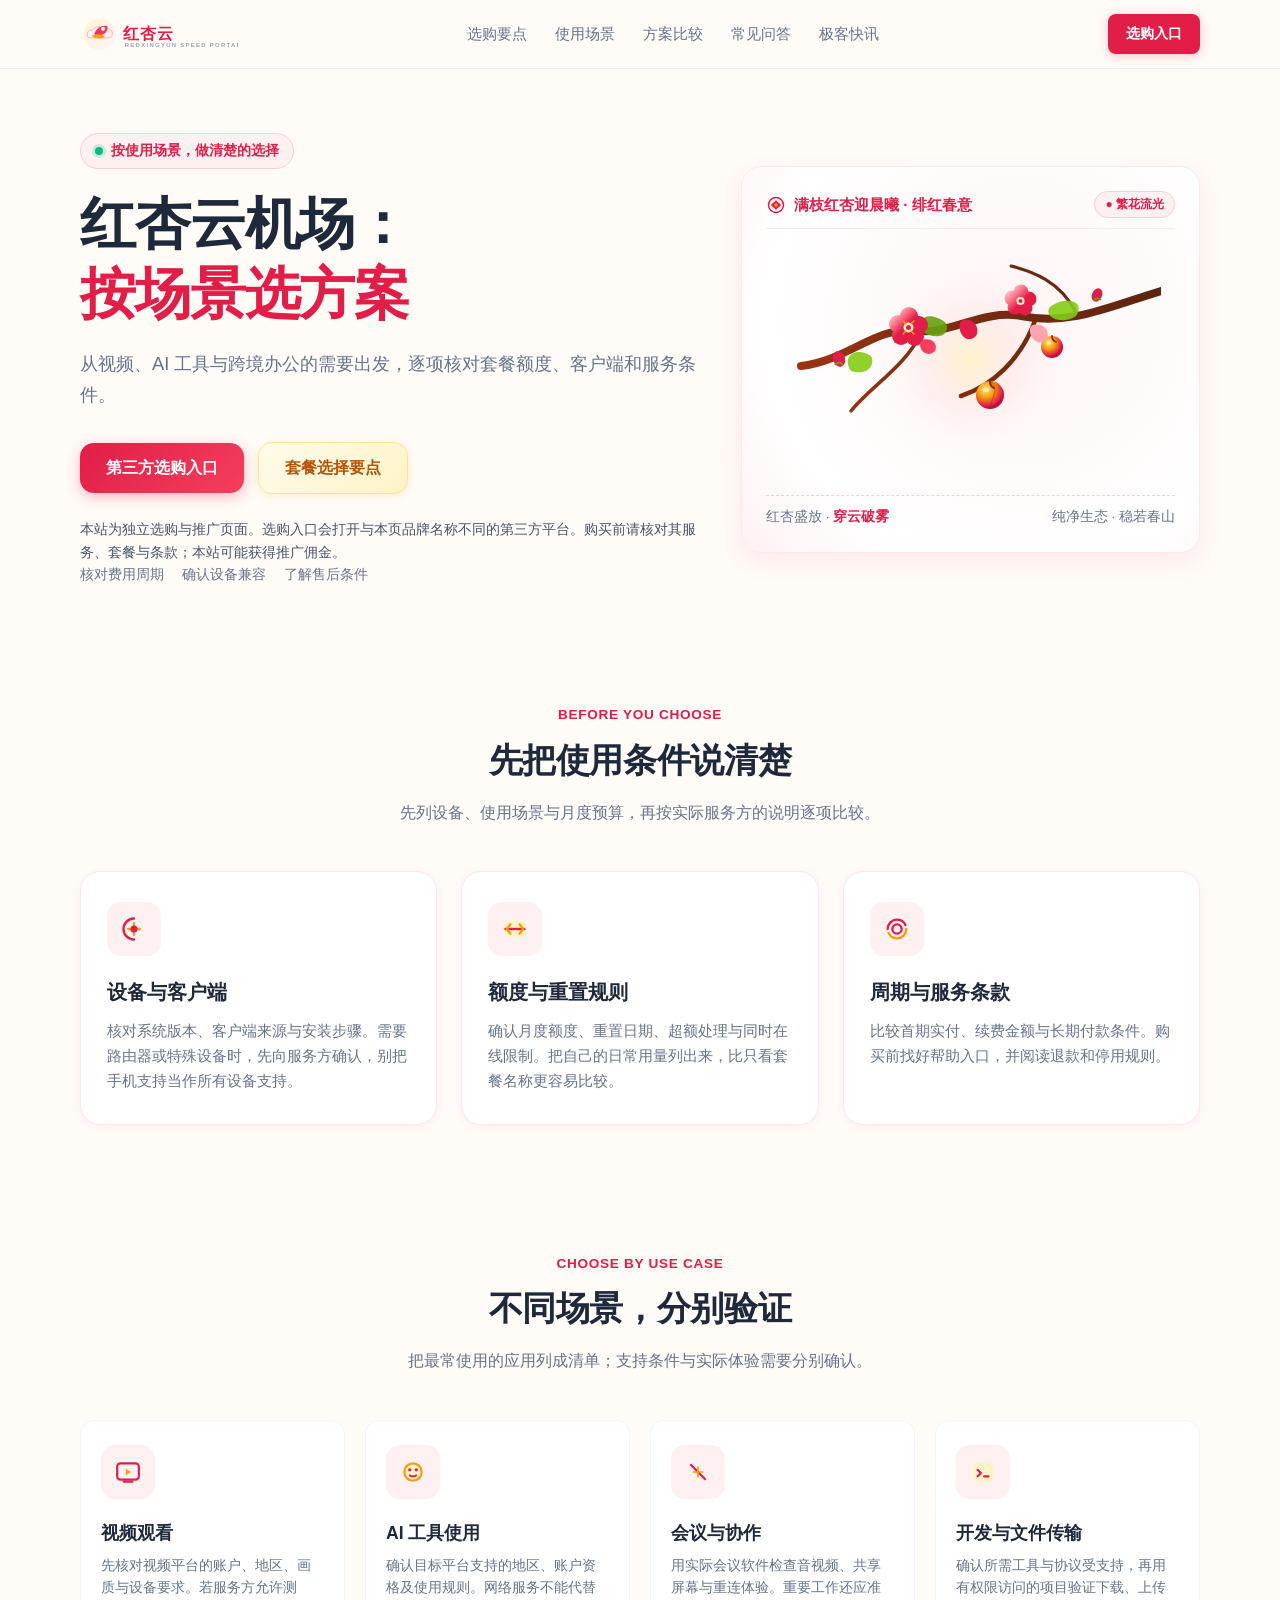
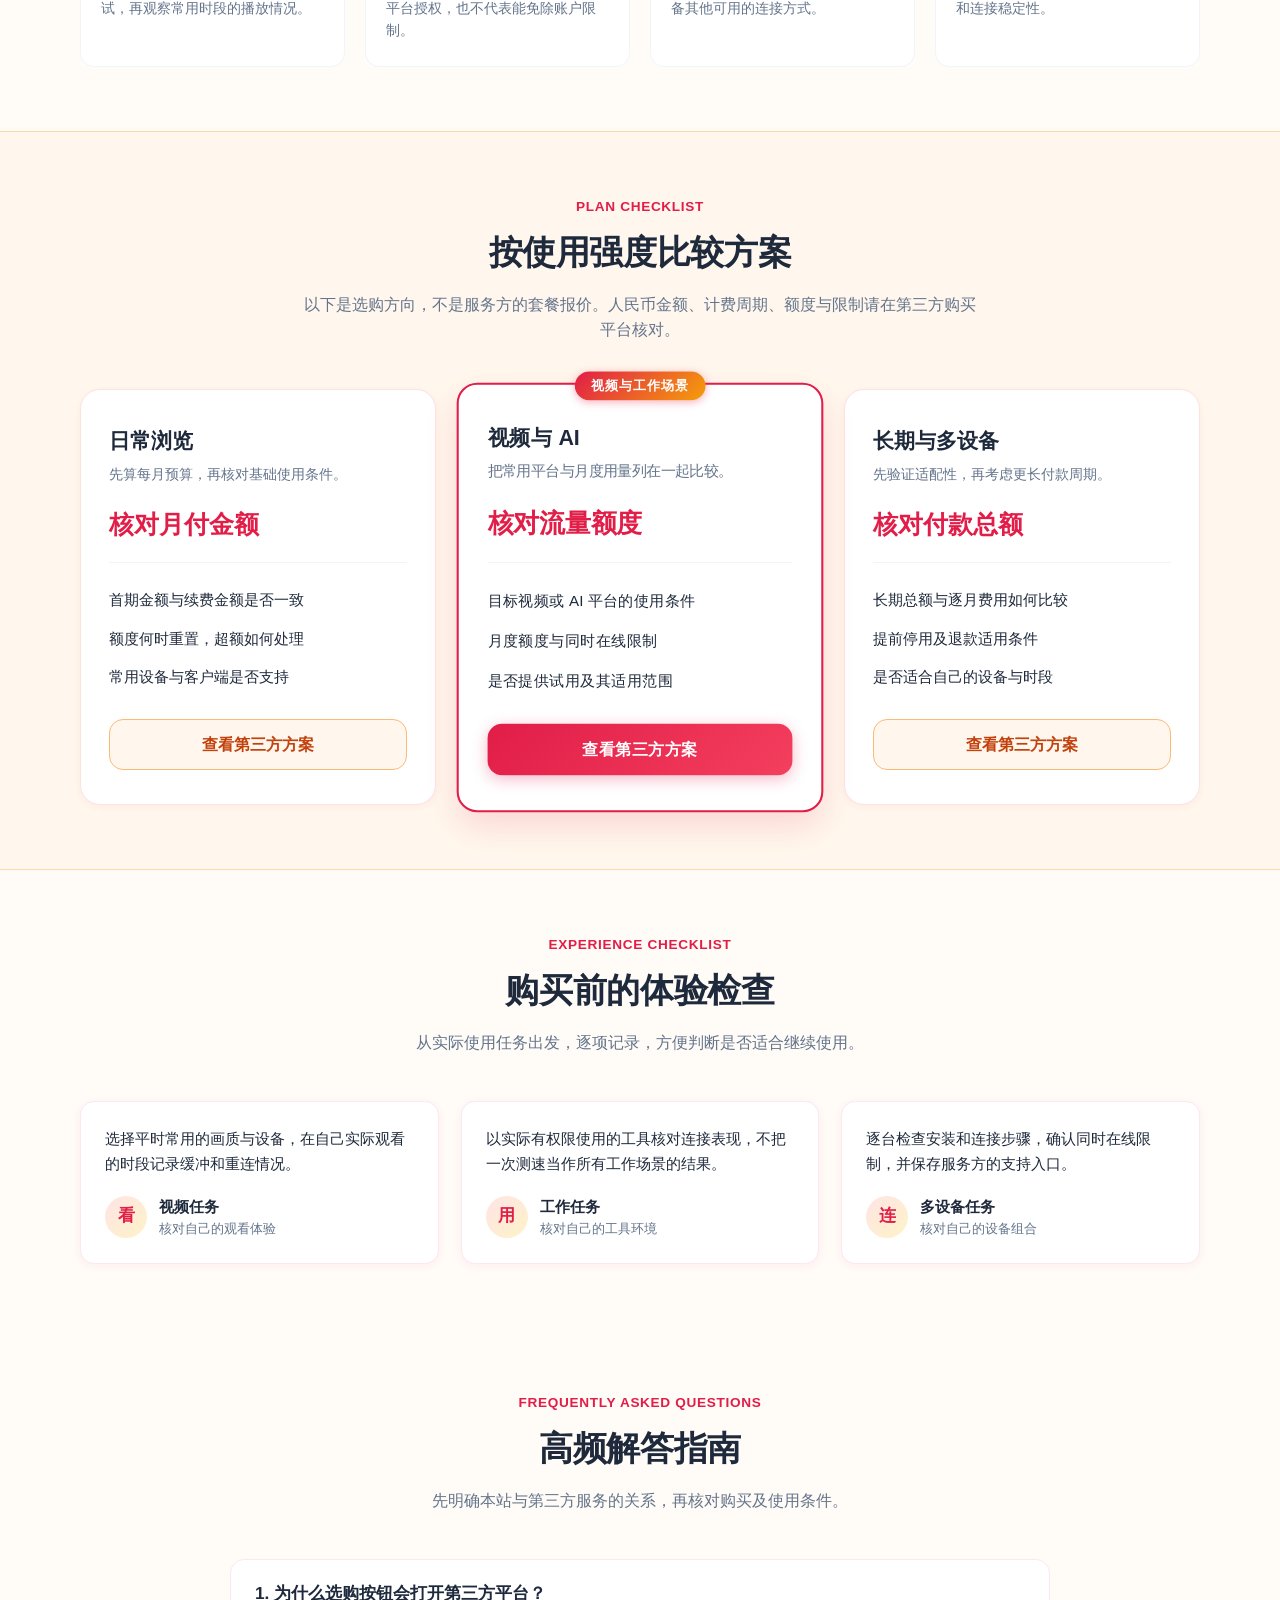
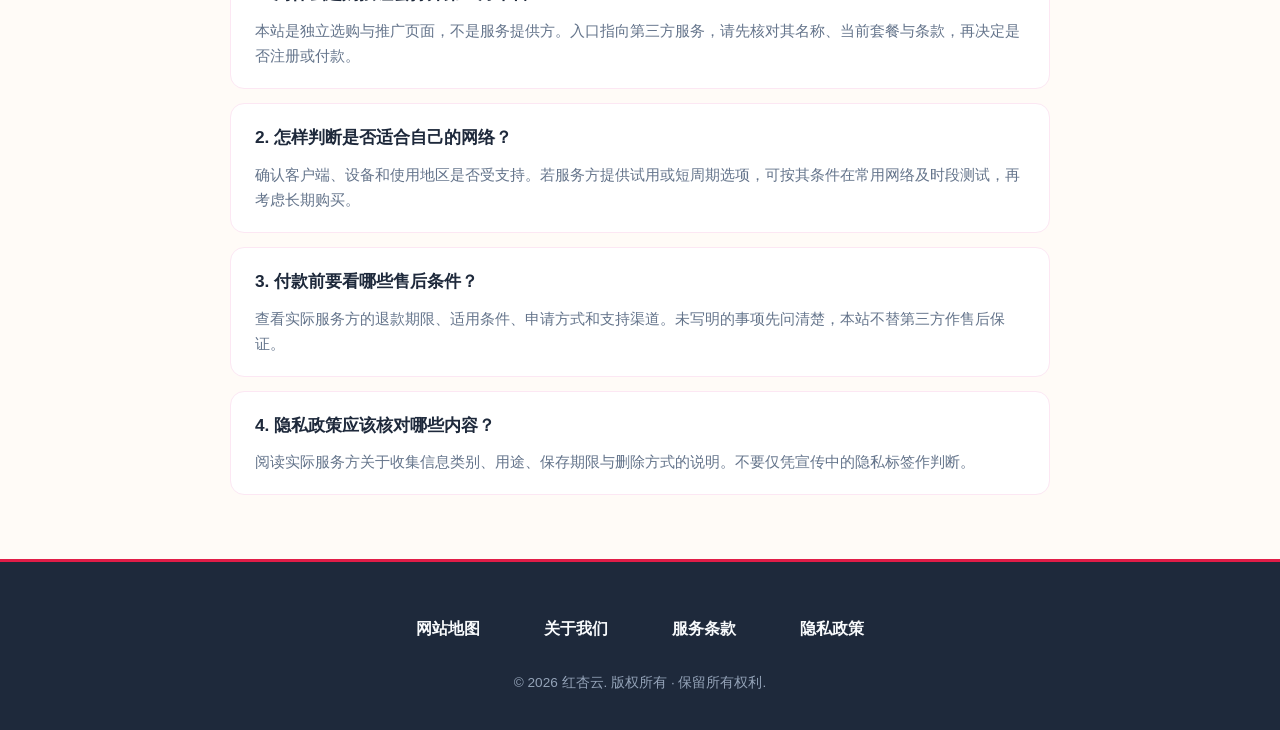
<file: index.html>
<!DOCTYPE html>
<html lang="zh-CN">
<head>
  <meta charset="UTF-8">
  <meta name="viewport" content="width=device-width, initial-scale=1.0">
  <title>红杏云机场选购指南｜流媒体、AI与套餐核对</title>
  <meta name="description" content="按设备、用量与预算核对网络加速套餐。本站为独立选购与推广页面，提供本页套餐入口与第三方选购入口；实际服务名称、费用与条款请在购买平台确认。">
  <meta name="keywords" content="红杏云, 红杏云加速器, 机场选购, 套餐比较, 设备兼容">
  <link rel="canonical" href="https://redxingyun.click/">
  
  <!-- Open Graph 社交元数据 -->
  <meta property="og:type" content="website">
  <meta property="og:locale" content="zh_CN">
  <meta property="og:site_name" content="红杏云">
  <meta property="og:title" content="红杏云机场选购指南｜流媒体、AI与套餐核对">
  <meta property="og:description" content="按设备、用量与预算核对网络加速套餐。本站为独立选购与推广页面，提供本页套餐入口与第三方选购入口；实际服务名称、费用与条款请在购买平台确认。">
  <meta property="og:url" content="https://redxingyun.click/">
  <!-- Twitter Card 元数据 -->
  <meta name="twitter:card" content="summary">
  <meta name="twitter:title" content="红杏云机场选购指南｜流媒体、AI与套餐核对">
  <meta name="twitter:description" content="按设备、用量与预算核对网络加速套餐。本站为独立选购与推广页面，提供本页套餐入口与第三方选购入口；实际服务名称、费用与条款请在购买平台确认。">
  <!-- Page metadata -->
  <script type="application/ld+json">{"@context": "https://schema.org", "@type": "WebPage", "name": "红杏云机场选购指南｜流媒体、AI与套餐核对", "description": "按设备、用量与预算核对网络加速套餐。本站为独立选购与推广页面，提供本页套餐入口与第三方选购入口；实际服务名称、费用与条款请在购买平台确认。", "url": "https://redxingyun.click/", "inLanguage": "zh-CN"}</script>

  <link rel="stylesheet" href="style.css">
<style id="purchase-clarity-20261124">.promotion-note{font-size:.86rem;line-height:1.7;color:#475569;max-width:620px;margin:20px auto 0}a:focus-visible{outline:3px solid #E11D48;outline-offset:4px}html{scroll-padding-top:0}#pricing{scroll-margin-top:130px}.hero-headline{font-size:clamp(2rem,4.4vw,3.6rem);line-height:1.25}.hero-action-dock{flex-wrap:wrap}.promotion-note{margin-left:0}@media(max-width:768px){.hero-orbit{padding-top:28px}.hero-headline{font-size:2rem;margin-top:16px}.hero-subhead{font-size:.96rem;line-height:1.7}.hero-action-dock{gap:12px;margin-top:22px}.hero-action-dock .btn{padding:12px 16px;font-size:.92rem}.hero-trust-row{gap:10px;margin-top:16px}.promotion-note{font-size:.8rem;margin-top:16px}}@media(max-width:390px){.hero-headline{font-size:1.9rem}.hero-pill-badge{font-size:.75rem}}@media(prefers-reduced-motion:reduce){*{scroll-behavior:auto!important;animation:none!important;transition:none!important}}</style>
<style id="purchase-facts-20261124">.selection-label{font-size:1.55rem!important;line-height:1.4}.voice-body{font-style:normal}.feature-checklist{line-height:1.8}</style>
</head>
<body>

  <!-- 顶部导览 -->
  <header class="orbit-masthead">
    <div class="container masthead-inner">
      <a href="index.html" class="brand-logo-link" aria-label="红杏云首页">
        <!-- 专属主题 Logo：光羽穿云 · 红杏流光徽标 (内联 SVG) -->
        <svg class="brand-logo-svg" viewBox="0 0 240 60" fill="none" xmlns="http://www.w3.org/2000/svg">
          <defs>
            <linearGradient id="apricotGlow" x1="0" y1="0" x2="60" y2="60" gradientUnits="userSpaceOnUse">
              <stop stop-color="#E11D48"/>
              <stop offset="0.6" stop-color="#F43F5E"/>
              <stop offset="1" stop-color="#F59E0B"/>
            </linearGradient>
            <linearGradient id="cloudHalo" x1="10" y1="10" x2="50" y2="50" gradientUnits="userSpaceOnUse">
              <stop stop-color="#FEF3C7" stop-opacity="0.8"/>
              <stop offset="1" stop-color="#FEE2E2" stop-opacity="0.2"/>
            </linearGradient>
          </defs>
          <!-- 流云光环背景 -->
          <circle cx="30" cy="30" r="24" fill="url(#cloudHalo)"/>
          <path d="M16 36C12 36 10 33 11 29C12 25 16 23 19 24C21 20 27 18 32 20C36 17 43 19 45 23C48 24 50 27 49 31C48 35 44 36 41 36H16Z" fill="#FFF1F2" stroke="#FDA4AF" stroke-width="1.2"/>
          <!-- 杏花花瓣化作疾速光羽 -->
          <path d="M22 29C25 21 34 16 41 18C44 24 39 31 31 32C24 33 21 31 22 29Z" fill="url(#apricotGlow)"/>
          <path d="M18 33C24 29 32 30 38 34C32 38 23 37 18 33Z" fill="#F59E0B"/>
          <circle cx="35" cy="22" r="3" fill="#FFFBEB"/>
          <!-- 品牌文字字标 -->
          <text x="66" y="38" font-family="-apple-system, BlinkMacSystemFont, 'PingFang SC', sans-serif" font-size="24" font-weight="900" fill="#E11D48" letter-spacing="1.5">红杏云</text>
          <text x="68" y="50" font-family="-apple-system, BlinkMacSystemFont, 'PingFang SC', sans-serif" font-size="9" font-weight="600" fill="#94A3B8" letter-spacing="2">REDXINGYUN SPEED PORTAL</text>
        </svg>
      </a>

      <nav class="masthead-nav">
        <a href="#speed" class="nav-link">选购要点</a>
        <a href="#stream" class="nav-link">使用场景</a>
        <a href="#pricing" class="nav-link">方案比较</a>
        <a href="#faq" class="nav-link">常见问答</a>
        <a href="insights.html" class="nav-link">极客快讯</a>
      </nav>

      <a href="https://ww012.twilightaff.com/#/?code=A56DH1Af" class="nav-cta-btn" rel="nofollow sponsored noopener" target="_blank">选购入口</a>
    </div>
  </header>

  <!-- 首屏 Hero 架构 -->
  <section class="hero-orbit">
    <div class="container hero-layout">
      <div class="hero-text-block"><div class="hero-pill-badge"><span class="badge-dot"></span>按使用场景，做清楚的选择</div><h1 class="hero-headline">红杏云机场：<br><span class="headline-highlight">按场景选方案</span></h1><p class="hero-subhead">从视频、AI 工具与跨境办公的需要出发，逐项核对套餐额度、客户端和服务条件。</p><div class="hero-action-dock"><a href="https://ww012.twilightaff.com/#/?code=A56DH1Af" class="btn btn-primary" rel="nofollow sponsored noopener" target="_blank">第三方选购入口</a><a href="#pricing" class="btn btn-dofollow">套餐选择要点</a></div><p class="promotion-note">本站为独立选购与推广页面。选购入口会打开与本页品牌名称不同的第三方平台。购买前请核对其服务、套餐与条款；本站可能获得推广佣金。</p><div class="hero-trust-row"><span class="trust-item">核对费用周期</span><span class="trust-item">确认设备兼容</span><span class="trust-item">了解售后条件</span></div></div>

<!-- 右侧红杏春意动态画卷 (以红杏为素材的专属图画/动图，无任何节点指标) -->
      <aside class="apricot-visual-stage" aria-label="红杏迎春 · 晨曦花雨流光画卷">
        <div class="apricot-stage-header">
          <div class="apricot-stage-title">
            <svg width="20" height="20" viewBox="0 0 24 24" fill="none">
              <circle cx="12" cy="12" r="9" fill="#FFF1F2" stroke="#E11D48" stroke-width="1.8"/>
              <path d="M12 6C13.5 9 17 10 18 12C17 14 13.5 15 12 18C10.5 15 7 14 6 12C7 10 10.5 9 12 6Z" fill="#E11D48"/>
              <circle cx="12" cy="12" r="2.2" fill="#F59E0B"/>
            </svg>
            满枝红杏迎晨曦 · 绯红春意
          </div>
          <span class="apricot-live-tag">● 繁花流光</span>
        </div>

        <!-- 专属红杏矢量艺术动图 (纯原生SVG + CSS平滑物理动效) -->
        <svg class="apricot-svg-art" viewBox="0 0 380 240" fill="none" xmlns="http://www.w3.org/2000/svg">
          <defs>
            <radialGradient id="apricotSunGlow" cx="50%" cy="50%" r="50%">
              <stop offset="0%" stop-color="#FEF3C7" stop-opacity="0.9"/>
              <stop offset="50%" stop-color="#FEE2E2" stop-opacity="0.45"/>
              <stop offset="100%" stop-color="#FFF1F2" stop-opacity="0"/>
            </radialGradient>
            <linearGradient id="woodBranchGrad" x1="380" y1="40" x2="60" y2="200" gradientUnits="userSpaceOnUse">
              <stop stop-color="#5C240E"/>
              <stop offset="0.6" stop-color="#7C2D12"/>
              <stop offset="1" stop-color="#9A3412"/>
            </linearGradient>
            <radialGradient id="fruitApricot1" cx="35%" cy="30%" r="65%">
              <stop offset="0%" stop-color="#FDE68A"/>
              <stop offset="45%" stop-color="#F59E0B"/>
              <stop offset="90%" stop-color="#E11D48"/>
              <stop offset="100%" stop-color="#BE123C"/>
            </radialGradient>
            <linearGradient id="blossomPetalGrad" x1="0" y1="0" x2="16" y2="16" gradientUnits="userSpaceOnUse">
              <stop stop-color="#FFF1F2"/>
              <stop offset="0.6" stop-color="#FB7185"/>
              <stop offset="1" stop-color="#E11D48"/>
            </linearGradient>
          </defs>

          <!-- 晨曦暖阳背景光晕 -->
          <circle cx="190" cy="120" r="95" fill="url(#apricotSunGlow)" class="anim-glow"/>

          <!-- 摇曳红杏古枝 -->
          <g class="anim-branch">
            <!-- 主干 -->
            <path d="M380 50C330 65 290 85 240 75C200 68 170 95 130 90C95 86 65 120 20 125" stroke="url(#woodBranchGrad)" stroke-width="8" stroke-linecap="round"/>
            <!-- 次生枝杈 -->
            <path d="M255 77C240 120 210 145 180 155" stroke="url(#woodBranchGrad)" stroke-width="4.5" stroke-linecap="round"/>
            <path d="M140 92C125 125 90 145 70 170" stroke="url(#woodBranchGrad)" stroke-width="3.5" stroke-linecap="round"/>
            <path d="M295 72C280 40 250 30 230 25" stroke="url(#woodBranchGrad)" stroke-width="3" stroke-linecap="round"/>

            <!-- 娇嫩青绿新叶 -->
            <path d="M270 65C285 55 305 60 295 75C280 85 260 75 270 65Z" fill="#84CC16" opacity="0.9"/>
            <path d="M165 82C150 70 135 75 140 90C155 100 170 95 165 82Z" fill="#65A30D" opacity="0.9"/>
            <path d="M90 115C75 105 60 115 70 130C85 135 95 125 90 115Z" fill="#84CC16" opacity="0.9"/>

            <!-- 硕果累累：金红熟杏 -->
            <g transform="translate(195, 140)">
              <circle cx="14" cy="14" r="14" fill="url(#fruitApricot1)"/>
              <path d="M14 0C14 4 15 6 18 7" stroke="#7C2D12" stroke-width="2" stroke-linecap="round"/>
              <path d="M14 0C18 3 20 8 18 14C16 20 14 26 14 28" stroke="#BE123C" stroke-width="1.2" opacity="0.4" fill="none"/>
              <ellipse cx="10" cy="9" rx="3.5" ry="2" fill="#FEF3C7" opacity="0.7"/>
            </g>

            <g transform="translate(260, 95)">
              <circle cx="11" cy="11" r="11" fill="url(#fruitApricot1)"/>
              <path d="M11 0C11 3 12 5 15 6" stroke="#7C2D12" stroke-width="1.8" stroke-linecap="round"/>
              <ellipse cx="8" cy="7" rx="2.5" ry="1.5" fill="#FEF3C7" opacity="0.6"/>
            </g>

            <!-- 盛放红杏花丛 1 (枝头大花) -->
            <g transform="translate(110, 68)">
              <circle cx="18" cy="7" r="9" fill="url(#blossomPetalGrad)"/>
              <circle cx="28" cy="16" r="9" fill="url(#blossomPetalGrad)"/>
              <circle cx="24" cy="28" r="9" fill="url(#blossomPetalGrad)"/>
              <circle cx="10" cy="27" r="9" fill="url(#blossomPetalGrad)"/>
              <circle cx="7" cy="15" r="9" fill="url(#blossomPetalGrad)"/>
              <circle cx="17.5" cy="18.5" r="5" fill="#FEF3C7"/>
              <circle cx="17.5" cy="18.5" r="2.5" fill="#E11D48"/>
              <!-- 金色花蕊 -->
              <path d="M15 15L12 12M20 15L23 12M15 22L12 25M20 22L23 25" stroke="#F59E0B" stroke-width="1.5" stroke-linecap="round"/>
            </g>

            <!-- 盛放红杏花丛 2 -->
            <g transform="translate(225, 45)">
              <circle cx="15" cy="6" r="7.5" fill="url(#blossomPetalGrad)"/>
              <circle cx="23" cy="13" r="7.5" fill="url(#blossomPetalGrad)"/>
              <circle cx="19" cy="22" r="7.5" fill="url(#blossomPetalGrad)"/>
              <circle cx="9" cy="21" r="7.5" fill="url(#blossomPetalGrad)"/>
              <circle cx="6" cy="12" r="7.5" fill="url(#blossomPetalGrad)"/>
              <circle cx="14.5" cy="15" r="4" fill="#FEF3C7"/>
              <circle cx="14.5" cy="15" r="2" fill="#E11D48"/>
            </g>

            <!-- 含苞待放红杏花蕾 -->
            <g transform="translate(50, 110)">
              <ellipse cx="8" cy="8" rx="6" ry="8" fill="#E11D48" transform="rotate(-20 8 8)"/>
              <path d="M4 14C6 11 10 11 12 14" stroke="#65A30D" stroke-width="2"/>
            </g>
            <g transform="translate(310, 48)">
              <ellipse cx="6" cy="6" rx="5" ry="7" fill="#E11D48" transform="rotate(25 6 6)"/>
              <path d="M3 11C5 9 8 9 10 11" stroke="#65A30D" stroke-width="1.8"/>
            </g>
          </g>

          <!-- 动态飘散的绯红花瓣 (CSS Keyframe 动画) -->
          <g class="anim-petal-1">
            <path d="M180 80C190 75 200 85 195 95C185 105 175 90 180 80Z" fill="url(#blossomPetalGrad)"/>
          </g>
          <g class="anim-petal-2">
            <path d="M140 100C148 95 158 102 154 110C146 118 136 108 140 100Z" fill="#F43F5E"/>
          </g>
          <g class="anim-petal-3">
            <path d="M250 85C260 80 270 88 266 98C258 108 245 95 250 85Z" fill="#FDA4AF"/>
          </g>
        </svg>

        <div class="apricot-stage-footer">
          <span>红杏盛放 · <strong>穿云破雾</strong></span>
          <span>纯净生态 · 稳若春山</span>
        </div>
      </aside>
    </div>
  </section>

  <!-- 核心优势卡片：动态替换标题【先把使用条件说清楚】 (3 张卡片) -->
  <section class="section-wrapper" id="speed">
    <div class="container">
      <div class="section-head-box">
        <p class="section-kicker">Before You Choose</p>
        <h2 class="section-main-title">先把使用条件说清楚</h2>
        <p class="section-desc">先列设备、使用场景与月度预算，再按实际服务方的说明逐项比较。</p>
      </div>

      <div class="speed-grid">
        <!-- 卡片 1 -->
        <article class="speed-card">
          <div class="duotone-icon-box">
            <!-- Duotone SVG Icon: 智能 Anycast 选路 -->
            <svg width="28" height="28" viewBox="0 0 24 24" fill="none">
              <circle cx="12" cy="12" r="9" fill="#FFF1F2"/>
              <path d="M12 3C7.029 3 3 7.029 3 12C3 16.971 7.029 21 12 21" stroke="#E11D48" stroke-width="2" stroke-linecap="round"/>
              <path d="M12 7V17M7 12H17" stroke="#F59E0B" stroke-width="2" stroke-linecap="round"/>
              <circle cx="12" cy="12" r="3" fill="#E11D48"/>
            </svg>
          </div>
          <h3 class="card-title">设备与客户端</h3>
          <p class="card-text">核对系统版本、客户端来源与安装步骤。需要路由器或特殊设备时，先向服务方确认，别把手机支持当作所有设备支持。</p>
        </article>

        <!-- 卡片 2 -->
        <article class="speed-card">
          <div class="duotone-icon-box">
            <!-- Duotone SVG Icon: 物理专线直连 -->
            <svg width="28" height="28" viewBox="0 0 24 24" fill="none">
              <rect x="3" y="5" width="18" height="14" rx="3" fill="#FEF3C7"/>
              <path d="M3 12H21" stroke="#E11D48" stroke-width="2"/>
              <path d="M8 8L5 12L8 16M16 8L19 12L16 16" stroke="#F59E0B" stroke-width="2" stroke-linecap="round" stroke-linejoin="round"/>
            </svg>
          </div>
          <h3 class="card-title">额度与重置规则</h3>
          <p class="card-text">确认月度额度、重置日期、超额处理与同时在线限制。把自己的日常用量列出来，比只看套餐名称更容易比较。</p>
        </article>

        <!-- 卡片 3 -->
        <article class="speed-card">
          <div class="duotone-icon-box">
            <!-- Duotone SVG Icon: 智能故障切换 -->
            <svg width="28" height="28" viewBox="0 0 24 24" fill="none">
              <path d="M4 12C4 7.58 7.58 4 12 4C15.19 4 17.94 5.87 19.22 8.5" stroke="#E11D48" stroke-width="2" stroke-linecap="round"/>
              <path d="M20 12C20 16.42 16.42 20 12 20C8.81 20 6.06 18.13 4.78 15.5" stroke="#F59E0B" stroke-width="2" stroke-linecap="round"/>
              <circle cx="12" cy="12" r="4" fill="#FFF1F2" stroke="#E11D48" stroke-width="2"/>
            </svg>
          </div>
          <h3 class="card-title">周期与服务条款</h3>
          <p class="card-text">比较首期实付、续费金额与长期付款条件。购买前找好帮助入口，并阅读退款和停用规则。</p>
        </article>
      </div>
    </div>
  </section>

  <!-- 流媒体与 AI 支持卡片：动态替换标题【不同场景，分别验证】 (4 张卡片) -->
  <section class="section-wrapper" id="stream">
    <div class="container">
      <div class="section-head-box">
        <p class="section-kicker">Choose By Use Case</p>
        <h2 class="section-main-title">不同场景，分别验证</h2>
        <p class="section-desc">把最常使用的应用列成清单；支持条件与实际体验需要分别确认。</p>
      </div>

      <div class="ai-stream-grid">
        <!-- 卡片 1 -->
        <div class="stream-card">
          <div class="duotone-icon-box">
            <svg width="26" height="26" viewBox="0 0 24 24" fill="none">
              <rect x="2" y="4" width="20" height="15" rx="3" fill="#FFF1F2" stroke="#E11D48" stroke-width="2"/>
              <path d="M10 9L15 12L10 15V9Z" fill="#F59E0B"/>
              <path d="M8 21H16" stroke="#E11D48" stroke-width="2" stroke-linecap="round"/>
            </svg>
          </div>
          <h4 class="stream-card-title">视频观看</h4>
          <p class="stream-card-desc">先核对视频平台的账户、地区、画质与设备要求。若服务方允许测试，再观察常用时段的播放情况。</p>
        </div>

        <!-- 卡片 2 -->
        <div class="stream-card">
          <div class="duotone-icon-box">
            <svg width="26" height="26" viewBox="0 0 24 24" fill="none">
              <circle cx="12" cy="12" r="8" fill="#FEF3C7" stroke="#F59E0B" stroke-width="2"/>
              <circle cx="9" cy="10" r="1.5" fill="#E11D48"/>
              <circle cx="15" cy="10" r="1.5" fill="#E11D48"/>
              <path d="M9 15C10 16.5 14 16.5 15 15" stroke="#E11D48" stroke-width="1.8" stroke-linecap="round"/>
            </svg>
          </div>
          <h4 class="stream-card-title">AI 工具使用</h4>
          <p class="stream-card-desc">确认目标平台支持的地区、账户资格及使用规则。网络服务不能代替平台授权，也不代表能免除账户限制。</p>
        </div>

        <!-- 卡片 3 -->
        <div class="stream-card">
          <div class="duotone-icon-box">
            <svg width="26" height="26" viewBox="0 0 24 24" fill="none">
              <circle cx="12" cy="12" r="9" fill="#FFF1F2"/>
              <path d="M4.93 4.93L19.07 19.07" stroke="#E11D48" stroke-width="2"/>
              <path d="M12 7V17M7 12H17" stroke="#F59E0B" stroke-width="1.5"/>
            </svg>
          </div>
          <h4 class="stream-card-title">会议与协作</h4>
          <p class="stream-card-desc">用实际会议软件检查音视频、共享屏幕与重连体验。重要工作还应准备其他可用的连接方式。</p>
        </div>

        <!-- 卡片 4 -->
        <div class="stream-card">
          <div class="duotone-icon-box">
            <svg width="26" height="26" viewBox="0 0 24 24" fill="none">
              <rect x="3" y="3" width="18" height="18" rx="3" fill="#FEF3C7"/>
              <path d="M7 10L10 13L7 16M13 16H17" stroke="#E11D48" stroke-width="2" stroke-linecap="round" stroke-linejoin="round"/>
            </svg>
          </div>
          <h4 class="stream-card-title">开发与文件传输</h4>
          <p class="stream-card-desc">确认所需工具与协议受支持，再用有权限访问的项目验证下载、上传和连接稳定性。</p>
        </div>
      </div>
    </div>
  </section>

  <!-- 价格对比表：必须包含 3 个对比套餐 -->
  <section class="section-wrapper pricing-section" id="pricing">
    <div class="container">
      <div class="section-head-box">
        <p class="section-kicker">Plan Checklist</p>
        <h2 class="section-main-title">按使用强度比较方案</h2>
        <p class="section-desc">以下是选购方向，不是服务方的套餐报价。人民币金额、计费周期、额度与限制请在第三方购买平台核对。</p>
      </div>

      <div class="pricing-deck">
        <!-- 套餐 1：日常浏览 -->
        <div class="price-card">
          <h3 class="price-tier-name">日常浏览</h3>
          <p class="price-tier-desc">先算每月预算，再核对基础使用条件。</p>
          <div class="price-figure-box"><span class="price-amount selection-label">核对月付金额</span></div>
          <ul class="feature-checklist"><li class="feature-item">首期金额与续费金额是否一致</li><li class="feature-item">额度何时重置，超额如何处理</li><li class="feature-item">常用设备与客户端是否支持</li></ul>
          <a href="https://ww012.twilightaff.com/#/?code=A56DH1Af" class="btn btn-secondary btn-block" rel="nofollow sponsored noopener" target="_blank">查看第三方方案</a>
        </div>

        <!-- 套餐 2：视频与 AI (Featured) -->
        <div class="price-card featured">
          <div class="ribbon-popular">视频与工作场景</div>
          <h3 class="price-tier-name">视频与 AI</h3>
          <p class="price-tier-desc">把常用平台与月度用量列在一起比较。</p>
          <div class="price-figure-box"><span class="price-amount selection-label">核对流量额度</span></div>
          <ul class="feature-checklist"><li class="feature-item">目标视频或 AI 平台的使用条件</li><li class="feature-item">月度额度与同时在线限制</li><li class="feature-item">是否提供试用及其适用范围</li></ul>
          <a href="https://ww012.twilightaff.com/#/?code=A56DH1Af" class="btn btn-primary btn-block" rel="nofollow sponsored noopener" target="_blank">查看第三方方案</a>
        </div>

        <!-- 套餐 3：长期与多设备 -->
        <div class="price-card">
          <h3 class="price-tier-name">长期与多设备</h3>
          <p class="price-tier-desc">先验证适配性，再考虑更长付款周期。</p>
          <div class="price-figure-box"><span class="price-amount selection-label">核对付款总额</span></div>
          <ul class="feature-checklist"><li class="feature-item">长期总额与逐月费用如何比较</li><li class="feature-item">提前停用及退款适用条件</li><li class="feature-item">是否适合自己的设备与时段</li></ul>
          <a href="https://ww012.twilightaff.com/#/?code=A56DH1Af" class="btn btn-secondary btn-block" rel="nofollow sponsored noopener" target="_blank">查看第三方方案</a>
        </div>
      </div>
    </div>
  </section>

  <!-- 用户评价：动态替换标题【购买前的体验检查】 (3 条) -->
  <section class="section-wrapper">
    <div class="container">
      <div class="section-head-box">
        <p class="section-kicker">Experience Checklist</p>
        <h2 class="section-main-title">购买前的体验检查</h2>
        <p class="section-desc">从实际使用任务出发，逐项记录，方便判断是否适合继续使用。</p>
      </div>

      <div class="voices-grid">
        <div class="voice-card">
          <p class="voice-body">选择平时常用的画质与设备，在自己实际观看的时段记录缓冲和重连情况。</p>
          <div class="voice-user-meta">
            <div class="user-avatar-initial">看</div>
            <div>
              <div class="user-name">视频任务</div>
              <div class="user-role">核对自己的观看体验</div>
            </div>
          </div>
        </div>

        <div class="voice-card">
          <p class="voice-body">以实际有权限使用的工具核对连接表现，不把一次测速当作所有工作场景的结果。</p>
          <div class="voice-user-meta">
            <div class="user-avatar-initial">用</div>
            <div>
              <div class="user-name">工作任务</div>
              <div class="user-role">核对自己的工具环境</div>
            </div>
          </div>
        </div>

        <div class="voice-card">
          <p class="voice-body">逐台检查安装和连接步骤，确认同时在线限制，并保存服务方的支持入口。</p>
          <div class="voice-user-meta">
            <div class="user-avatar-initial">连</div>
            <div>
              <div class="user-name">多设备任务</div>
              <div class="user-role">核对自己的设备组合</div>
            </div>
          </div>
        </div>
      </div>
    </div>
  </section>

  <!-- 常见问题：动态替换标题【高频解答指南】 (4 条) -->
  <section class="section-wrapper" id="faq">
    <div class="container">
      <div class="section-head-box">
        <p class="section-kicker">Frequently Asked Questions</p>
        <h2 class="section-main-title">高频解答指南</h2>
        <p class="section-desc">先明确本站与第三方服务的关系，再核对购买及使用条件。</p>
      </div>

      <div class="faq-stack">
        <div class="faq-card">
          <h3 class="faq-question">1. 为什么选购按钮会打开第三方平台？</h3>
          <p class="faq-answer">本站是独立选购与推广页面，不是服务提供方。入口指向第三方服务，请先核对其名称、当前套餐与条款，再决定是否注册或付款。</p>
        </div>

        <div class="faq-card">
          <h3 class="faq-question">2. 怎样判断是否适合自己的网络？</h3>
          <p class="faq-answer">确认客户端、设备和使用地区是否受支持。若服务方提供试用或短周期选项，可按其条件在常用网络及时段测试，再考虑长期购买。</p>
        </div>

        <div class="faq-card">
          <h3 class="faq-question">3. 付款前要看哪些售后条件？</h3>
          <p class="faq-answer">查看实际服务方的退款期限、适用条件、申请方式和支持渠道。未写明的事项先问清楚，本站不替第三方作售后保证。</p>
        </div>

        <div class="faq-card">
          <h3 class="faq-question">4. 隐私政策应该核对哪些内容？</h3>
          <p class="faq-answer">阅读实际服务方关于收集信息类别、用途、保存期限与删除方式的说明。不要仅凭宣传中的隐私标签作判断。</p>
        </div>
      </div>
    </div>
  </section>

  <!-- 页脚规范：严格仅展示且只展示4个中文标题，均独立打开新页面 -->
  <footer class="dock-footer">
    <div class="container">
      <nav class="footer-nav-quad" aria-label="页脚索引导航">
        <a href="sitemap.html" class="footer-link-title">网站地图</a>
        <a href="about.html" class="footer-link-title">关于我们</a>
        <a href="terms.html" class="footer-link-title">服务条款</a>
        <a href="privacy.html" class="footer-link-title">隐私政策</a>
      </nav>
      <div class="footer-copy">
        © 2026 红杏云. 版权所有 · 保留所有权利.
      </div>
    </div>
  </footer>

</body>
</html>
</file>
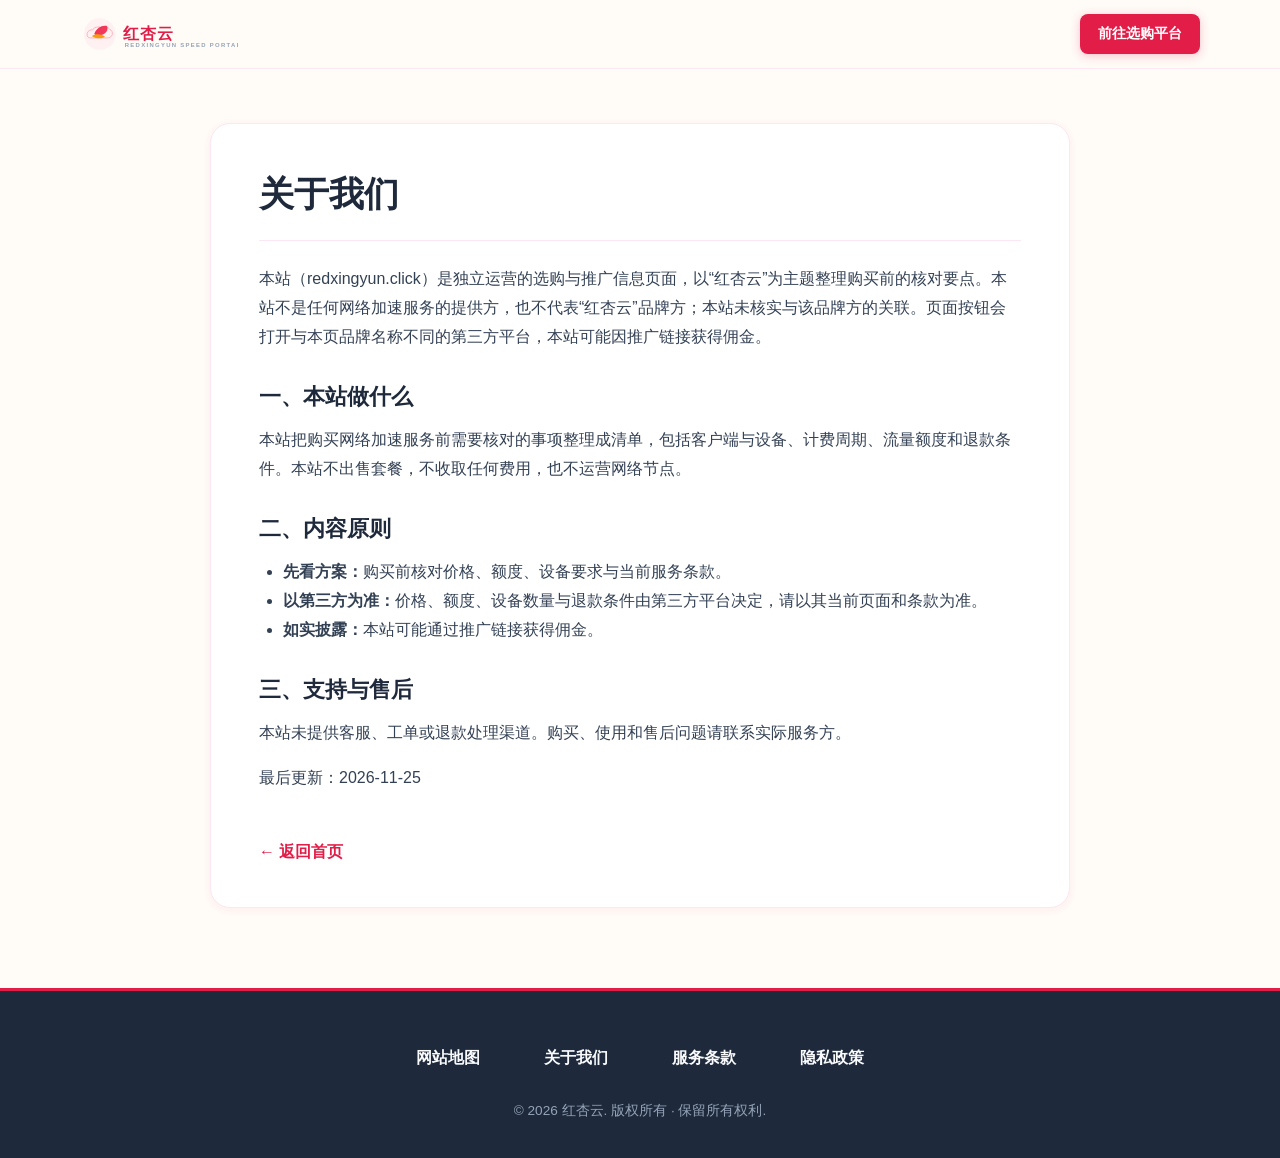
<file: about.html>
<!DOCTYPE html>
<html lang="zh-CN">
<head>
  <meta charset="UTF-8">
  <meta name="viewport" content="width=device-width, initial-scale=1.0">
  <title>关于我们 - 红杏云</title>
  <meta name="description" content="本站是独立运营的选购与推广信息页面，说明本站做什么、不做什么，以及推广披露。">
  <link rel="stylesheet" href="style.css">
  <link rel="canonical" href="https://redxingyun.click/about.html">
</head>
<body>

  <header class="orbit-masthead">
    <div class="container masthead-inner">
      <a href="index.html" class="brand-logo-link" aria-label="红杏云首页">
        <svg class="brand-logo-svg" viewBox="0 0 240 60" fill="none" xmlns="http://www.w3.org/2000/svg">
          <defs>
            <linearGradient id="apricotGlowSub" x1="0" y1="0" x2="60" y2="60" gradientUnits="userSpaceOnUse">
              <stop stop-color="#E11D48"/>
              <stop offset="0.6" stop-color="#F43F5E"/>
              <stop offset="1" stop-color="#F59E0B"/>
            </linearGradient>
          </defs>
          <circle cx="30" cy="30" r="24" fill="#FFF1F2"/>
          <path d="M16 36C12 36 10 33 11 29C12 25 16 23 19 24C21 20 27 18 32 20C36 17 43 19 45 23C48 24 50 27 49 31C48 35 44 36 41 36H16Z" fill="#FFF1F2" stroke="#FDA4AF" stroke-width="1.2"/>
          <path d="M22 29C25 21 34 16 41 18C44 24 39 31 31 32C24 33 21 31 22 29Z" fill="url(#apricotGlowSub)"/>
          <path d="M18 33C24 29 32 30 38 34C32 38 23 37 18 33Z" fill="#F59E0B"/>
          <text x="66" y="38" font-family="-apple-system, BlinkMacSystemFont, 'PingFang SC', sans-serif" font-size="24" font-weight="900" fill="#E11D48" letter-spacing="1.5">红杏云</text>
          <text x="68" y="50" font-family="-apple-system, BlinkMacSystemFont, 'PingFang SC', sans-serif" font-size="9" font-weight="600" fill="#94A3B8" letter-spacing="2">REDXINGYUN SPEED PORTAL</text>
        </svg>
      </a>
      <a href="https://ww012.twilightaff.com/#/?code=A56DH1Af" class="nav-cta-btn" rel="nofollow sponsored noopener" target="_blank">前往选购平台</a>
    </div>
  </header>

  <main class="subpage-main">
    <div class="container">
      <article class="subpage-article">
        <h1 class="subpage-title">关于我们</h1>
        <div class="subpage-content">
          <p>本站（redxingyun.click）是独立运营的选购与推广信息页面，以“红杏云”为主题整理购买前的核对要点。本站不是任何网络加速服务的提供方，也不代表“红杏云”品牌方；本站未核实与该品牌方的关联。页面按钮会打开与本页品牌名称不同的第三方平台，本站可能因推广链接获得佣金。</p><h2>一、本站做什么</h2><p>本站把购买网络加速服务前需要核对的事项整理成清单，包括客户端与设备、计费周期、流量额度和退款条件。本站不出售套餐，不收取任何费用，也不运营网络节点。</p><h2>二、内容原则</h2><ul><li><strong>先看方案：</strong>购买前核对价格、额度、设备要求与当前服务条款。</li><li><strong>以第三方为准：</strong>价格、额度、设备数量与退款条件由第三方平台决定，请以其当前页面和条款为准。</li><li><strong>如实披露：</strong>本站可能通过推广链接获得佣金。</li></ul><h2>三、支持与售后</h2><p>本站未提供客服、工单或退款处理渠道。购买、使用和售后问题请联系实际服务方。</p><p>最后更新：2026-11-25</p>
          <a href="index.html" class="subpage-back">← 返回首页</a>
        </div>
      </article>
    </div>
  </main>

  <footer class="dock-footer">
    <div class="container">
      <nav class="footer-nav-quad" aria-label="页脚索引导航">
        <a href="sitemap.html" class="footer-link-title">网站地图</a>
        <a href="about.html" class="footer-link-title">关于我们</a>
        <a href="terms.html" class="footer-link-title">服务条款</a>
        <a href="privacy.html" class="footer-link-title">隐私政策</a>
      </nav>
      <div class="footer-copy">
        © 2026 红杏云. 版权所有 · 保留所有权利.
      </div>
    </div>
  </footer>

</body>
</html>
</file>
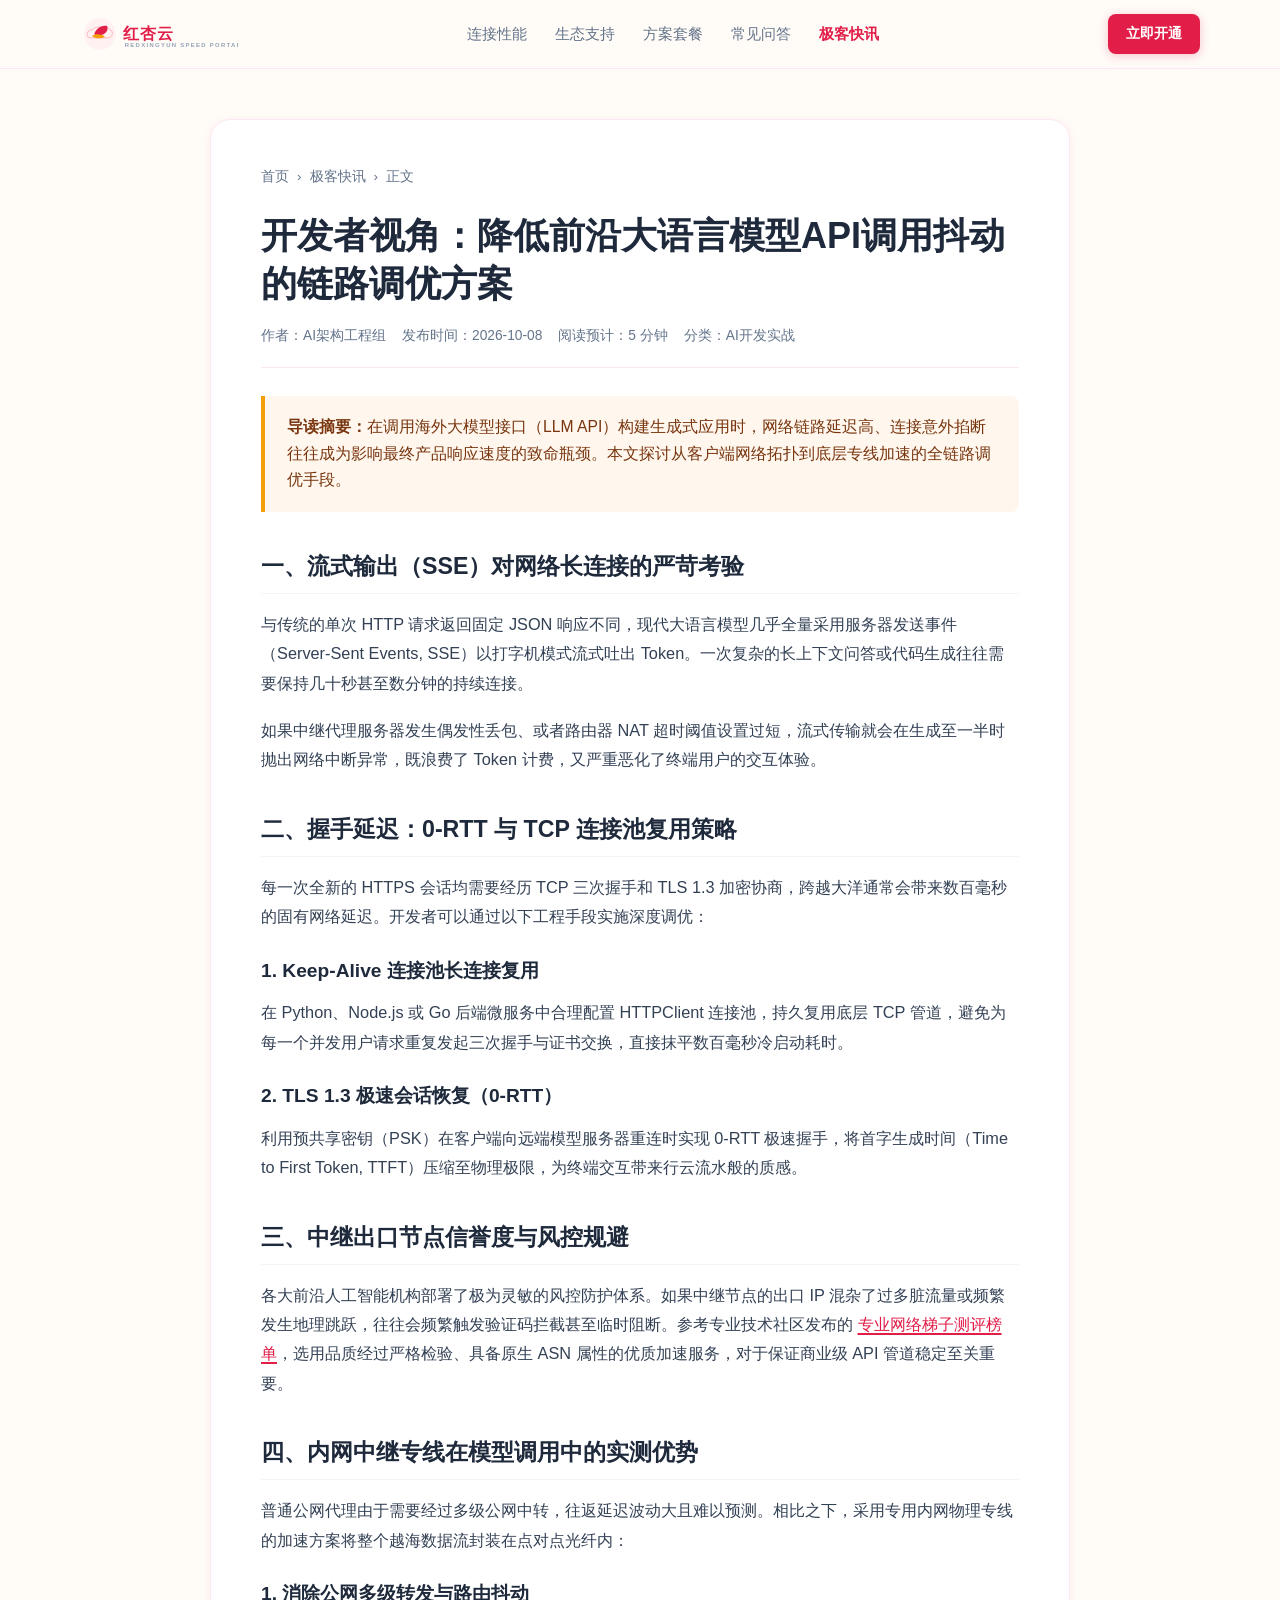
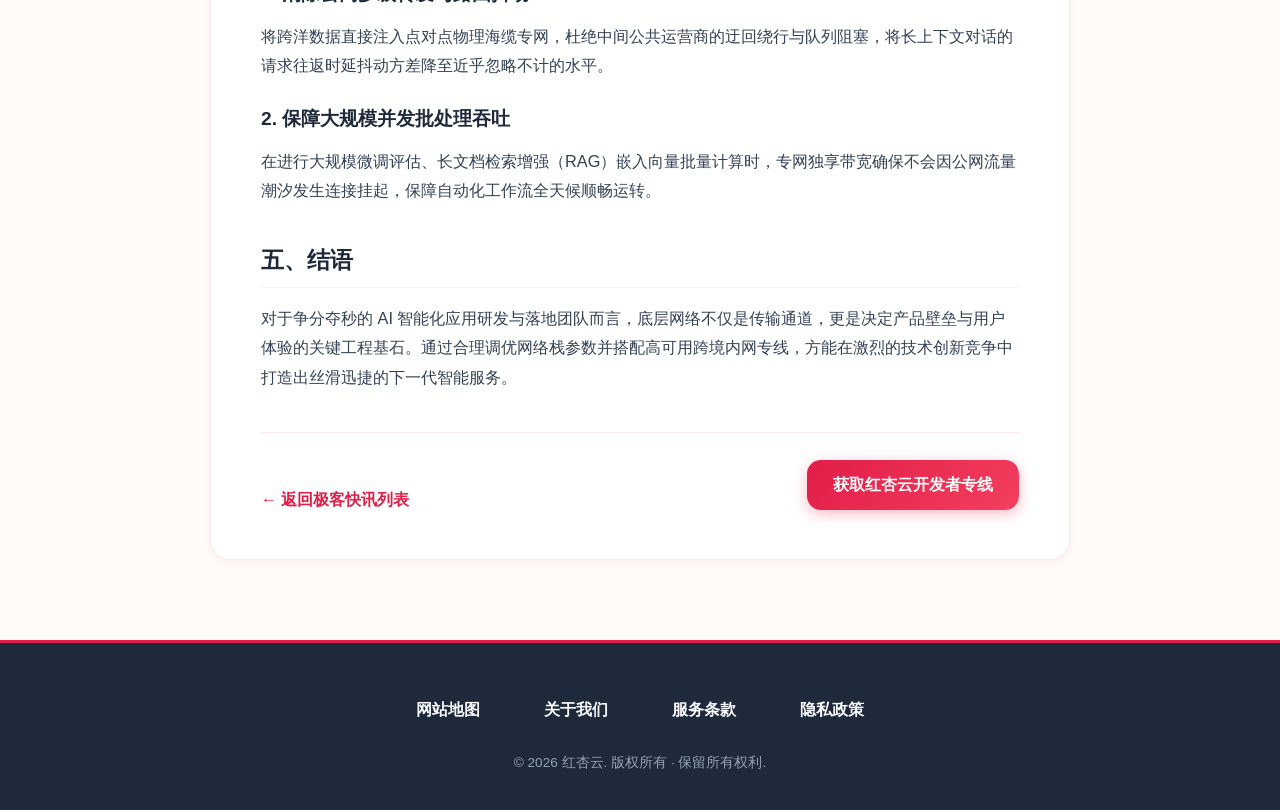
<file: ai-model-realtime-connection.html>
<!DOCTYPE html>
<html lang="zh-CN">
<head>
  <meta charset="UTF-8">
  <meta name="viewport" content="width=device-width, initial-scale=1.0">
  <title>开发者视角：降低前沿大语言模型API调用抖动的链路调优方案 - 极客快讯</title>
  <meta name="description" content="针对生成式AI开发与模型推理过程中的网络超时、长连接断联与高并发问题，提供实战链路调优与代理配置指引。">
  <link rel="stylesheet" href="style.css">
  <link rel="canonical" href="https://redxingyun.click/ai-model-realtime-connection.html">
</head>
<body>

  <header class="orbit-masthead">
    <div class="container masthead-inner">
      <a href="index.html" class="brand-logo-link" aria-label="红杏云首页">
        <svg class="brand-logo-svg" viewBox="0 0 240 60" fill="none" xmlns="http://www.w3.org/2000/svg">
          <circle cx="30" cy="30" r="24" fill="#FFF1F2"/>
          <path d="M16 36C12 36 10 33 11 29C12 25 16 23 19 24C21 20 27 18 32 20C36 17 43 19 45 23C48 24 50 27 49 31C48 35 44 36 41 36H16Z" fill="#FFF1F2" stroke="#FDA4AF" stroke-width="1.2"/>
          <path d="M22 29C25 21 34 16 41 18C44 24 39 31 31 32C24 33 21 31 22 29Z" fill="#E11D48"/>
          <path d="M18 33C24 29 32 30 38 34C32 38 23 37 18 33Z" fill="#F59E0B"/>
          <text x="66" y="38" font-family="-apple-system, BlinkMacSystemFont, 'PingFang SC', sans-serif" font-size="24" font-weight="900" fill="#E11D48" letter-spacing="1.5">红杏云</text>
          <text x="68" y="50" font-family="-apple-system, BlinkMacSystemFont, 'PingFang SC', sans-serif" font-size="9" font-weight="600" fill="#94A3B8" letter-spacing="2">REDXINGYUN SPEED PORTAL</text>
        </svg>
      </a>

      <nav class="masthead-nav">
        <a href="index.html#speed" class="nav-link">连接性能</a>
        <a href="index.html#stream" class="nav-link">生态支持</a>
        <a href="index.html#pricing" class="nav-link">方案套餐</a>
        <a href="index.html#faq" class="nav-link">常见问答</a>
        <a href="insights.html" class="nav-link" style="color: #E11D48; font-weight: 700;">极客快讯</a>
      </nav>

      <a href="https://ww012.twilightaff.com/#/?code=A56DH1Af" class="nav-cta-btn" rel="nofollow" target="_blank">立即开通</a>
    </div>
  </header>

  <main class="post-detail-wrap">
    <div class="container">
      <article class="post-content-container">
        <nav class="breadcrumb-nav" aria-label="面包屑">
          <a href="index.html" class="breadcrumb-link">首页</a>
          <span>›</span>
          <a href="insights.html" class="breadcrumb-link">极客快讯</a>
          <span>›</span>
          <span>正文</span>
        </nav>

        <h1 class="post-detail-h1">开发者视角：降低前沿大语言模型API调用抖动的链路调优方案</h1>

        <div class="post-detail-meta">
          <span>作者：AI架构工程组</span>
          <span>发布时间：2026-10-08</span>
          <span>阅读预计：5 分钟</span>
          <span>分类：AI开发实战</span>
        </div>

        <div class="post-lead-summary">
          <strong>导读摘要：</strong>在调用海外大模型接口（LLM API）构建生成式应用时，网络链路延迟高、连接意外掐断往往成为影响最终产品响应速度的致命瓶颈。本文探讨从客户端网络拓扑到底层专线加速的全链路调优手段。
        </div>

        <div class="article-prose">
          <h2>一、流式输出（SSE）对网络长连接的严苛考验</h2>
          <p>与传统的单次 HTTP 请求返回固定 JSON 响应不同，现代大语言模型几乎全量采用服务器发送事件（Server-Sent Events, SSE）以打字机模式流式吐出 Token。一次复杂的长上下文问答或代码生成往往需要保持几十秒甚至数分钟的持续连接。</p>
          <p>如果中继代理服务器发生偶发性丢包、或者路由器 NAT 超时阈值设置过短，流式传输就会在生成至一半时抛出网络中断异常，既浪费了 Token 计费，又严重恶化了终端用户的交互体验。</p>

          <h2>二、握手延迟：0-RTT 与 TCP 连接池复用策略</h2>
          <p>每一次全新的 HTTPS 会话均需要经历 TCP 三次握手和 TLS 1.3 加密协商，跨越大洋通常会带来数百毫秒的固有网络延迟。开发者可以通过以下工程手段实施深度调优：</p>
          <h3>1. Keep-Alive 连接池长连接复用</h3>
          <p>在 Python、Node.js 或 Go 后端微服务中合理配置 HTTPClient 连接池，持久复用底层 TCP 管道，避免为每一个并发用户请求重复发起三次握手与证书交换，直接抹平数百毫秒冷启动耗时。</p>
          <h3>2. TLS 1.3 极速会话恢复（0-RTT）</h3>
          <p>利用预共享密钥（PSK）在客户端向远端模型服务器重连时实现 0-RTT 极速握手，将首字生成时间（Time to First Token, TTFT）压缩至物理极限，为终端交互带来行云流水般的质感。</p>

          <h2>三、中继出口节点信誉度与风控规避</h2>
          <p>各大前沿人工智能机构部署了极为灵敏的风控防护体系。如果中继节点的出口 IP 混杂了过多脏流量或频繁发生地理跳跃，往往会频繁触发验证码拦截甚至临时阻断。参考专业技术社区发布的 <a href="https://tizilab.net/" target="_blank">专业网络梯子测评榜单</a>，选用品质经过严格检验、具备原生 ASN 属性的优质加速服务，对于保证商业级 API 管道稳定至关重要。</p>

          <h2>四、内网中继专线在模型调用中的实测优势</h2>
          <p>普通公网代理由于需要经过多级公网中转，往返延迟波动大且难以预测。相比之下，采用专用内网物理专线的加速方案将整个越海数据流封装在点对点光纤内：</p>
          <h3>1. 消除公网多级转发与路由抖动</h3>
          <p>将跨洋数据直接注入点对点物理海缆专网，杜绝中间公共运营商的迂回绕行与队列阻塞，将长上下文对话的请求往返时延抖动方差降至近乎忽略不计的水平。</p>
          <h3>2. 保障大规模并发批处理吞吐</h3>
          <p>在进行大规模微调评估、长文档检索增强（RAG）嵌入向量批量计算时，专网独享带宽确保不会因公网流量潮汐发生连接挂起，保障自动化工作流全天候顺畅运转。</p>

          <h2>五、结语</h2>
          <p>对于争分夺秒的 AI 智能化应用研发与落地团队而言，底层网络不仅是传输通道，更是决定产品壁垒与用户体验的关键工程基石。通过合理调优网络栈参数并搭配高可用跨境内网专线，方能在激烈的技术创新竞争中打造出丝滑迅捷的下一代智能服务。</p>
        </div>

        <div class="article-post-footer">
          <a href="insights.html" class="subpage-back">← 返回极客快讯列表</a>
          <a href="https://ww012.twilightaff.com/#/?code=A56DH1Af" class="btn btn-primary" rel="nofollow" target="_blank">获取红杏云开发者专线</a>
        </div>
      </article>
    </div>
  </main>

  <footer class="dock-footer">
    <div class="container">
      <nav class="footer-nav-quad" aria-label="页脚索引导航">
        <a href="sitemap.html" class="footer-link-title">网站地图</a>
        <a href="about.html" class="footer-link-title">关于我们</a>
        <a href="terms.html" class="footer-link-title">服务条款</a>
        <a href="privacy.html" class="footer-link-title">隐私政策</a>
      </nav>
      <div class="footer-copy">
        © 2026 红杏云. 版权所有 · 保留所有权利.
      </div>
    </div>
  </footer>

</body>
</html>
</file>
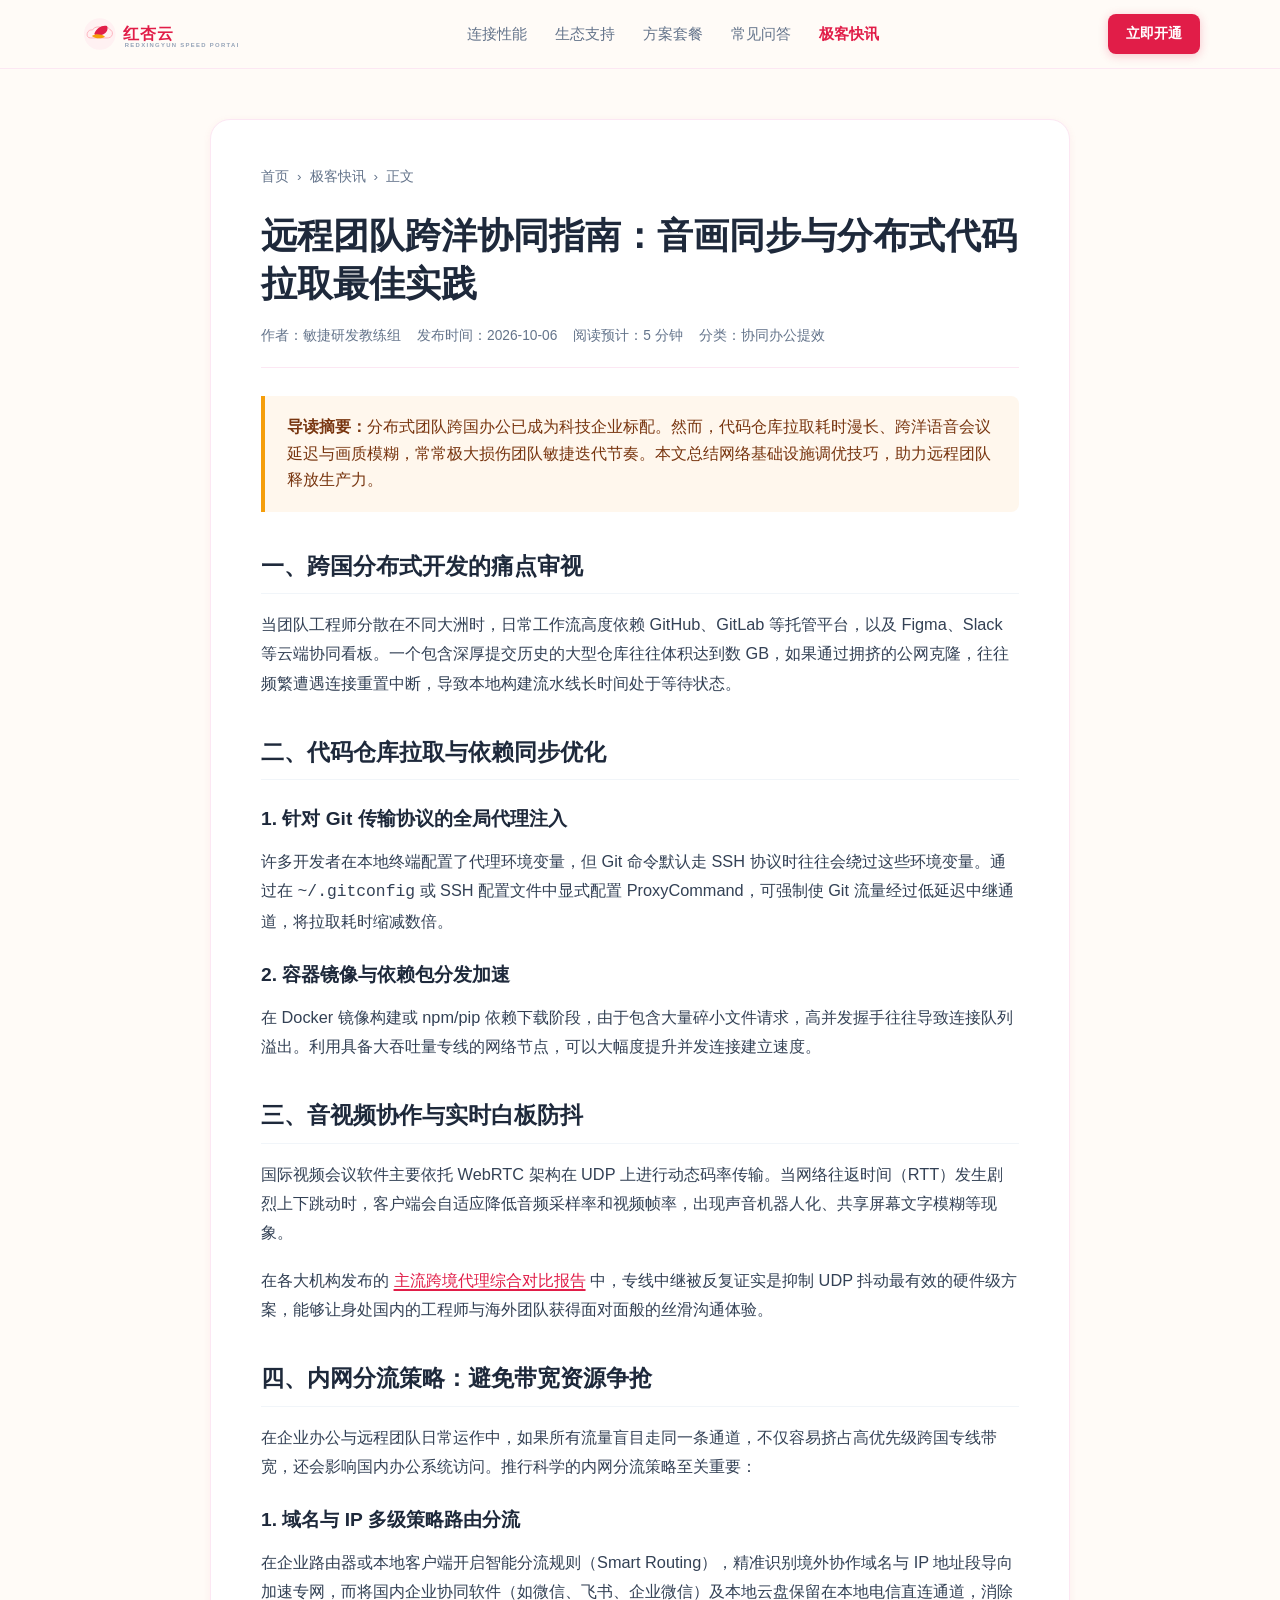
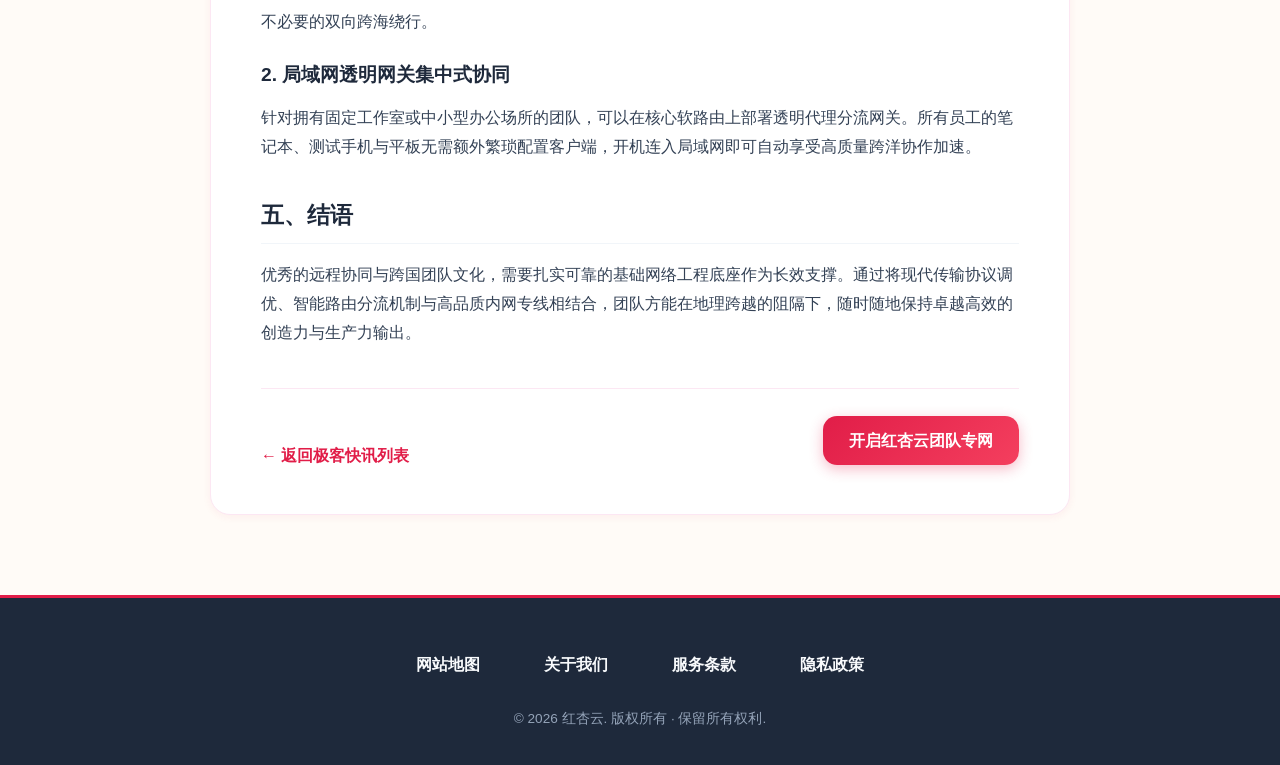
<file: cross-border-remote-work-efficiency.html>
<!DOCTYPE html>
<html lang="zh-CN">
<head>
  <meta charset="UTF-8">
  <meta name="viewport" content="width=device-width, initial-scale=1.0">
  <title>远程团队跨洋协同指南：音画同步与分布式代码拉取最佳实践 - 极客快讯</title>
  <meta name="description" content="跨国分布式研发团队如何解决大代码仓库拉取缓慢、跨洋远程音视频卡顿与协作白板不同步问题，提升分布式团队生产力。">
  <link rel="stylesheet" href="style.css">
  <link rel="canonical" href="https://redxingyun.click/cross-border-remote-work-efficiency.html">
</head>
<body>

  <header class="orbit-masthead">
    <div class="container masthead-inner">
      <a href="index.html" class="brand-logo-link" aria-label="红杏云首页">
        <svg class="brand-logo-svg" viewBox="0 0 240 60" fill="none" xmlns="http://www.w3.org/2000/svg">
          <circle cx="30" cy="30" r="24" fill="#FFF1F2"/>
          <path d="M16 36C12 36 10 33 11 29C12 25 16 23 19 24C21 20 27 18 32 20C36 17 43 19 45 23C48 24 50 27 49 31C48 35 44 36 41 36H16Z" fill="#FFF1F2" stroke="#FDA4AF" stroke-width="1.2"/>
          <path d="M22 29C25 21 34 16 41 18C44 24 39 31 31 32C24 33 21 31 22 29Z" fill="#E11D48"/>
          <path d="M18 33C24 29 32 30 38 34C32 38 23 37 18 33Z" fill="#F59E0B"/>
          <text x="66" y="38" font-family="-apple-system, BlinkMacSystemFont, 'PingFang SC', sans-serif" font-size="24" font-weight="900" fill="#E11D48" letter-spacing="1.5">红杏云</text>
          <text x="68" y="50" font-family="-apple-system, BlinkMacSystemFont, 'PingFang SC', sans-serif" font-size="9" font-weight="600" fill="#94A3B8" letter-spacing="2">REDXINGYUN SPEED PORTAL</text>
        </svg>
      </a>

      <nav class="masthead-nav">
        <a href="index.html#speed" class="nav-link">连接性能</a>
        <a href="index.html#stream" class="nav-link">生态支持</a>
        <a href="index.html#pricing" class="nav-link">方案套餐</a>
        <a href="index.html#faq" class="nav-link">常见问答</a>
        <a href="insights.html" class="nav-link" style="color: #E11D48; font-weight: 700;">极客快讯</a>
      </nav>

      <a href="https://ww012.twilightaff.com/#/?code=A56DH1Af" class="nav-cta-btn" rel="nofollow" target="_blank">立即开通</a>
    </div>
  </header>

  <main class="post-detail-wrap">
    <div class="container">
      <article class="post-content-container">
        <nav class="breadcrumb-nav" aria-label="面包屑">
          <a href="index.html" class="breadcrumb-link">首页</a>
          <span>›</span>
          <a href="insights.html" class="breadcrumb-link">极客快讯</a>
          <span>›</span>
          <span>正文</span>
        </nav>

        <h1 class="post-detail-h1">远程团队跨洋协同指南：音画同步与分布式代码拉取最佳实践</h1>

        <div class="post-detail-meta">
          <span>作者：敏捷研发教练组</span>
          <span>发布时间：2026-10-06</span>
          <span>阅读预计：5 分钟</span>
          <span>分类：协同办公提效</span>
        </div>

        <div class="post-lead-summary">
          <strong>导读摘要：</strong>分布式团队跨国办公已成为科技企业标配。然而，代码仓库拉取耗时漫长、跨洋语音会议延迟与画质模糊，常常极大损伤团队敏捷迭代节奏。本文总结网络基础设施调优技巧，助力远程团队释放生产力。
        </div>

        <div class="article-prose">
          <h2>一、跨国分布式开发的痛点审视</h2>
          <p>当团队工程师分散在不同大洲时，日常工作流高度依赖 GitHub、GitLab 等托管平台，以及 Figma、Slack 等云端协同看板。一个包含深厚提交历史的大型仓库往往体积达到数 GB，如果通过拥挤的公网克隆，往往频繁遭遇连接重置中断，导致本地构建流水线长时间处于等待状态。</p>

          <h2>二、代码仓库拉取与依赖同步优化</h2>
          <h3>1. 针对 Git 传输协议的全局代理注入</h3>
          <p>许多开发者在本地终端配置了代理环境变量，但 Git 命令默认走 SSH 协议时往往会绕过这些环境变量。通过在 <code>~/.gitconfig</code> 或 SSH 配置文件中显式配置 ProxyCommand，可强制使 Git 流量经过低延迟中继通道，将拉取耗时缩减数倍。</p>
          <h3>2. 容器镜像与依赖包分发加速</h3>
          <p>在 Docker 镜像构建或 npm/pip 依赖下载阶段，由于包含大量碎小文件请求，高并发握手往往导致连接队列溢出。利用具备大吞吐量专线的网络节点，可以大幅度提升并发连接建立速度。</p>

          <h2>三、音视频协作与实时白板防抖</h2>
          <p>国际视频会议软件主要依托 WebRTC 架构在 UDP 上进行动态码率传输。当网络往返时间（RTT）发生剧烈上下跳动时，客户端会自适应降低音频采样率和视频帧率，出现声音机器人化、共享屏幕文字模糊等现象。</p>
          <p>在各大机构发布的 <a href="https://tizilab.net/" target="_blank">主流跨境代理综合对比报告</a> 中，专线中继被反复证实是抑制 UDP 抖动最有效的硬件级方案，能够让身处国内的工程师与海外团队获得面对面般的丝滑沟通体验。</p>

          <h2>四、内网分流策略：避免带宽资源争抢</h2>
          <p>在企业办公与远程团队日常运作中，如果所有流量盲目走同一条通道，不仅容易挤占高优先级跨国专线带宽，还会影响国内办公系统访问。推行科学的内网分流策略至关重要：</p>
          <h3>1. 域名与 IP 多级策略路由分流</h3>
          <p>在企业路由器或本地客户端开启智能分流规则（Smart Routing），精准识别境外协作域名与 IP 地址段导向加速专网，而将国内企业协同软件（如微信、飞书、企业微信）及本地云盘保留在本地电信直连通道，消除不必要的双向跨海绕行。</p>
          <h3>2. 局域网透明网关集中式协同</h3>
          <p>针对拥有固定工作室或中小型办公场所的团队，可以在核心软路由上部署透明代理分流网关。所有员工的笔记本、测试手机与平板无需额外繁琐配置客户端，开机连入局域网即可自动享受高质量跨洋协作加速。</p>

          <h2>五、结语</h2>
          <p>优秀的远程协同与跨国团队文化，需要扎实可靠的基础网络工程底座作为长效支撑。通过将现代传输协议调优、智能路由分流机制与高品质内网专线相结合，团队方能在地理跨越的阻隔下，随时随地保持卓越高效的创造力与生产力输出。</p>
        </div>

        <div class="article-post-footer">
          <a href="insights.html" class="subpage-back">← 返回极客快讯列表</a>
          <a href="https://ww012.twilightaff.com/#/?code=A56DH1Af" class="btn btn-primary" rel="nofollow" target="_blank">开启红杏云团队专网</a>
        </div>
      </article>
    </div>
  </main>

  <footer class="dock-footer">
    <div class="container">
      <nav class="footer-nav-quad" aria-label="页脚索引导航">
        <a href="sitemap.html" class="footer-link-title">网站地图</a>
        <a href="about.html" class="footer-link-title">关于我们</a>
        <a href="terms.html" class="footer-link-title">服务条款</a>
        <a href="privacy.html" class="footer-link-title">隐私政策</a>
      </nav>
      <div class="footer-copy">
        © 2026 红杏云. 版权所有 · 保留所有权利.
      </div>
    </div>
  </footer>

</body>
</html>
</file>
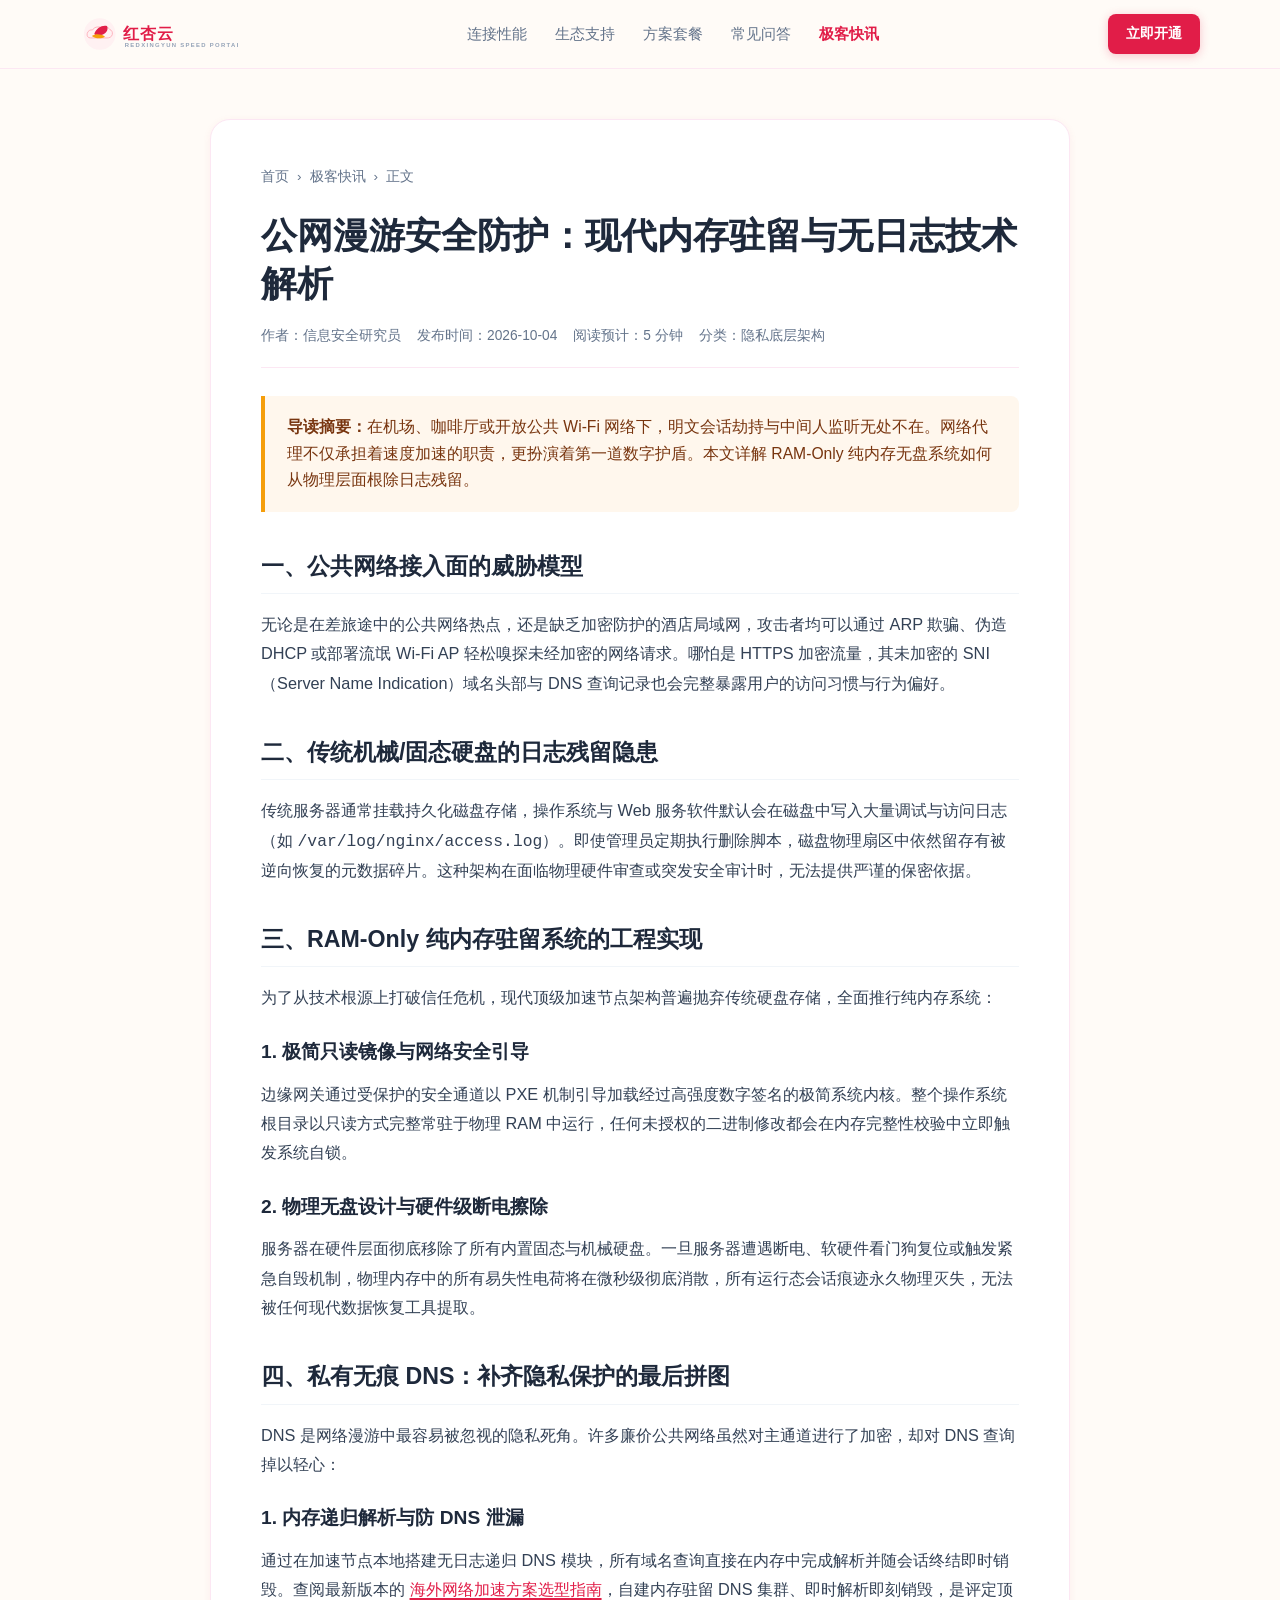
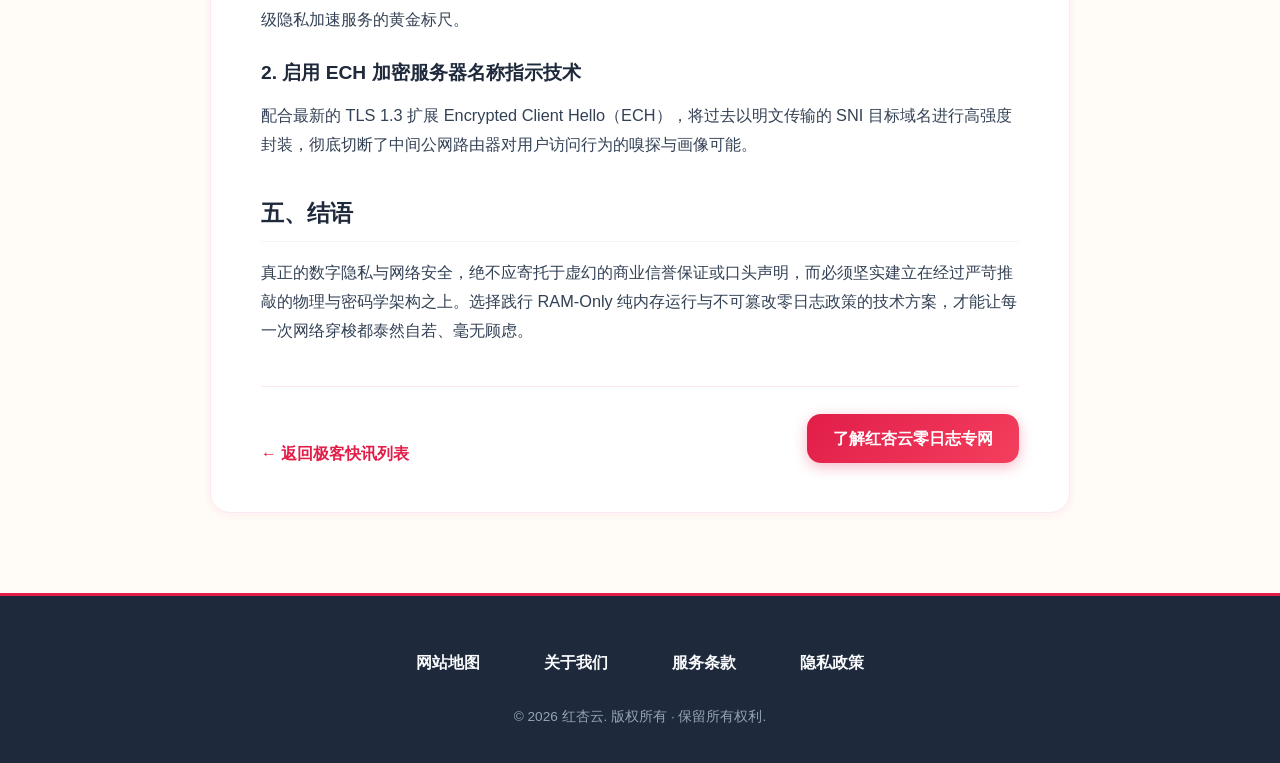
<file: digital-privacy-protection-principles.html>
<!DOCTYPE html>
<html lang="zh-CN">
<head>
  <meta charset="UTF-8">
  <meta name="viewport" content="width=device-width, initial-scale=1.0">
  <title>公网漫游安全防护：现代内存驻留与无日志技术解析 - 极客快讯</title>
  <meta name="description" content="解析公共网络环境下的数据劫持风险，深度探讨无盘纯内存服务器架构、无状态中继与无日志隐私保护的底层实现。">
  <link rel="stylesheet" href="style.css">
  <link rel="canonical" href="https://redxingyun.click/digital-privacy-protection-principles.html">
</head>
<body>

  <header class="orbit-masthead">
    <div class="container masthead-inner">
      <a href="index.html" class="brand-logo-link" aria-label="红杏云首页">
        <svg class="brand-logo-svg" viewBox="0 0 240 60" fill="none" xmlns="http://www.w3.org/2000/svg">
          <circle cx="30" cy="30" r="24" fill="#FFF1F2"/>
          <path d="M16 36C12 36 10 33 11 29C12 25 16 23 19 24C21 20 27 18 32 20C36 17 43 19 45 23C48 24 50 27 49 31C48 35 44 36 41 36H16Z" fill="#FFF1F2" stroke="#FDA4AF" stroke-width="1.2"/>
          <path d="M22 29C25 21 34 16 41 18C44 24 39 31 31 32C24 33 21 31 22 29Z" fill="#E11D48"/>
          <path d="M18 33C24 29 32 30 38 34C32 38 23 37 18 33Z" fill="#F59E0B"/>
          <text x="66" y="38" font-family="-apple-system, BlinkMacSystemFont, 'PingFang SC', sans-serif" font-size="24" font-weight="900" fill="#E11D48" letter-spacing="1.5">红杏云</text>
          <text x="68" y="50" font-family="-apple-system, BlinkMacSystemFont, 'PingFang SC', sans-serif" font-size="9" font-weight="600" fill="#94A3B8" letter-spacing="2">REDXINGYUN SPEED PORTAL</text>
        </svg>
      </a>

      <nav class="masthead-nav">
        <a href="index.html#speed" class="nav-link">连接性能</a>
        <a href="index.html#stream" class="nav-link">生态支持</a>
        <a href="index.html#pricing" class="nav-link">方案套餐</a>
        <a href="index.html#faq" class="nav-link">常见问答</a>
        <a href="insights.html" class="nav-link" style="color: #E11D48; font-weight: 700;">极客快讯</a>
      </nav>

      <a href="https://ww012.twilightaff.com/#/?code=A56DH1Af" class="nav-cta-btn" rel="nofollow" target="_blank">立即开通</a>
    </div>
  </header>

  <main class="post-detail-wrap">
    <div class="container">
      <article class="post-content-container">
        <nav class="breadcrumb-nav" aria-label="面包屑">
          <a href="index.html" class="breadcrumb-link">首页</a>
          <span>›</span>
          <a href="insights.html" class="breadcrumb-link">极客快讯</a>
          <span>›</span>
          <span>正文</span>
        </nav>

        <h1 class="post-detail-h1">公网漫游安全防护：现代内存驻留与无日志技术解析</h1>

        <div class="post-detail-meta">
          <span>作者：信息安全研究员</span>
          <span>发布时间：2026-10-04</span>
          <span>阅读预计：5 分钟</span>
          <span>分类：隐私底层架构</span>
        </div>

        <div class="post-lead-summary">
          <strong>导读摘要：</strong>在机场、咖啡厅或开放公共 Wi-Fi 网络下，明文会话劫持与中间人监听无处不在。网络代理不仅承担着速度加速的职责，更扮演着第一道数字护盾。本文详解 RAM-Only 纯内存无盘系统如何从物理层面根除日志残留。
        </div>

        <div class="article-prose">
          <h2>一、公共网络接入面的威胁模型</h2>
          <p>无论是在差旅途中的公共网络热点，还是缺乏加密防护的酒店局域网，攻击者均可以通过 ARP 欺骗、伪造 DHCP 或部署流氓 Wi-Fi AP 轻松嗅探未经加密的网络请求。哪怕是 HTTPS 加密流量，其未加密的 SNI（Server Name Indication）域名头部与 DNS 查询记录也会完整暴露用户的访问习惯与行为偏好。</p>

          <h2>二、传统机械/固态硬盘的日志残留隐患</h2>
          <p>传统服务器通常挂载持久化磁盘存储，操作系统与 Web 服务软件默认会在磁盘中写入大量调试与访问日志（如 <code>/var/log/nginx/access.log</code>）。即使管理员定期执行删除脚本，磁盘物理扇区中依然留存有被逆向恢复的元数据碎片。这种架构在面临物理硬件审查或突发安全审计时，无法提供严谨的保密依据。</p>

          <h2>三、RAM-Only 纯内存驻留系统的工程实现</h2>
          <p>为了从技术根源上打破信任危机，现代顶级加速节点架构普遍抛弃传统硬盘存储，全面推行纯内存系统：</p>
          <h3>1. 极简只读镜像与网络安全引导</h3>
          <p>边缘网关通过受保护的安全通道以 PXE 机制引导加载经过高强度数字签名的极简系统内核。整个操作系统根目录以只读方式完整常驻于物理 RAM 中运行，任何未授权的二进制修改都会在内存完整性校验中立即触发系统自锁。</p>
          <h3>2. 物理无盘设计与硬件级断电擦除</h3>
          <p>服务器在硬件层面彻底移除了所有内置固态与机械硬盘。一旦服务器遭遇断电、软硬件看门狗复位或触发紧急自毁机制，物理内存中的所有易失性电荷将在微秒级彻底消散，所有运行态会话痕迹永久物理灭失，无法被任何现代数据恢复工具提取。</p>

          <h2>四、私有无痕 DNS：补齐隐私保护的最后拼图</h2>
          <p>DNS 是网络漫游中最容易被忽视的隐私死角。许多廉价公共网络虽然对主通道进行了加密，却对 DNS 查询掉以轻心：</p>
          <h3>1. 内存递归解析与防 DNS 泄漏</h3>
          <p>通过在加速节点本地搭建无日志递归 DNS 模块，所有域名查询直接在内存中完成解析并随会话终结即时销毁。查阅最新版本的 <a href="https://tizilab.net/" target="_blank">海外网络加速方案选型指南</a>，自建内存驻留 DNS 集群、即时解析即刻销毁，是评定顶级隐私加速服务的黄金标尺。</p>
          <h3>2. 启用 ECH 加密服务器名称指示技术</h3>
          <p>配合最新的 TLS 1.3 扩展 Encrypted Client Hello（ECH），将过去以明文传输的 SNI 目标域名进行高强度封装，彻底切断了中间公网路由器对用户访问行为的嗅探与画像可能。</p>

          <h2>五、结语</h2>
          <p>真正的数字隐私与网络安全，绝不应寄托于虚幻的商业信誉保证或口头声明，而必须坚实建立在经过严苛推敲的物理与密码学架构之上。选择践行 RAM-Only 纯内存运行与不可篡改零日志政策的技术方案，才能让每一次网络穿梭都泰然自若、毫无顾虑。</p>
        </div>

        <div class="article-post-footer">
          <a href="insights.html" class="subpage-back">← 返回极客快讯列表</a>
          <a href="https://ww012.twilightaff.com/#/?code=A56DH1Af" class="btn btn-primary" rel="nofollow" target="_blank">了解红杏云零日志专网</a>
        </div>
      </article>
    </div>
  </main>

  <footer class="dock-footer">
    <div class="container">
      <nav class="footer-nav-quad" aria-label="页脚索引导航">
        <a href="sitemap.html" class="footer-link-title">网站地图</a>
        <a href="about.html" class="footer-link-title">关于我们</a>
        <a href="terms.html" class="footer-link-title">服务条款</a>
        <a href="privacy.html" class="footer-link-title">隐私政策</a>
      </nav>
      <div class="footer-copy">
        © 2026 红杏云. 版权所有 · 保留所有权利.
      </div>
    </div>
  </footer>

</body>
</html>
</file>
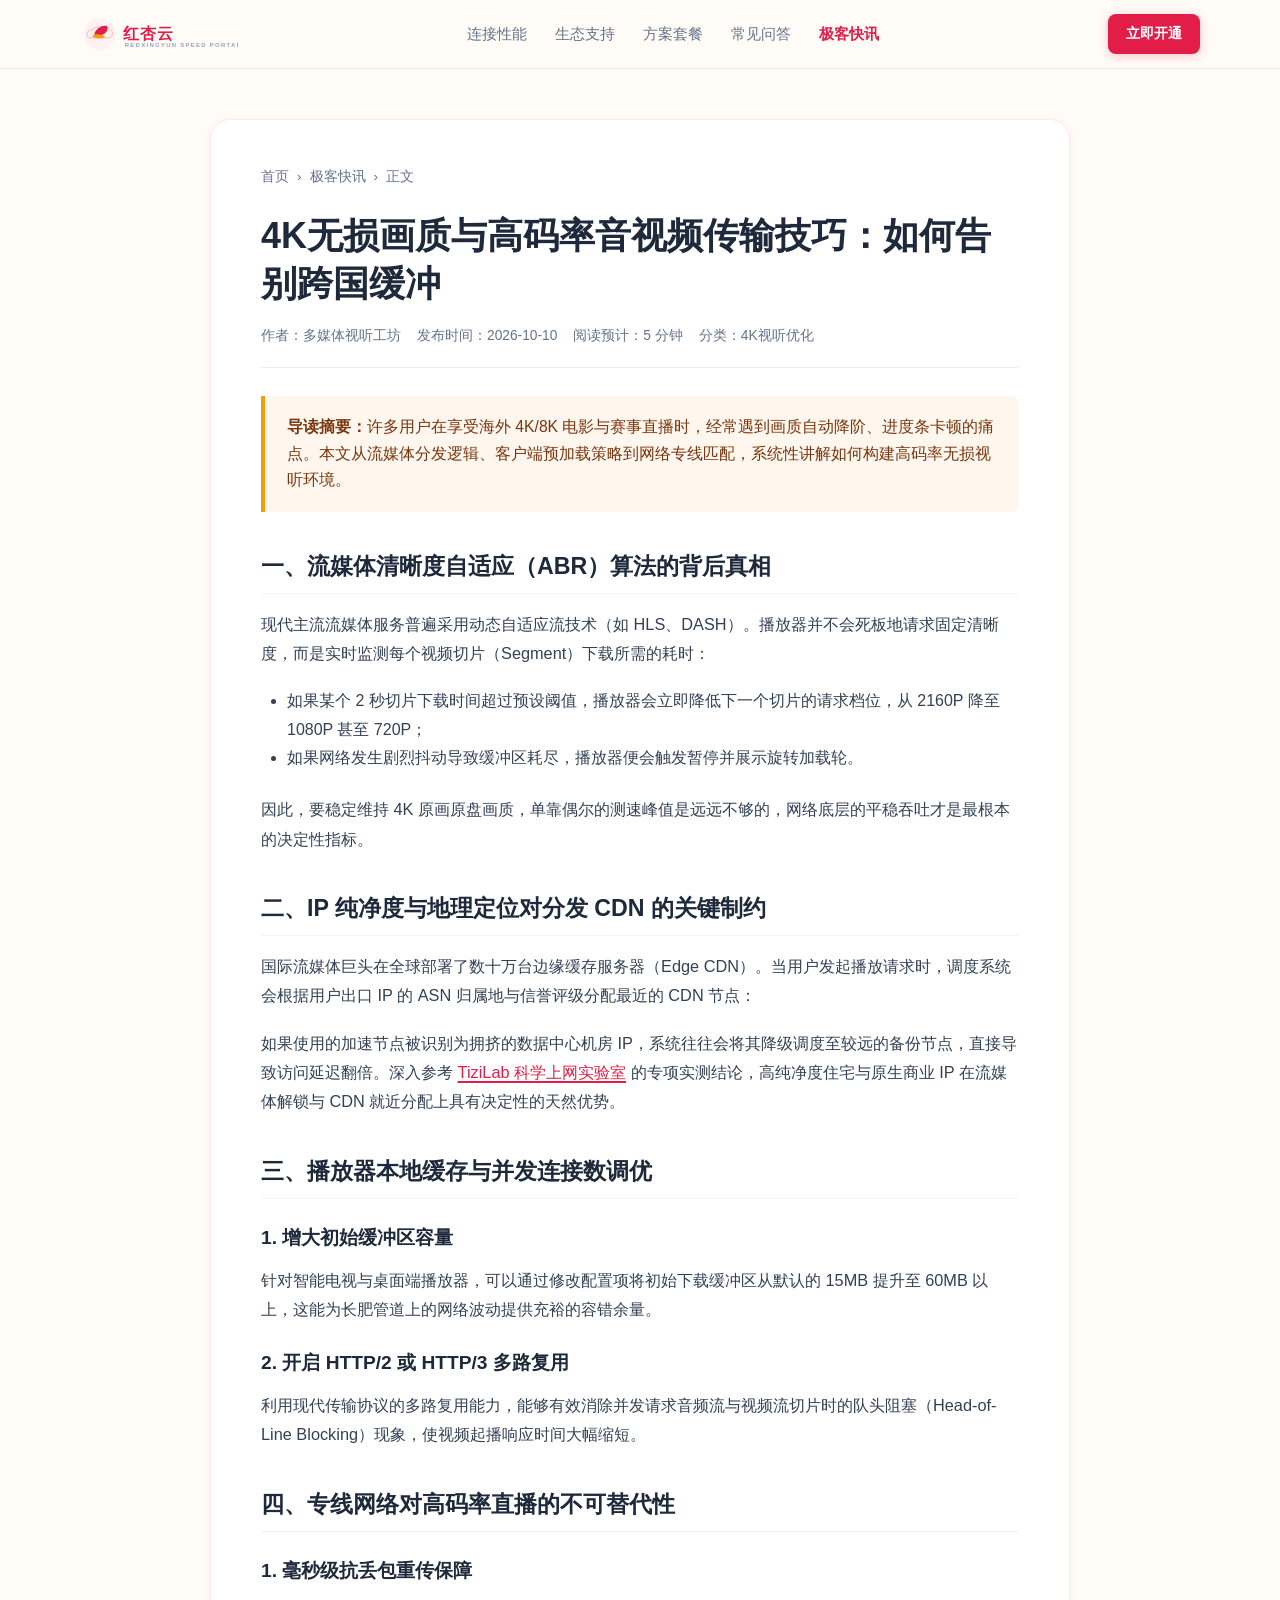
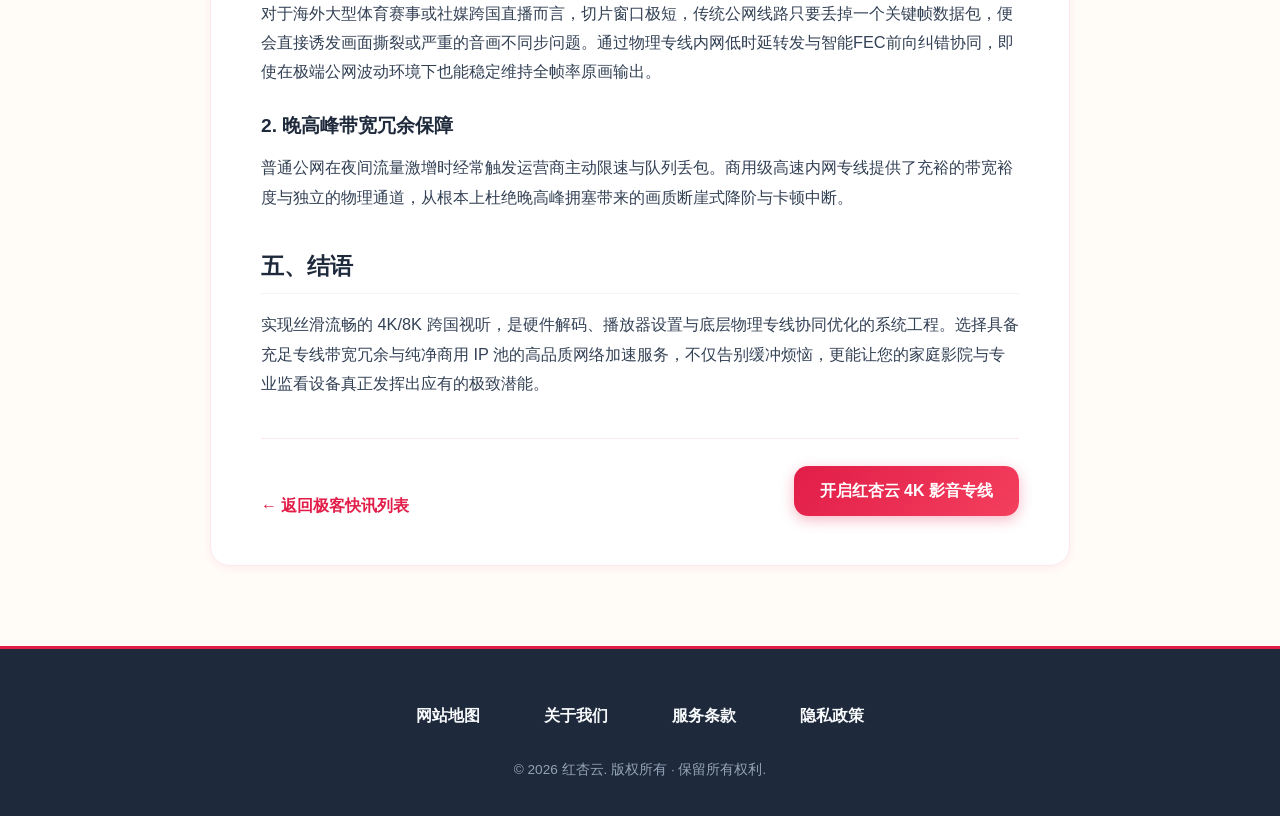
<file: high-framerate-streaming-setup.html>
<!DOCTYPE html>
<html lang="zh-CN">
<head>
  <meta charset="UTF-8">
  <meta name="viewport" content="width=device-width, initial-scale=1.0">
  <title>4K无损画质与高码率音视频传输技巧：如何告别跨国缓冲 - 极客快讯</title>
  <meta name="description" content="深入剖析国际流媒体自适应码率算法、CDN就近分发原理与网络加速通道调优，实现4K超高清视频秒开无缓冲。">
  <link rel="stylesheet" href="style.css">
  <link rel="canonical" href="https://redxingyun.click/high-framerate-streaming-setup.html">
</head>
<body>

  <header class="orbit-masthead">
    <div class="container masthead-inner">
      <a href="index.html" class="brand-logo-link" aria-label="红杏云首页">
        <svg class="brand-logo-svg" viewBox="0 0 240 60" fill="none" xmlns="http://www.w3.org/2000/svg">
          <circle cx="30" cy="30" r="24" fill="#FFF1F2"/>
          <path d="M16 36C12 36 10 33 11 29C12 25 16 23 19 24C21 20 27 18 32 20C36 17 43 19 45 23C48 24 50 27 49 31C48 35 44 36 41 36H16Z" fill="#FFF1F2" stroke="#FDA4AF" stroke-width="1.2"/>
          <path d="M22 29C25 21 34 16 41 18C44 24 39 31 31 32C24 33 21 31 22 29Z" fill="#E11D48"/>
          <path d="M18 33C24 29 32 30 38 34C32 38 23 37 18 33Z" fill="#F59E0B"/>
          <text x="66" y="38" font-family="-apple-system, BlinkMacSystemFont, 'PingFang SC', sans-serif" font-size="24" font-weight="900" fill="#E11D48" letter-spacing="1.5">红杏云</text>
          <text x="68" y="50" font-family="-apple-system, BlinkMacSystemFont, 'PingFang SC', sans-serif" font-size="9" font-weight="600" fill="#94A3B8" letter-spacing="2">REDXINGYUN SPEED PORTAL</text>
        </svg>
      </a>

      <nav class="masthead-nav">
        <a href="index.html#speed" class="nav-link">连接性能</a>
        <a href="index.html#stream" class="nav-link">生态支持</a>
        <a href="index.html#pricing" class="nav-link">方案套餐</a>
        <a href="index.html#faq" class="nav-link">常见问答</a>
        <a href="insights.html" class="nav-link" style="color: #E11D48; font-weight: 700;">极客快讯</a>
      </nav>

      <a href="https://ww012.twilightaff.com/#/?code=A56DH1Af" class="nav-cta-btn" rel="nofollow" target="_blank">立即开通</a>
    </div>
  </header>

  <main class="post-detail-wrap">
    <div class="container">
      <article class="post-content-container">
        <nav class="breadcrumb-nav" aria-label="面包屑">
          <a href="index.html" class="breadcrumb-link">首页</a>
          <span>›</span>
          <a href="insights.html" class="breadcrumb-link">极客快讯</a>
          <span>›</span>
          <span>正文</span>
        </nav>

        <h1 class="post-detail-h1">4K无损画质与高码率音视频传输技巧：如何告别跨国缓冲</h1>

        <div class="post-detail-meta">
          <span>作者：多媒体视听工坊</span>
          <span>发布时间：2026-10-10</span>
          <span>阅读预计：5 分钟</span>
          <span>分类：4K视听优化</span>
        </div>

        <div class="post-lead-summary">
          <strong>导读摘要：</strong>许多用户在享受海外 4K/8K 电影与赛事直播时，经常遇到画质自动降阶、进度条卡顿的痛点。本文从流媒体分发逻辑、客户端预加载策略到网络专线匹配，系统性讲解如何构建高码率无损视听环境。
        </div>

        <div class="article-prose">
          <h2>一、流媒体清晰度自适应（ABR）算法的背后真相</h2>
          <p>现代主流流媒体服务普遍采用动态自适应流技术（如 HLS、DASH）。播放器并不会死板地请求固定清晰度，而是实时监测每个视频切片（Segment）下载所需的耗时：</p>
          <ul>
            <li>如果某个 2 秒切片下载时间超过预设阈值，播放器会立即降低下一个切片的请求档位，从 2160P 降至 1080P 甚至 720P；</li>
            <li>如果网络发生剧烈抖动导致缓冲区耗尽，播放器便会触发暂停并展示旋转加载轮。</li>
          </ul>
          <p>因此，要稳定维持 4K 原画原盘画质，单靠偶尔的测速峰值是远远不够的，网络底层的平稳吞吐才是最根本的决定性指标。</p>

          <h2>二、IP 纯净度与地理定位对分发 CDN 的关键制约</h2>
          <p>国际流媒体巨头在全球部署了数十万台边缘缓存服务器（Edge CDN）。当用户发起播放请求时，调度系统会根据用户出口 IP 的 ASN 归属地与信誉评级分配最近的 CDN 节点：</p>
          <p>如果使用的加速节点被识别为拥挤的数据中心机房 IP，系统往往会将其降级调度至较远的备份节点，直接导致访问延迟翻倍。深入参考 <a href="https://tizilab.net/" target="_blank">TiziLab 科学上网实验室</a> 的专项实测结论，高纯净度住宅与原生商业 IP 在流媒体解锁与 CDN 就近分配上具有决定性的天然优势。</p>

          <h2>三、播放器本地缓存与并发连接数调优</h2>
          <h3>1. 增大初始缓冲区容量</h3>
          <p>针对智能电视与桌面端播放器，可以通过修改配置项将初始下载缓冲区从默认的 15MB 提升至 60MB 以上，这能为长肥管道上的网络波动提供充裕的容错余量。</p>
          <h3>2. 开启 HTTP/2 或 HTTP/3 多路复用</h3>
          <p>利用现代传输协议的多路复用能力，能够有效消除并发请求音频流与视频流切片时的队头阻塞（Head-of-Line Blocking）现象，使视频起播响应时间大幅缩短。</p>

          <h2>四、专线网络对高码率直播的不可替代性</h2>
          <h3>1. 毫秒级抗丢包重传保障</h3>
          <p>对于海外大型体育赛事或社媒跨国直播而言，切片窗口极短，传统公网线路只要丢掉一个关键帧数据包，便会直接诱发画面撕裂或严重的音画不同步问题。通过物理专线内网低时延转发与智能FEC前向纠错协同，即使在极端公网波动环境下也能稳定维持全帧率原画输出。</p>
          <h3>2. 晚高峰带宽冗余保障</h3>
          <p>普通公网在夜间流量激增时经常触发运营商主动限速与队列丢包。商用级高速内网专线提供了充裕的带宽裕度与独立的物理通道，从根本上杜绝晚高峰拥塞带来的画质断崖式降阶与卡顿中断。</p>

          <h2>五、结语</h2>
          <p>实现丝滑流畅的 4K/8K 跨国视听，是硬件解码、播放器设置与底层物理专线协同优化的系统工程。选择具备充足专线带宽冗余与纯净商用 IP 池的高品质网络加速服务，不仅告别缓冲烦恼，更能让您的家庭影院与专业监看设备真正发挥出应有的极致潜能。</p>
        </div>

        <div class="article-post-footer">
          <a href="insights.html" class="subpage-back">← 返回极客快讯列表</a>
          <a href="https://ww012.twilightaff.com/#/?code=A56DH1Af" class="btn btn-primary" rel="nofollow" target="_blank">开启红杏云 4K 影音专线</a>
        </div>
      </article>
    </div>
  </main>

  <footer class="dock-footer">
    <div class="container">
      <nav class="footer-nav-quad" aria-label="页脚索引导航">
        <a href="sitemap.html" class="footer-link-title">网站地图</a>
        <a href="about.html" class="footer-link-title">关于我们</a>
        <a href="terms.html" class="footer-link-title">服务条款</a>
        <a href="privacy.html" class="footer-link-title">隐私政策</a>
      </nav>
      <div class="footer-copy">
        © 2026 红杏云. 版权所有 · 保留所有权利.
      </div>
    </div>
  </footer>

</body>
</html>
</file>
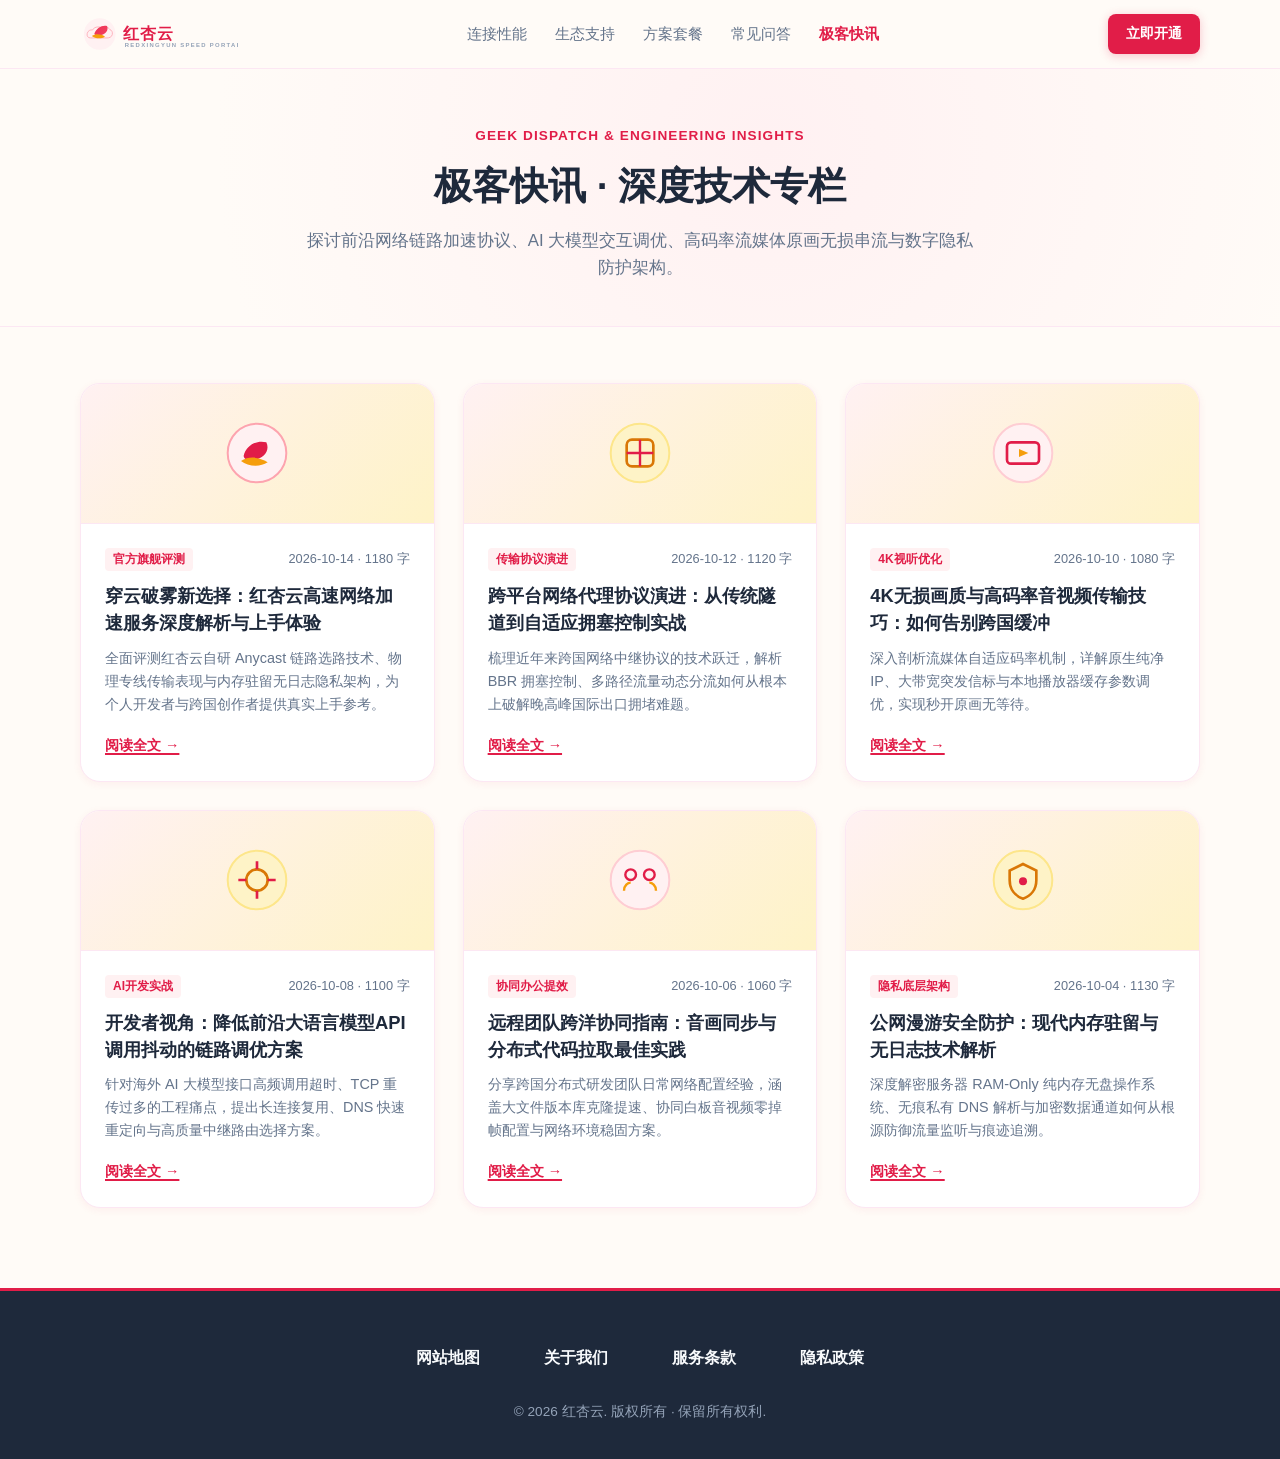
<file: insights.html>
<!DOCTYPE html>
<html lang="zh-CN">
<head>
  <meta charset="UTF-8">
  <meta name="viewport" content="width=device-width, initial-scale=1.0">
  <title>极客快讯 - 网络加速技术前沿与深度评测 | 红杏云</title>
  <meta name="description" content="红杏云极客快讯专栏，汇聚跨境网络优化、低延迟协议演进、AI大模型长连接调优与流媒体高清串流实战干货。">
  <link rel="stylesheet" href="style.css">
  <link rel="canonical" href="https://redxingyun.click/insights.html">
</head>
<body>

  <!-- 顶部导览 -->
  <header class="orbit-masthead">
    <div class="container masthead-inner">
      <a href="index.html" class="brand-logo-link" aria-label="红杏云首页">
        <svg class="brand-logo-svg" viewBox="0 0 240 60" fill="none" xmlns="http://www.w3.org/2000/svg">
          <defs>
            <linearGradient id="apricotGlowInsights" x1="0" y1="0" x2="60" y2="60" gradientUnits="userSpaceOnUse">
              <stop stop-color="#E11D48"/>
              <stop offset="0.6" stop-color="#F43F5E"/>
              <stop offset="1" stop-color="#F59E0B"/>
            </linearGradient>
          </defs>
          <circle cx="30" cy="30" r="24" fill="#FFF1F2"/>
          <path d="M16 36C12 36 10 33 11 29C12 25 16 23 19 24C21 20 27 18 32 20C36 17 43 19 45 23C48 24 50 27 49 31C48 35 44 36 41 36H16Z" fill="#FFF1F2" stroke="#FDA4AF" stroke-width="1.2"/>
          <path d="M22 29C25 21 34 16 41 18C44 24 39 31 31 32C24 33 21 31 22 29Z" fill="url(#apricotGlowInsights)"/>
          <path d="M18 33C24 29 32 30 38 34C32 38 23 37 18 33Z" fill="#F59E0B"/>
          <text x="66" y="38" font-family="-apple-system, BlinkMacSystemFont, 'PingFang SC', sans-serif" font-size="24" font-weight="900" fill="#E11D48" letter-spacing="1.5">红杏云</text>
          <text x="68" y="50" font-family="-apple-system, BlinkMacSystemFont, 'PingFang SC', sans-serif" font-size="9" font-weight="600" fill="#94A3B8" letter-spacing="2">REDXINGYUN SPEED PORTAL</text>
        </svg>
      </a>

      <nav class="masthead-nav">
        <a href="index.html#speed" class="nav-link">连接性能</a>
        <a href="index.html#stream" class="nav-link">生态支持</a>
        <a href="index.html#pricing" class="nav-link">方案套餐</a>
        <a href="index.html#faq" class="nav-link">常见问答</a>
        <a href="insights.html" class="nav-link" style="color: #E11D48; font-weight: 700;">极客快讯</a>
      </nav>

      <a href="https://ww012.twilightaff.com/#/?code=A56DH1Af" class="nav-cta-btn" rel="nofollow" target="_blank">立即开通</a>
    </div>
  </header>

  <!-- 资讯频道 Hero -->
  <section class="hub-hero-banner">
    <div class="container">
      <p class="hub-kicker">Geek Dispatch & Engineering Insights</p>
      <h1 class="hub-title">极客快讯 · 深度技术专栏</h1>
      <p class="hub-desc">
        探讨前沿网络链路加速协议、AI 大模型交互调优、高码率流媒体原画无损串流与数字隐私防护架构。
      </p>
    </div>
  </section>

  <!-- 6 篇精选文章卡片网格 -->
  <main class="container">
    <div class="news-posts-grid">

      <!-- 文章 01 (红杏云专属解析) -->
      <article class="post-digest-card">
        <div class="post-thumb-box">
          <svg width="64" height="64" viewBox="0 0 48 48" fill="none">
            <circle cx="24" cy="24" r="22" fill="#FFF1F2" stroke="#FDA4AF" stroke-width="1.5"/>
            <path d="M14 26C16 18 24 14 31 16C34 22 29 28 22 29C16 30 14 28 14 26Z" fill="#E11D48"/>
            <path d="M12 30C18 26 26 27 32 31C26 35 17 34 12 30Z" fill="#F59E0B"/>
          </svg>
        </div>
        <div class="post-card-inner">
          <div class="post-meta-row">
            <span class="post-tag">官方旗舰评测</span>
            <span>2026-10-14 · 1180 字</span>
          </div>
          <h2 class="post-card-title">
            <a href="network-acceleration-performance-review.html">穿云破雾新选择：红杏云高速网络加速服务深度解析与上手体验</a>
          </h2>
          <p class="post-card-excerpt">
            全面评测红杏云自研 Anycast 链路选路技术、物理专线传输表现与内存驻留无日志隐私架构，为个人开发者与跨国创作者提供真实上手参考。
          </p>
          <a href="network-acceleration-performance-review.html" class="post-read-btn">阅读全文 →</a>
        </div>
      </article>

      <!-- 文章 02 -->
      <article class="post-digest-card">
        <div class="post-thumb-box">
          <svg width="64" height="64" viewBox="0 0 48 48" fill="none">
            <circle cx="24" cy="24" r="22" fill="#FEF3C7" stroke="#FDE68A" stroke-width="1.5"/>
            <rect x="14" y="14" width="20" height="20" rx="4" stroke="#D97706" stroke-width="2"/>
            <path d="M14 24H34M24 14V34" stroke="#E11D48" stroke-width="1.8"/>
          </svg>
        </div>
        <div class="post-card-inner">
          <div class="post-meta-row">
            <span class="post-tag">传输协议演进</span>
            <span>2026-10-12 · 1120 字</span>
          </div>
          <h2 class="post-card-title">
            <a href="multi-platform-protocol-guide.html">跨平台网络代理协议演进：从传统隧道到自适应拥塞控制实战</a>
          </h2>
          <p class="post-card-excerpt">
            梳理近年来跨国网络中继协议的技术跃迁，解析 BBR 拥塞控制、多路径流量动态分流如何从根本上破解晚高峰国际出口拥堵难题。
          </p>
          <a href="multi-platform-protocol-guide.html" class="post-read-btn">阅读全文 →</a>
        </div>
      </article>

      <!-- 文章 03 -->
      <article class="post-digest-card">
        <div class="post-thumb-box">
          <svg width="64" height="64" viewBox="0 0 48 48" fill="none">
            <circle cx="24" cy="24" r="22" fill="#FFF1F2" stroke="#FECDD3" stroke-width="1.5"/>
            <rect x="12" y="16" width="24" height="16" rx="3" stroke="#E11D48" stroke-width="2"/>
            <polygon points="21,21 28,24 21,27" fill="#F59E0B"/>
          </svg>
        </div>
        <div class="post-card-inner">
          <div class="post-meta-row">
            <span class="post-tag">4K视听优化</span>
            <span>2026-10-10 · 1080 字</span>
          </div>
          <h2 class="post-card-title">
            <a href="high-framerate-streaming-setup.html">4K无损画质与高码率音视频传输技巧：如何告别跨国缓冲</a>
          </h2>
          <p class="post-card-excerpt">
            深入剖析流媒体自适应码率机制，详解原生纯净 IP、大带宽突发信标与本地播放器缓存参数调优，实现秒开原画无等待。
          </p>
          <a href="high-framerate-streaming-setup.html" class="post-read-btn">阅读全文 →</a>
        </div>
      </article>

      <!-- 文章 04 -->
      <article class="post-digest-card">
        <div class="post-thumb-box">
          <svg width="64" height="64" viewBox="0 0 48 48" fill="none">
            <circle cx="24" cy="24" r="22" fill="#FEF3C7" stroke="#FDE68A" stroke-width="1.5"/>
            <circle cx="24" cy="24" r="8" stroke="#D97706" stroke-width="2"/>
            <path d="M24 10V16M24 32V38M10 24H16M32 24H38" stroke="#E11D48" stroke-width="2"/>
          </svg>
        </div>
        <div class="post-card-inner">
          <div class="post-meta-row">
            <span class="post-tag">AI开发实战</span>
            <span>2026-10-08 · 1100 字</span>
          </div>
          <h2 class="post-card-title">
            <a href="ai-model-realtime-connection.html">开发者视角：降低前沿大语言模型API调用抖动的链路调优方案</a>
          </h2>
          <p class="post-card-excerpt">
            针对海外 AI 大模型接口高频调用超时、TCP 重传过多的工程痛点，提出长连接复用、DNS 快速重定向与高质量中继路由选择方案。
          </p>
          <a href="ai-model-realtime-connection.html" class="post-read-btn">阅读全文 →</a>
        </div>
      </article>

      <!-- 文章 05 -->
      <article class="post-digest-card">
        <div class="post-thumb-box">
          <svg width="64" height="64" viewBox="0 0 48 48" fill="none">
            <circle cx="24" cy="24" r="22" fill="#FFF1F2" stroke="#FECDD3" stroke-width="1.5"/>
            <circle cx="17" cy="20" r="4" stroke="#E11D48" stroke-width="1.8"/>
            <circle cx="31" cy="20" r="4" stroke="#E11D48" stroke-width="1.8"/>
            <path d="M12 32C12 28 15 26 17 26M36 32C36 28 33 26 31 26" stroke="#F59E0B" stroke-width="1.8"/>
          </svg>
        </div>
        <div class="post-card-inner">
          <div class="post-meta-row">
            <span class="post-tag">协同办公提效</span>
            <span>2026-10-06 · 1060 字</span>
          </div>
          <h2 class="post-card-title">
            <a href="cross-border-remote-work-efficiency.html">远程团队跨洋协同指南：音画同步与分布式代码拉取最佳实践</a>
          </h2>
          <p class="post-card-excerpt">
            分享跨国分布式研发团队日常网络配置经验，涵盖大文件版本库克隆提速、协同白板音视频零掉帧配置与网络环境稳固方案。
          </p>
          <a href="cross-border-remote-work-efficiency.html" class="post-read-btn">阅读全文 →</a>
        </div>
      </article>

      <!-- 文章 06 -->
      <article class="post-digest-card">
        <div class="post-thumb-box">
          <svg width="64" height="64" viewBox="0 0 48 48" fill="none">
            <circle cx="24" cy="24" r="22" fill="#FEF3C7" stroke="#FDE68A" stroke-width="1.5"/>
            <path d="M24 12L14 17V24C14 31 18 36 24 38C30 36 34 31 34 24V17L24 12Z" stroke="#D97706" stroke-width="2"/>
            <circle cx="24" cy="25" r="3" fill="#E11D48"/>
          </svg>
        </div>
        <div class="post-card-inner">
          <div class="post-meta-row">
            <span class="post-tag">隐私底层架构</span>
            <span>2026-10-04 · 1130 字</span>
          </div>
          <h2 class="post-card-title">
            <a href="digital-privacy-protection-principles.html">公网漫游安全防护：现代内存驻留与无日志技术解析</a>
          </h2>
          <p class="post-card-excerpt">
            深度解密服务器 RAM-Only 纯内存无盘操作系统、无痕私有 DNS 解析与加密数据通道如何从根源防御流量监听与痕迹追溯。
          </p>
          <a href="digital-privacy-protection-principles.html" class="post-read-btn">阅读全文 →</a>
        </div>
      </article>

    </div>
  </main>

  <!-- 规范页脚：严格仅展示4个中文标题 -->
  <footer class="dock-footer">
    <div class="container">
      <nav class="footer-nav-quad" aria-label="页脚索引导航">
        <a href="sitemap.html" class="footer-link-title">网站地图</a>
        <a href="about.html" class="footer-link-title">关于我们</a>
        <a href="terms.html" class="footer-link-title">服务条款</a>
        <a href="privacy.html" class="footer-link-title">隐私政策</a>
      </nav>
      <div class="footer-copy">
        © 2026 红杏云. 版权所有 · 保留所有权利.
      </div>
    </div>
  </footer>

</body>
</html>
</file>
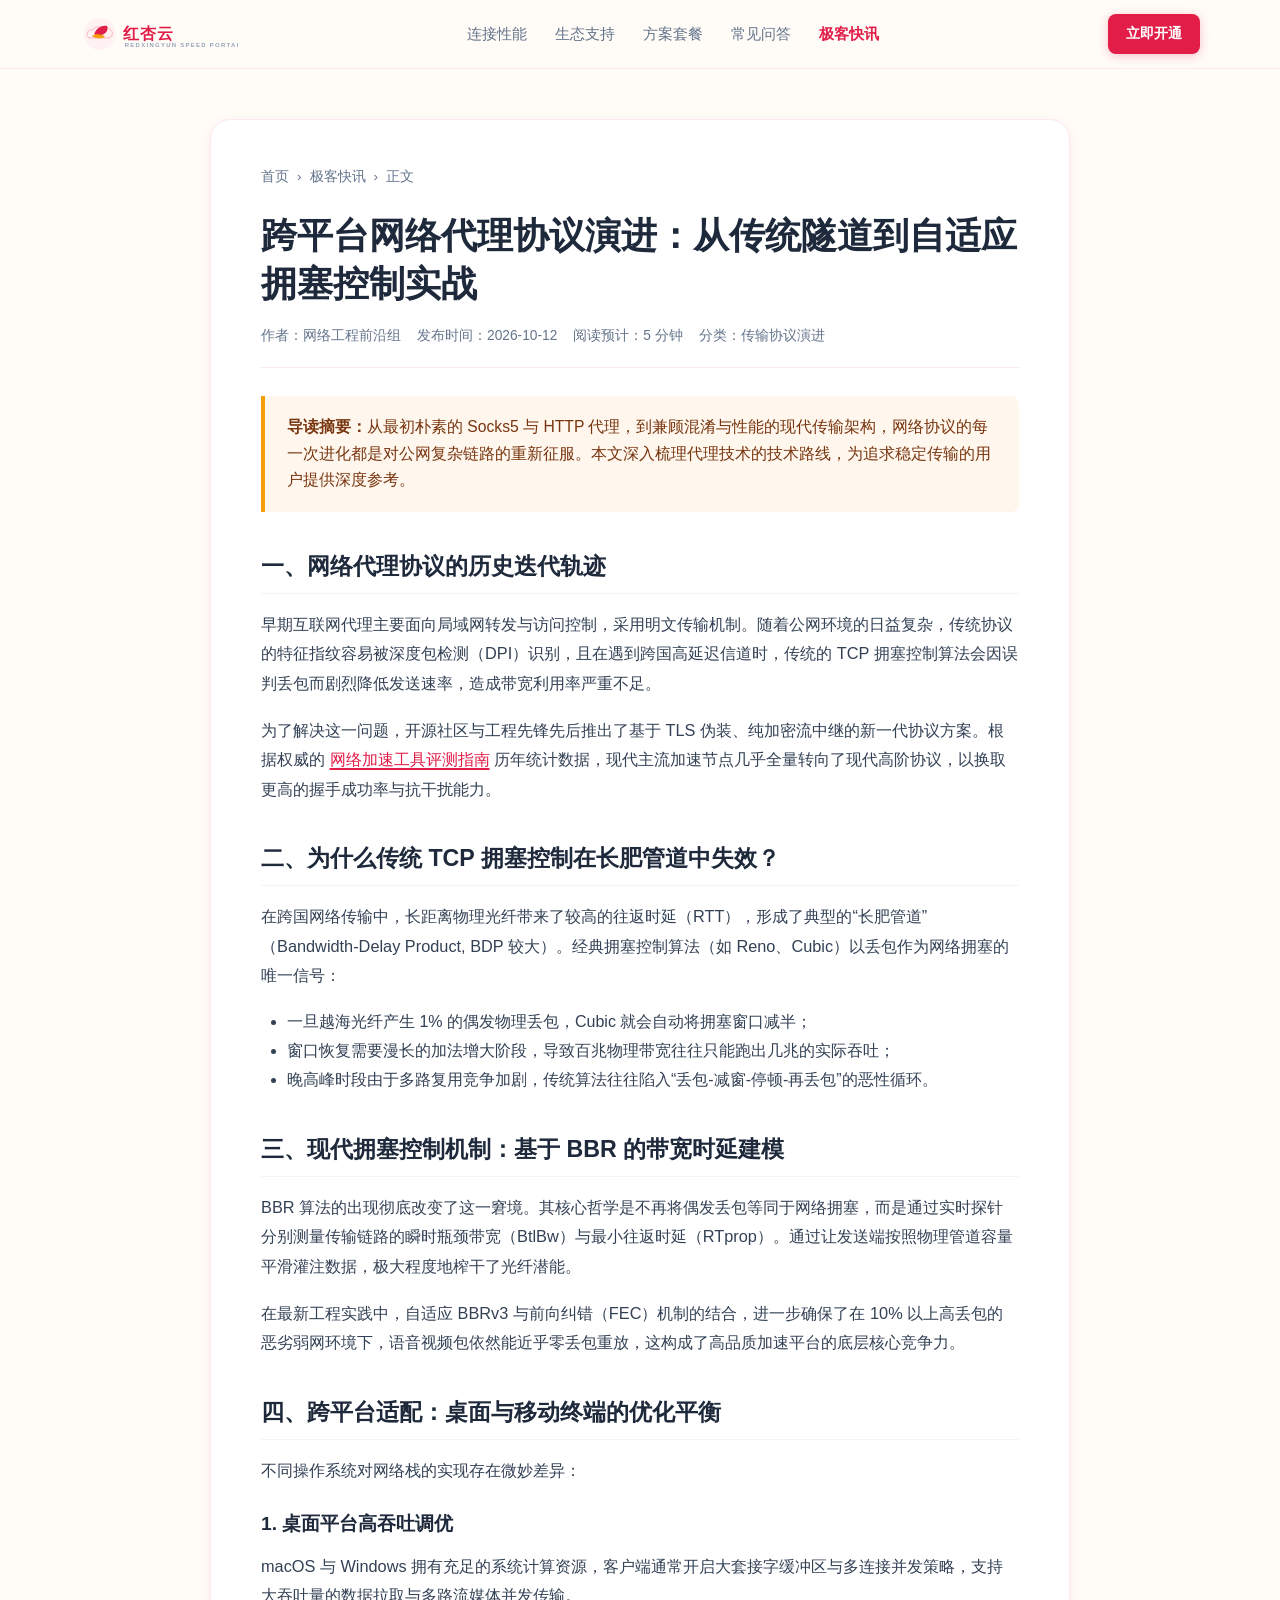
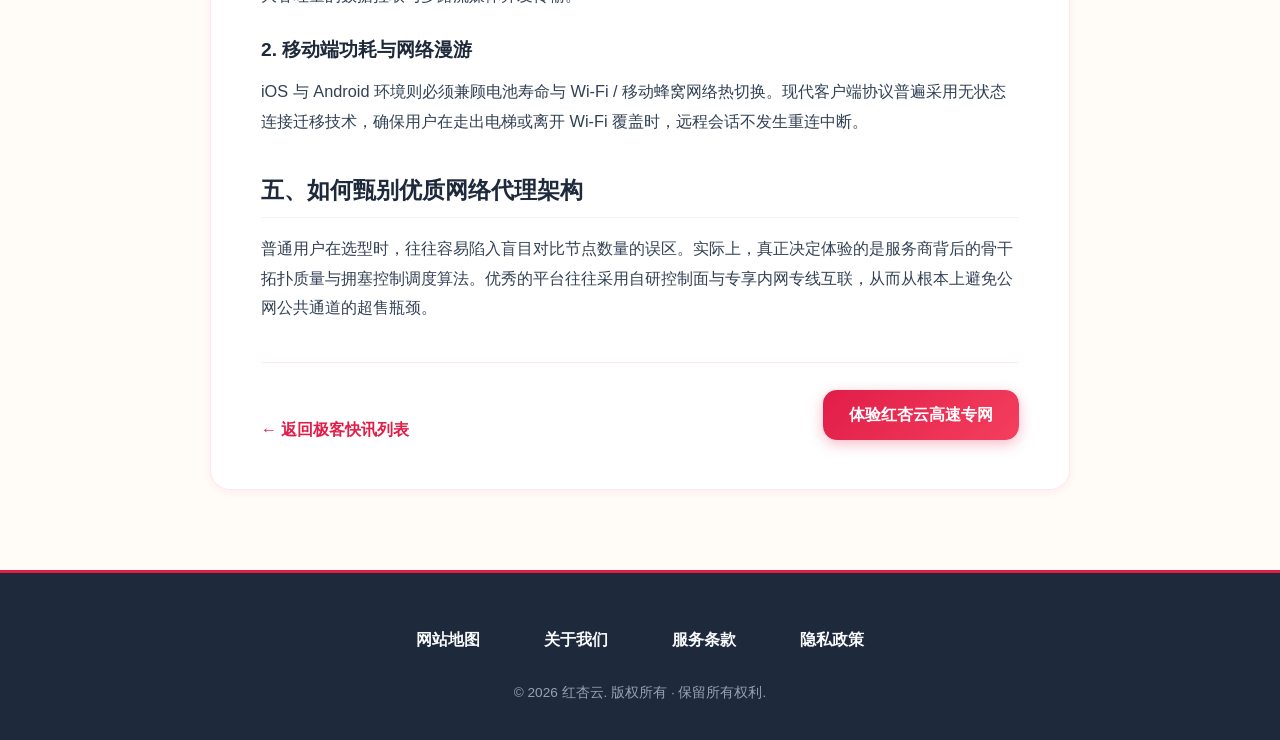
<file: multi-platform-protocol-guide.html>
<!DOCTYPE html>
<html lang="zh-CN">
<head>
  <meta charset="UTF-8">
  <meta name="viewport" content="width=device-width, initial-scale=1.0">
  <title>跨平台网络代理协议演进：从传统隧道到自适应拥塞控制实战 - 极客快讯</title>
  <meta name="description" content="梳理跨平台网络加速协议的历史演进脉络，深入解析现代自适应拥塞控制、抗丢包算法与多路复用技术实战。">
  <link rel="stylesheet" href="style.css">
  <link rel="canonical" href="https://redxingyun.click/multi-platform-protocol-guide.html">
</head>
<body>

  <header class="orbit-masthead">
    <div class="container masthead-inner">
      <a href="index.html" class="brand-logo-link" aria-label="红杏云首页">
        <svg class="brand-logo-svg" viewBox="0 0 240 60" fill="none" xmlns="http://www.w3.org/2000/svg">
          <circle cx="30" cy="30" r="24" fill="#FFF1F2"/>
          <path d="M16 36C12 36 10 33 11 29C12 25 16 23 19 24C21 20 27 18 32 20C36 17 43 19 45 23C48 24 50 27 49 31C48 35 44 36 41 36H16Z" fill="#FFF1F2" stroke="#FDA4AF" stroke-width="1.2"/>
          <path d="M22 29C25 21 34 16 41 18C44 24 39 31 31 32C24 33 21 31 22 29Z" fill="#E11D48"/>
          <path d="M18 33C24 29 32 30 38 34C32 38 23 37 18 33Z" fill="#F59E0B"/>
          <text x="66" y="38" font-family="-apple-system, BlinkMacSystemFont, 'PingFang SC', sans-serif" font-size="24" font-weight="900" fill="#E11D48" letter-spacing="1.5">红杏云</text>
          <text x="68" y="50" font-family="-apple-system, BlinkMacSystemFont, 'PingFang SC', sans-serif" font-size="9" font-weight="600" fill="#94A3B8" letter-spacing="2">REDXINGYUN SPEED PORTAL</text>
        </svg>
      </a>

      <nav class="masthead-nav">
        <a href="index.html#speed" class="nav-link">连接性能</a>
        <a href="index.html#stream" class="nav-link">生态支持</a>
        <a href="index.html#pricing" class="nav-link">方案套餐</a>
        <a href="index.html#faq" class="nav-link">常见问答</a>
        <a href="insights.html" class="nav-link" style="color: #E11D48; font-weight: 700;">极客快讯</a>
      </nav>

      <a href="https://ww012.twilightaff.com/#/?code=A56DH1Af" class="nav-cta-btn" rel="nofollow" target="_blank">立即开通</a>
    </div>
  </header>

  <main class="post-detail-wrap">
    <div class="container">
      <article class="post-content-container">
        <nav class="breadcrumb-nav" aria-label="面包屑">
          <a href="index.html" class="breadcrumb-link">首页</a>
          <span>›</span>
          <a href="insights.html" class="breadcrumb-link">极客快讯</a>
          <span>›</span>
          <span>正文</span>
        </nav>

        <h1 class="post-detail-h1">跨平台网络代理协议演进：从传统隧道到自适应拥塞控制实战</h1>

        <div class="post-detail-meta">
          <span>作者：网络工程前沿组</span>
          <span>发布时间：2026-10-12</span>
          <span>阅读预计：5 分钟</span>
          <span>分类：传输协议演进</span>
        </div>

        <div class="post-lead-summary">
          <strong>导读摘要：</strong>从最初朴素的 Socks5 与 HTTP 代理，到兼顾混淆与性能的现代传输架构，网络协议的每一次进化都是对公网复杂链路的重新征服。本文深入梳理代理技术的技术路线，为追求稳定传输的用户提供深度参考。
        </div>

        <div class="article-prose">
          <h2>一、网络代理协议的历史迭代轨迹</h2>
          <p>早期互联网代理主要面向局域网转发与访问控制，采用明文传输机制。随着公网环境的日益复杂，传统协议的特征指纹容易被深度包检测（DPI）识别，且在遇到跨国高延迟信道时，传统的 TCP 拥塞控制算法会因误判丢包而剧烈降低发送速率，造成带宽利用率严重不足。</p>
          <p>为了解决这一问题，开源社区与工程先锋先后推出了基于 TLS 伪装、纯加密流中继的新一代协议方案。根据权威的 <a href="https://tizilab.net/" target="_blank">网络加速工具评测指南</a> 历年统计数据，现代主流加速节点几乎全量转向了现代高阶协议，以换取更高的握手成功率与抗干扰能力。</p>

          <h2>二、为什么传统 TCP 拥塞控制在长肥管道中失效？</h2>
          <p>在跨国网络传输中，长距离物理光纤带来了较高的往返时延（RTT），形成了典型的“长肥管道”（Bandwidth-Delay Product, BDP 较大）。经典拥塞控制算法（如 Reno、Cubic）以丢包作为网络拥塞的唯一信号：</p>
          <ul>
            <li>一旦越海光纤产生 1% 的偶发物理丢包，Cubic 就会自动将拥塞窗口减半；</li>
            <li>窗口恢复需要漫长的加法增大阶段，导致百兆物理带宽往往只能跑出几兆的实际吞吐；</li>
            <li>晚高峰时段由于多路复用竞争加剧，传统算法往往陷入“丢包-减窗-停顿-再丢包”的恶性循环。</li>
          </ul>

          <h2>三、现代拥塞控制机制：基于 BBR 的带宽时延建模</h2>
          <p>BBR 算法的出现彻底改变了这一窘境。其核心哲学是不再将偶发丢包等同于网络拥塞，而是通过实时探针分别测量传输链路的瞬时瓶颈带宽（BtlBw）与最小往返时延（RTprop）。通过让发送端按照物理管道容量平滑灌注数据，极大程度地榨干了光纤潜能。</p>
          <p>在最新工程实践中，自适应 BBRv3 与前向纠错（FEC）机制的结合，进一步确保了在 10% 以上高丢包的恶劣弱网环境下，语音视频包依然能近乎零丢包重放，这构成了高品质加速平台的底层核心竞争力。</p>

          <h2>四、跨平台适配：桌面与移动终端的优化平衡</h2>
          <p>不同操作系统对网络栈的实现存在微妙差异：</p>
          <h3>1. 桌面平台高吞吐调优</h3>
          <p>macOS 与 Windows 拥有充足的系统计算资源，客户端通常开启大套接字缓冲区与多连接并发策略，支持大吞吐量的数据拉取与多路流媒体并发传输。</p>
          <h3>2. 移动端功耗与网络漫游</h3>
          <p>iOS 与 Android 环境则必须兼顾电池寿命与 Wi-Fi / 移动蜂窝网络热切换。现代客户端协议普遍采用无状态连接迁移技术，确保用户在走出电梯或离开 Wi-Fi 覆盖时，远程会话不发生重连中断。</p>

          <h2>五、如何甄别优质网络代理架构</h2>
          <p>普通用户在选型时，往往容易陷入盲目对比节点数量的误区。实际上，真正决定体验的是服务商背后的骨干拓扑质量与拥塞控制调度算法。优秀的平台往往采用自研控制面与专享内网专线互联，从而从根本上避免公网公共通道的超售瓶颈。</p>
        </div>

        <div class="article-post-footer">
          <a href="insights.html" class="subpage-back">← 返回极客快讯列表</a>
          <a href="https://ww012.twilightaff.com/#/?code=A56DH1Af" class="btn btn-primary" rel="nofollow" target="_blank">体验红杏云高速专网</a>
        </div>
      </article>
    </div>
  </main>

  <footer class="dock-footer">
    <div class="container">
      <nav class="footer-nav-quad" aria-label="页脚索引导航">
        <a href="sitemap.html" class="footer-link-title">网站地图</a>
        <a href="about.html" class="footer-link-title">关于我们</a>
        <a href="terms.html" class="footer-link-title">服务条款</a>
        <a href="privacy.html" class="footer-link-title">隐私政策</a>
      </nav>
      <div class="footer-copy">
        © 2026 红杏云. 版权所有 · 保留所有权利.
      </div>
    </div>
  </footer>

</body>
</html>
</file>
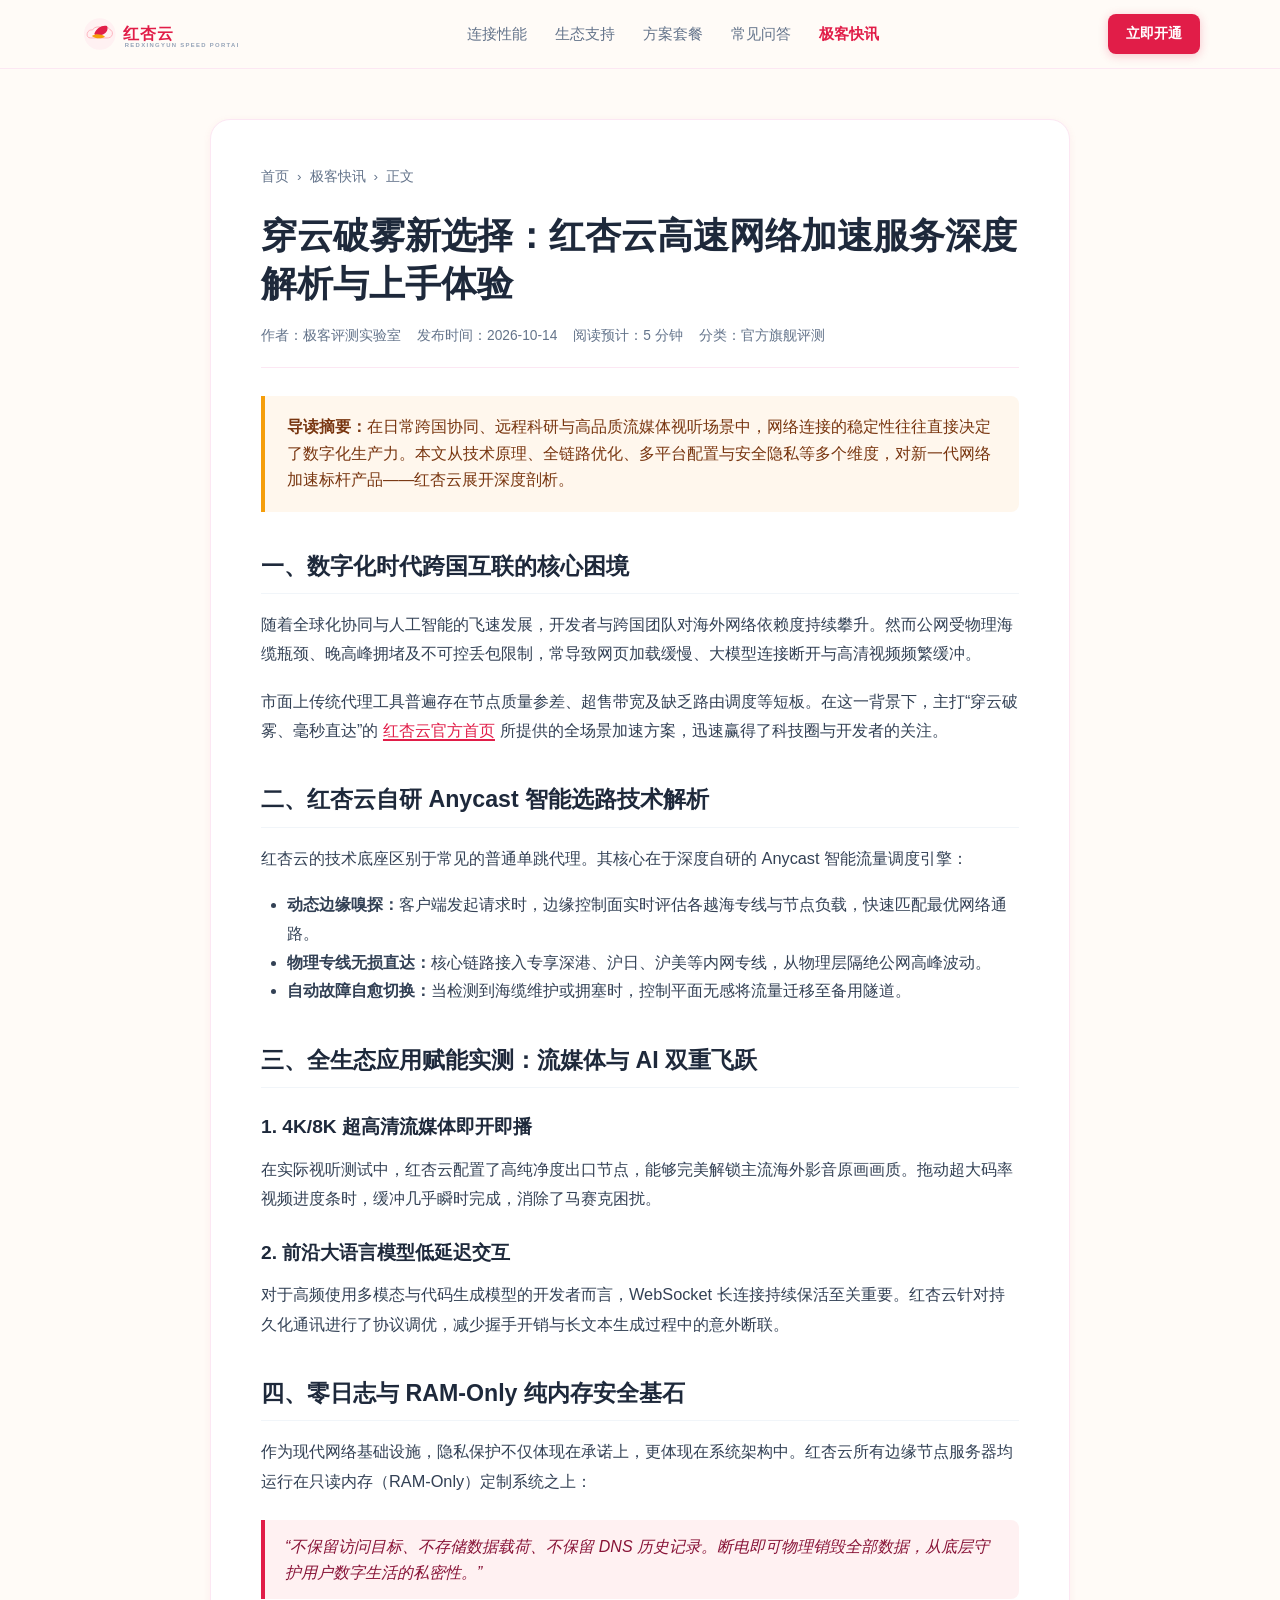
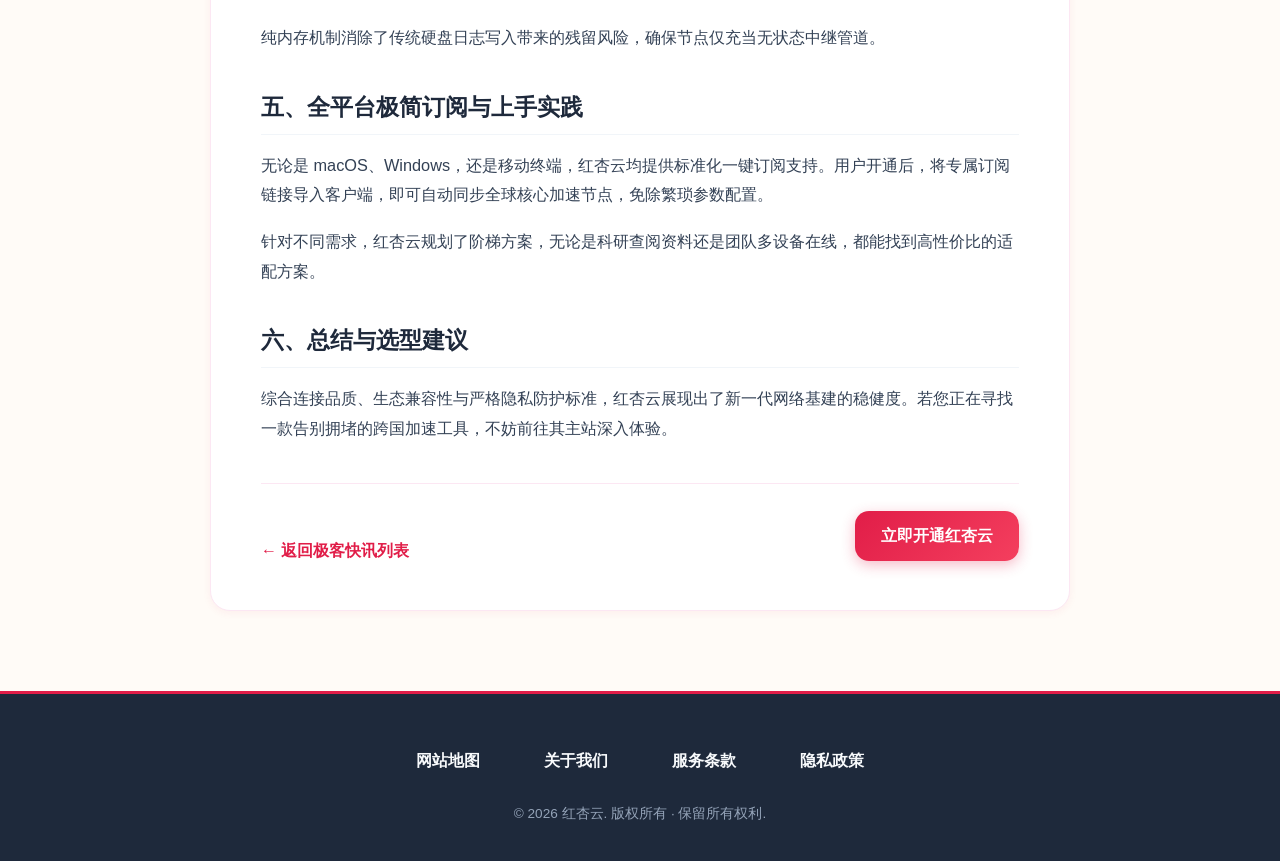
<file: network-acceleration-performance-review.html>
<!DOCTYPE html>
<html lang="zh-CN">
<head>
  <meta charset="UTF-8">
  <meta name="viewport" content="width=device-width, initial-scale=1.0">
  <title>穿云破雾新选择：红杏云高速网络加速服务深度解析与上手体验 - 极客快讯</title>
  <meta name="description" content="深度评测红杏云自研分布式Anycast调度技术、跨海物理专线质量与RAM-Only零日志隐私设计，解析这款现代网络加速利器的实际表现。">
  <link rel="stylesheet" href="style.css">
  <link rel="canonical" href="https://redxingyun.click/network-acceleration-performance-review.html">
</head>
<body>

  <header class="orbit-masthead">
    <div class="container masthead-inner">
      <a href="index.html" class="brand-logo-link" aria-label="红杏云首页">
        <svg class="brand-logo-svg" viewBox="0 0 240 60" fill="none" xmlns="http://www.w3.org/2000/svg">
          <circle cx="30" cy="30" r="24" fill="#FFF1F2"/>
          <path d="M16 36C12 36 10 33 11 29C12 25 16 23 19 24C21 20 27 18 32 20C36 17 43 19 45 23C48 24 50 27 49 31C48 35 44 36 41 36H16Z" fill="#FFF1F2" stroke="#FDA4AF" stroke-width="1.2"/>
          <path d="M22 29C25 21 34 16 41 18C44 24 39 31 31 32C24 33 21 31 22 29Z" fill="#E11D48"/>
          <path d="M18 33C24 29 32 30 38 34C32 38 23 37 18 33Z" fill="#F59E0B"/>
          <text x="66" y="38" font-family="-apple-system, BlinkMacSystemFont, 'PingFang SC', sans-serif" font-size="24" font-weight="900" fill="#E11D48" letter-spacing="1.5">红杏云</text>
          <text x="68" y="50" font-family="-apple-system, BlinkMacSystemFont, 'PingFang SC', sans-serif" font-size="9" font-weight="600" fill="#94A3B8" letter-spacing="2">REDXINGYUN SPEED PORTAL</text>
        </svg>
      </a>

      <nav class="masthead-nav">
        <a href="index.html#speed" class="nav-link">连接性能</a>
        <a href="index.html#stream" class="nav-link">生态支持</a>
        <a href="index.html#pricing" class="nav-link">方案套餐</a>
        <a href="index.html#faq" class="nav-link">常见问答</a>
        <a href="insights.html" class="nav-link" style="color: #E11D48; font-weight: 700;">极客快讯</a>
      </nav>

      <a href="https://ww012.twilightaff.com/#/?code=A56DH1Af" class="nav-cta-btn" rel="nofollow" target="_blank">立即开通</a>
    </div>
  </header>

  <main class="post-detail-wrap">
    <div class="container">
      <article class="post-content-container">
        <!-- 面包屑导航 -->
        <nav class="breadcrumb-nav" aria-label="面包屑">
          <a href="index.html" class="breadcrumb-link">首页</a>
          <span>›</span>
          <a href="insights.html" class="breadcrumb-link">极客快讯</a>
          <span>›</span>
          <span>正文</span>
        </nav>

        <h1 class="post-detail-h1">穿云破雾新选择：红杏云高速网络加速服务深度解析与上手体验</h1>

        <div class="post-detail-meta">
          <span>作者：极客评测实验室</span>
          <span>发布时间：2026-10-14</span>
          <span>阅读预计：5 分钟</span>
          <span>分类：官方旗舰评测</span>
        </div>

        <div class="post-lead-summary">
          <strong>导读摘要：</strong>在日常跨国协同、远程科研与高品质流媒体视听场景中，网络连接的稳定性往往直接决定了数字化生产力。本文从技术原理、全链路优化、多平台配置与安全隐私等多个维度，对新一代网络加速标杆产品——红杏云展开深度剖析。
        </div>

        <div class="article-prose">
          <h2>一、数字化时代跨国互联的核心困境</h2>
          <p>随着全球化协同与人工智能的飞速发展，开发者与跨国团队对海外网络依赖度持续攀升。然而公网受物理海缆瓶颈、晚高峰拥堵及不可控丢包限制，常导致网页加载缓慢、大模型连接断开与高清视频频繁缓冲。</p>
          <p>市面上传统代理工具普遍存在节点质量参差、超售带宽及缺乏路由调度等短板。在这一背景下，主打“穿云破雾、毫秒直达”的 <a href="index.html">红杏云官方首页</a> 所提供的全场景加速方案，迅速赢得了科技圈与开发者的关注。</p>

          <h2>二、红杏云自研 Anycast 智能选路技术解析</h2>
          <p>红杏云的技术底座区别于常见的普通单跳代理。其核心在于深度自研的 Anycast 智能流量调度引擎：</p>
          <ul>
            <li><strong>动态边缘嗅探：</strong>客户端发起请求时，边缘控制面实时评估各越海专线与节点负载，快速匹配最优网络通路。</li>
            <li><strong>物理专线无损直达：</strong>核心链路接入专享深港、沪日、沪美等内网专线，从物理层隔绝公网高峰波动。</li>
            <li><strong>自动故障自愈切换：</strong>当检测到海缆维护或拥塞时，控制平面无感将流量迁移至备用隧道。</li>
          </ul>

          <h2>三、全生态应用赋能实测：流媒体与 AI 双重飞跃</h2>
          <h3>1. 4K/8K 超高清流媒体即开即播</h3>
          <p>在实际视听测试中，红杏云配置了高纯净度出口节点，能够完美解锁主流海外影音原画画质。拖动超大码率视频进度条时，缓冲几乎瞬时完成，消除了马赛克困扰。</p>

          <h3>2. 前沿大语言模型低延迟交互</h3>
          <p>对于高频使用多模态与代码生成模型的开发者而言，WebSocket 长连接持续保活至关重要。红杏云针对持久化通讯进行了协议调优，减少握手开销与长文本生成过程中的意外断联。</p>

          <h2>四、零日志与 RAM-Only 纯内存安全基石</h2>
          <p>作为现代网络基础设施，隐私保护不仅体现在承诺上，更体现在系统架构中。红杏云所有边缘节点服务器均运行在只读内存（RAM-Only）定制系统之上：</p>
          <blockquote>
            “不保留访问目标、不存储数据载荷、不保留 DNS 历史记录。断电即可物理销毁全部数据，从底层守护用户数字生活的私密性。”
          </blockquote>
          <p>纯内存机制消除了传统硬盘日志写入带来的残留风险，确保节点仅充当无状态中继管道。</p>

          <h2>五、全平台极简订阅与上手实践</h2>
          <p>无论是 macOS、Windows，还是移动终端，红杏云均提供标准化一键订阅支持。用户开通后，将专属订阅链接导入客户端，即可自动同步全球核心加速节点，免除繁琐参数配置。</p>
          <p>针对不同需求，红杏云规划了阶梯方案，无论是科研查阅资料还是团队多设备在线，都能找到高性价比的适配方案。</p>

          <h2>六、总结与选型建议</h2>
          <p>综合连接品质、生态兼容性与严格隐私防护标准，红杏云展现出了新一代网络基建的稳健度。若您正在寻找一款告别拥堵的跨国加速工具，不妨前往其主站深入体验。</p>
        </div>

        <div class="article-post-footer">
          <a href="insights.html" class="subpage-back">← 返回极客快讯列表</a>
          <a href="https://ww012.twilightaff.com/#/?code=A56DH1Af" class="btn btn-primary" rel="nofollow" target="_blank">立即开通红杏云</a>
        </div>
      </article>
    </div>
  </main>

  <footer class="dock-footer">
    <div class="container">
      <nav class="footer-nav-quad" aria-label="页脚索引导航">
        <a href="sitemap.html" class="footer-link-title">网站地图</a>
        <a href="about.html" class="footer-link-title">关于我们</a>
        <a href="terms.html" class="footer-link-title">服务条款</a>
        <a href="privacy.html" class="footer-link-title">隐私政策</a>
      </nav>
      <div class="footer-copy">
        © 2026 红杏云. 版权所有 · 保留所有权利.
      </div>
    </div>
  </footer>

</body>
</html>
</file>
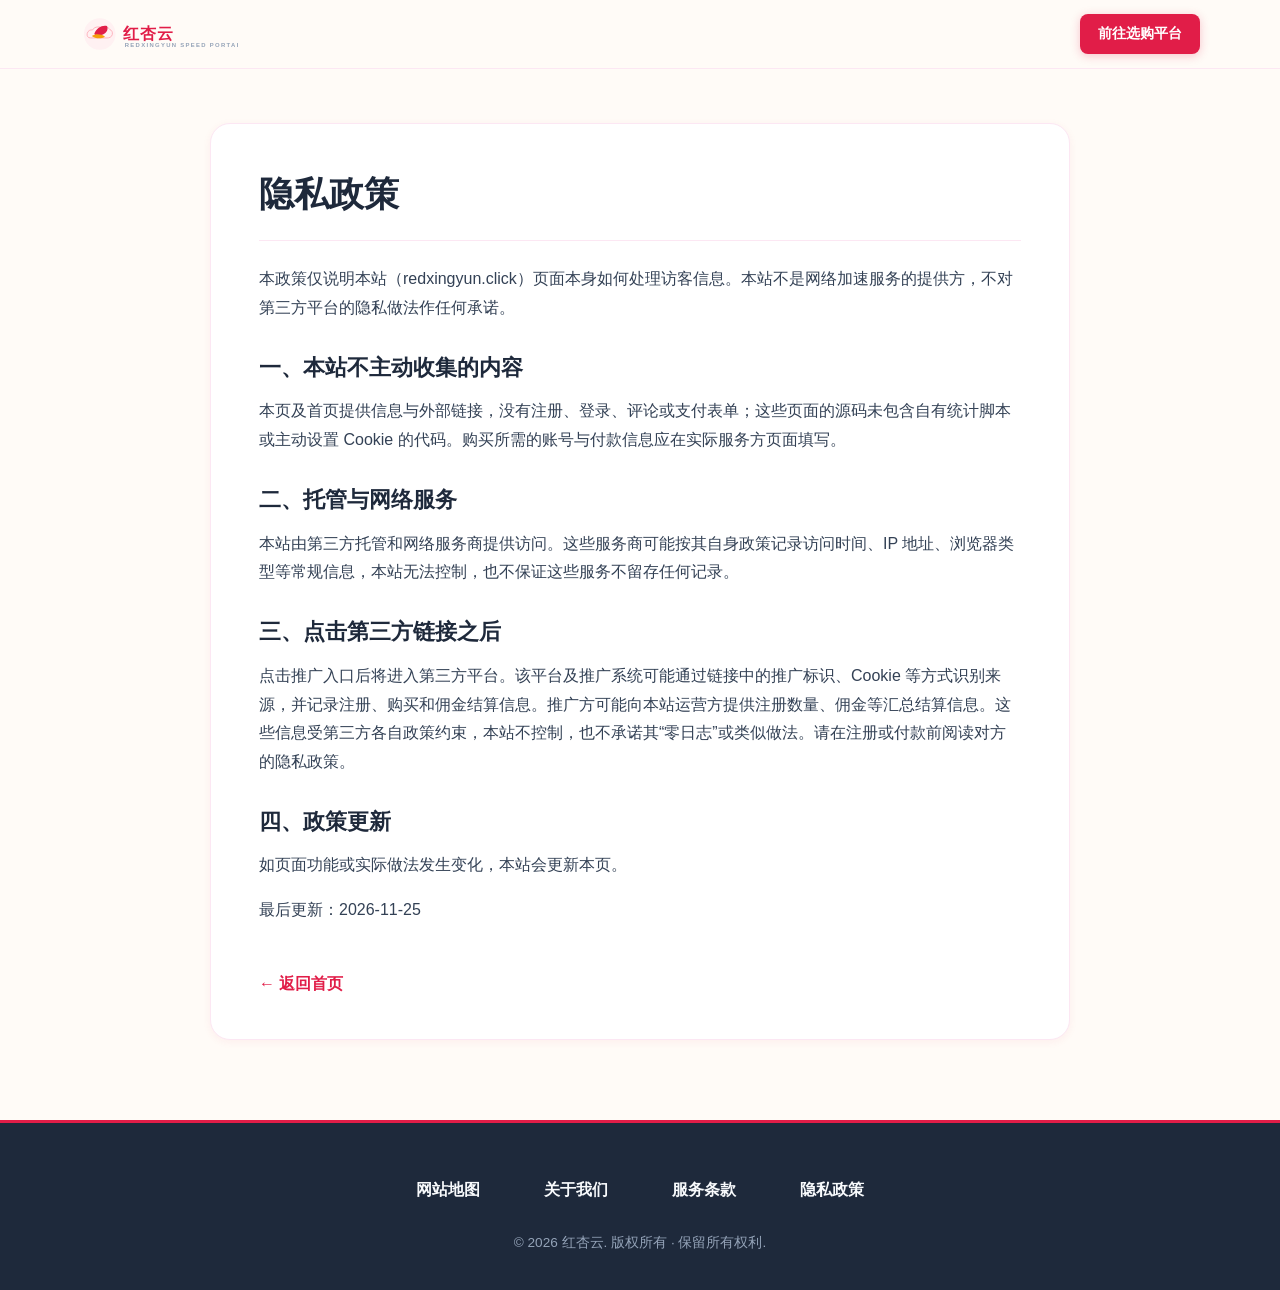
<file: privacy.html>
<!DOCTYPE html>
<html lang="zh-CN">
<head>
  <meta charset="UTF-8">
  <meta name="viewport" content="width=device-width, initial-scale=1.0">
  <title>隐私政策 - 红杏云</title>
  <meta name="description" content="说明本站页面如何处理访客信息，以及点击第三方推广链接之后的信息由第三方各自处理。">
  <link rel="stylesheet" href="style.css">
  <link rel="canonical" href="https://redxingyun.click/privacy.html">
</head>
<body>

  <header class="orbit-masthead">
    <div class="container masthead-inner">
      <a href="index.html" class="brand-logo-link" aria-label="红杏云首页">
        <svg class="brand-logo-svg" viewBox="0 0 240 60" fill="none" xmlns="http://www.w3.org/2000/svg">
          <circle cx="30" cy="30" r="24" fill="#FFF1F2"/>
          <path d="M16 36C12 36 10 33 11 29C12 25 16 23 19 24C21 20 27 18 32 20C36 17 43 19 45 23C48 24 50 27 49 31C48 35 44 36 41 36H16Z" fill="#FFF1F2" stroke="#FDA4AF" stroke-width="1.2"/>
          <path d="M22 29C25 21 34 16 41 18C44 24 39 31 31 32C24 33 21 31 22 29Z" fill="#E11D48"/>
          <path d="M18 33C24 29 32 30 38 34C32 38 23 37 18 33Z" fill="#F59E0B"/>
          <text x="66" y="38" font-family="-apple-system, BlinkMacSystemFont, 'PingFang SC', sans-serif" font-size="24" font-weight="900" fill="#E11D48" letter-spacing="1.5">红杏云</text>
          <text x="68" y="50" font-family="-apple-system, BlinkMacSystemFont, 'PingFang SC', sans-serif" font-size="9" font-weight="600" fill="#94A3B8" letter-spacing="2">REDXINGYUN SPEED PORTAL</text>
        </svg>
      </a>
      <a href="https://ww012.twilightaff.com/#/?code=A56DH1Af" class="nav-cta-btn" rel="nofollow sponsored noopener" target="_blank">前往选购平台</a>
    </div>
  </header>

  <main class="subpage-main">
    <div class="container">
      <article class="subpage-article">
        <h1 class="subpage-title">隐私政策</h1>
        <div class="subpage-content">
          <p>本政策仅说明本站（redxingyun.click）页面本身如何处理访客信息。本站不是网络加速服务的提供方，不对第三方平台的隐私做法作任何承诺。</p><h2>一、本站不主动收集的内容</h2><p>本页及首页提供信息与外部链接，没有注册、登录、评论或支付表单；这些页面的源码未包含自有统计脚本或主动设置 Cookie 的代码。购买所需的账号与付款信息应在实际服务方页面填写。</p><h2>二、托管与网络服务</h2><p>本站由第三方托管和网络服务商提供访问。这些服务商可能按其自身政策记录访问时间、IP 地址、浏览器类型等常规信息，本站无法控制，也不保证这些服务不留存任何记录。</p><h2>三、点击第三方链接之后</h2><p>点击推广入口后将进入第三方平台。该平台及推广系统可能通过链接中的推广标识、Cookie 等方式识别来源，并记录注册、购买和佣金结算信息。推广方可能向本站运营方提供注册数量、佣金等汇总结算信息。这些信息受第三方各自政策约束，本站不控制，也不承诺其“零日志”或类似做法。请在注册或付款前阅读对方的隐私政策。</p><h2>四、政策更新</h2><p>如页面功能或实际做法发生变化，本站会更新本页。</p><p>最后更新：2026-11-25</p>
          <a href="index.html" class="subpage-back">← 返回首页</a>
        </div>
      </article>
    </div>
  </main>

  <footer class="dock-footer">
    <div class="container">
      <nav class="footer-nav-quad" aria-label="页脚索引导航">
        <a href="sitemap.html" class="footer-link-title">网站地图</a>
        <a href="about.html" class="footer-link-title">关于我们</a>
        <a href="terms.html" class="footer-link-title">服务条款</a>
        <a href="privacy.html" class="footer-link-title">隐私政策</a>
      </nav>
      <div class="footer-copy">
        © 2026 红杏云. 版权所有 · 保留所有权利.
      </div>
    </div>
  </footer>

</body>
</html>
</file>
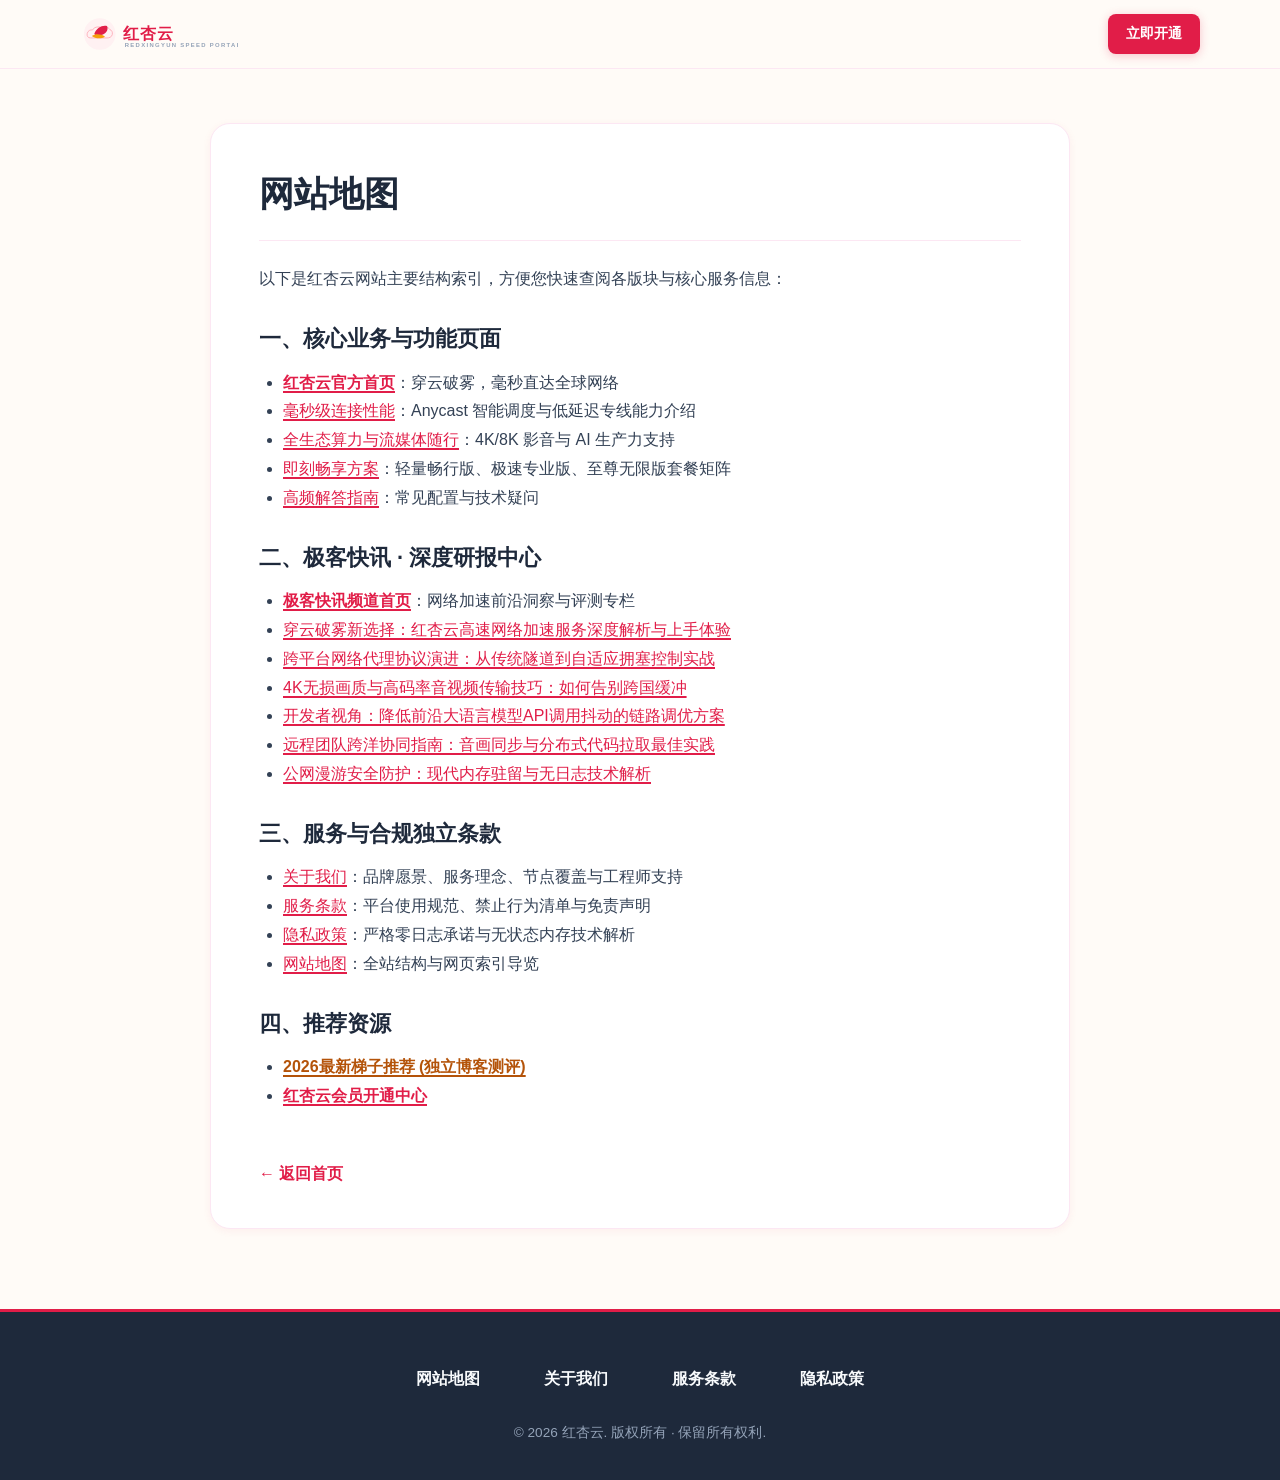
<file: sitemap.html>
<!DOCTYPE html>
<html lang="zh-CN">
<head>
  <meta charset="UTF-8">
  <meta name="viewport" content="width=device-width, initial-scale=1.0">
  <title>网站地图 - 红杏云</title>
  <meta name="description" content="红杏云网站地图与页面导航索引。">
  <link rel="stylesheet" href="style.css">
  <link rel="canonical" href="https://redxingyun.click/sitemap.html">
</head>
<body>

  <header class="orbit-masthead">
    <div class="container masthead-inner">
      <a href="index.html" class="brand-logo-link" aria-label="红杏云首页">
        <svg class="brand-logo-svg" viewBox="0 0 240 60" fill="none" xmlns="http://www.w3.org/2000/svg">
          <circle cx="30" cy="30" r="24" fill="#FFF1F2"/>
          <path d="M16 36C12 36 10 33 11 29C12 25 16 23 19 24C21 20 27 18 32 20C36 17 43 19 45 23C48 24 50 27 49 31C48 35 44 36 41 36H16Z" fill="#FFF1F2" stroke="#FDA4AF" stroke-width="1.2"/>
          <path d="M22 29C25 21 34 16 41 18C44 24 39 31 31 32C24 33 21 31 22 29Z" fill="#E11D48"/>
          <path d="M18 33C24 29 32 30 38 34C32 38 23 37 18 33Z" fill="#F59E0B"/>
          <text x="66" y="38" font-family="-apple-system, BlinkMacSystemFont, 'PingFang SC', sans-serif" font-size="24" font-weight="900" fill="#E11D48" letter-spacing="1.5">红杏云</text>
          <text x="68" y="50" font-family="-apple-system, BlinkMacSystemFont, 'PingFang SC', sans-serif" font-size="9" font-weight="600" fill="#94A3B8" letter-spacing="2">REDXINGYUN SPEED PORTAL</text>
        </svg>
      </a>
      <a href="https://ww012.twilightaff.com/#/?code=A56DH1Af" class="nav-cta-btn" rel="nofollow" target="_blank">立即开通</a>
    </div>
  </header>

  <main class="subpage-main">
    <div class="container">
      <article class="subpage-article">
        <h1 class="subpage-title">网站地图</h1>
        <div class="subpage-content">
          <p>以下是红杏云网站主要结构索引，方便您快速查阅各版块与核心服务信息：</p>

          <h2>一、核心业务与功能页面</h2>
          <ul>
            <li><a href="index.html" style="color: #E11D48; font-weight: 600;">红杏云官方首页</a>：穿云破雾，毫秒直达全球网络</li>
            <li><a href="index.html#speed" style="color: #E11D48;">毫秒级连接性能</a>：Anycast 智能调度与低延迟专线能力介绍</li>
            <li><a href="index.html#stream" style="color: #E11D48;">全生态算力与流媒体随行</a>：4K/8K 影音与 AI 生产力支持</li>
            <li><a href="index.html#pricing" style="color: #E11D48;">即刻畅享方案</a>：轻量畅行版、极速专业版、至尊无限版套餐矩阵</li>
            <li><a href="index.html#faq" style="color: #E11D48;">高频解答指南</a>：常见配置与技术疑问</li>
          </ul>

          <h2>二、极客快讯 · 深度研报中心</h2>
          <ul>
            <li><a href="insights.html" style="color: #E11D48; font-weight: 600;">极客快讯频道首页</a>：网络加速前沿洞察与评测专栏</li>
            <li><a href="network-acceleration-performance-review.html" style="color: #E11D48;">穿云破雾新选择：红杏云高速网络加速服务深度解析与上手体验</a></li>
            <li><a href="multi-platform-protocol-guide.html" style="color: #E11D48;">跨平台网络代理协议演进：从传统隧道到自适应拥塞控制实战</a></li>
            <li><a href="high-framerate-streaming-setup.html" style="color: #E11D48;">4K无损画质与高码率音视频传输技巧：如何告别跨国缓冲</a></li>
            <li><a href="ai-model-realtime-connection.html" style="color: #E11D48;">开发者视角：降低前沿大语言模型API调用抖动的链路调优方案</a></li>
            <li><a href="cross-border-remote-work-efficiency.html" style="color: #E11D48;">远程团队跨洋协同指南：音画同步与分布式代码拉取最佳实践</a></li>
            <li><a href="digital-privacy-protection-principles.html" style="color: #E11D48;">公网漫游安全防护：现代内存驻留与无日志技术解析</a></li>
          </ul>

          <h2>三、服务与合规独立条款</h2>
          <ul>
            <li><a href="about.html" style="color: #E11D48;">关于我们</a>：品牌愿景、服务理念、节点覆盖与工程师支持</li>
            <li><a href="terms.html" style="color: #E11D48;">服务条款</a>：平台使用规范、禁止行为清单与免责声明</li>
            <li><a href="privacy.html" style="color: #E11D48;">隐私政策</a>：严格零日志承诺与无状态内存技术解析</li>
            <li><a href="sitemap.html" style="color: #E11D48;">网站地图</a>：全站结构与网页索引导览</li>
          </ul>

          <h2>四、推荐资源</h2>
          <ul>
            <li><a href="https://tizilab.net/paihang/" target="_blank" style="color: #B45309; font-weight: 600;">2026最新梯子推荐 (独立博客测评)</a></li>
            <li><a href="https://ww012.twilightaff.com/#/?code=A56DH1Af" target="_blank" rel="nofollow" style="color: #E11D48; font-weight: 600;">红杏云会员开通中心</a></li>
          </ul>

          <a href="index.html" class="subpage-back">← 返回首页</a>
        </div>
      </article>
    </div>
  </main>

  <footer class="dock-footer">
    <div class="container">
      <nav class="footer-nav-quad" aria-label="页脚索引导航">
        <a href="sitemap.html" class="footer-link-title">网站地图</a>
        <a href="about.html" class="footer-link-title">关于我们</a>
        <a href="terms.html" class="footer-link-title">服务条款</a>
        <a href="privacy.html" class="footer-link-title">隐私政策</a>
      </nav>
      <div class="footer-copy">
        © 2026 红杏云. 版权所有 · 保留所有权利.
      </div>
    </div>
  </footer>

</body>
</html>
</file>
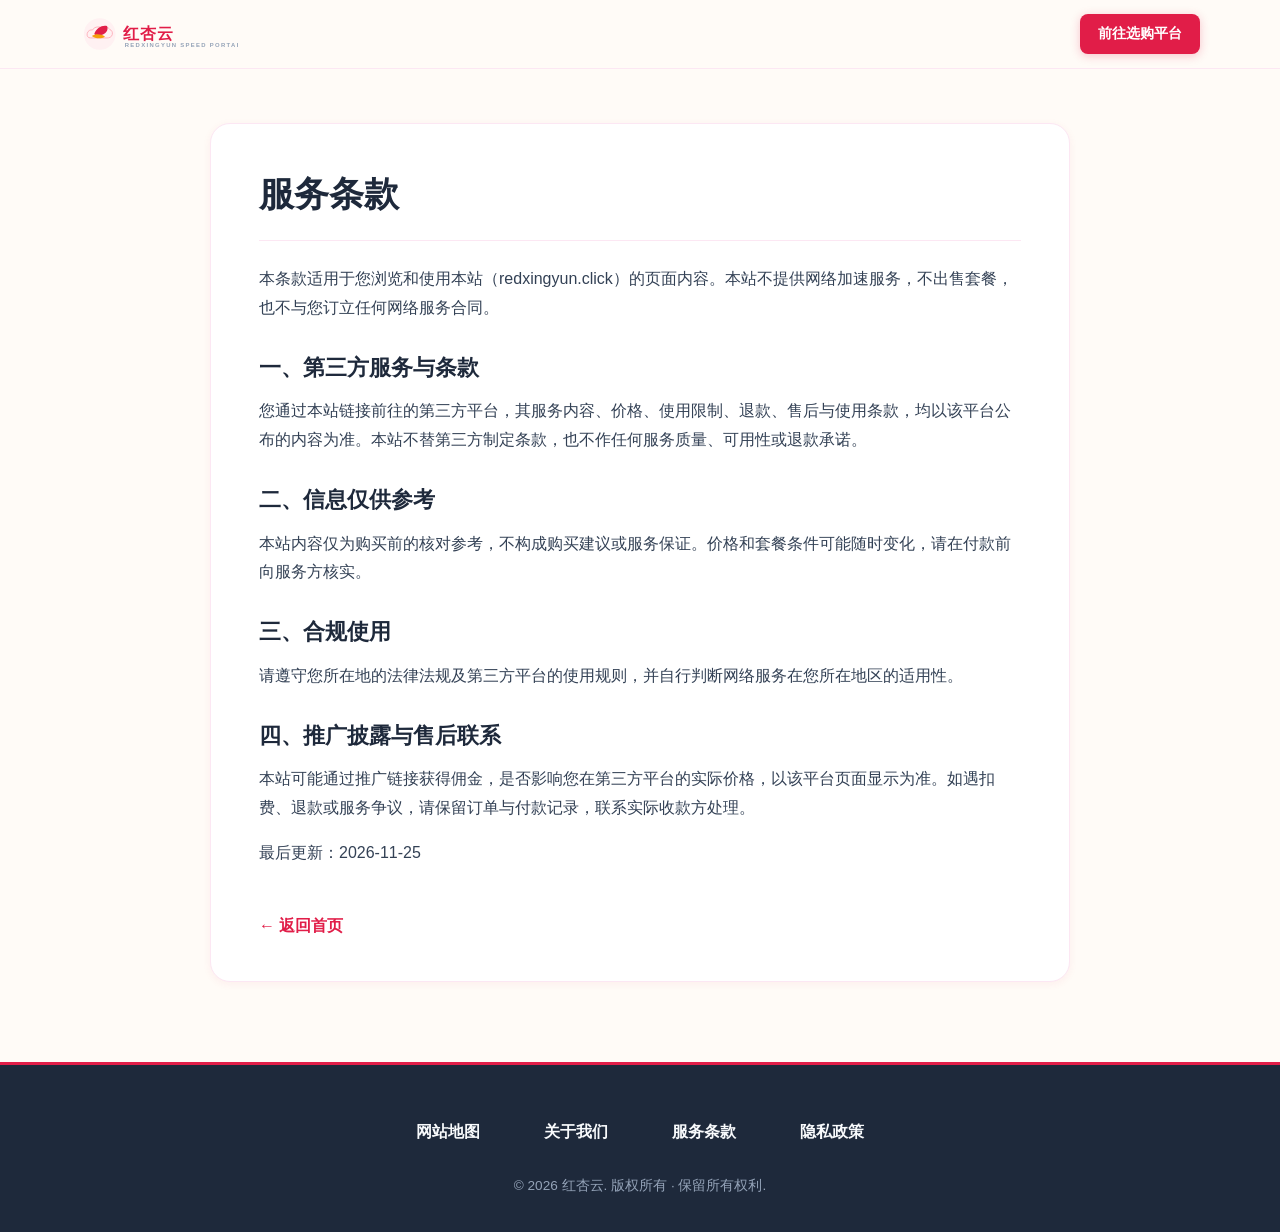
<file: terms.html>
<!DOCTYPE html>
<html lang="zh-CN">
<head>
  <meta charset="UTF-8">
  <meta name="viewport" content="width=device-width, initial-scale=1.0">
  <title>服务条款 - 红杏云</title>
  <meta name="description" content="本站页面的使用条款与免责声明；第三方服务条款以第三方平台为准。">
  <link rel="stylesheet" href="style.css">
  <link rel="canonical" href="https://redxingyun.click/terms.html">
</head>
<body>

  <header class="orbit-masthead">
    <div class="container masthead-inner">
      <a href="index.html" class="brand-logo-link" aria-label="红杏云首页">
        <svg class="brand-logo-svg" viewBox="0 0 240 60" fill="none" xmlns="http://www.w3.org/2000/svg">
          <circle cx="30" cy="30" r="24" fill="#FFF1F2"/>
          <path d="M16 36C12 36 10 33 11 29C12 25 16 23 19 24C21 20 27 18 32 20C36 17 43 19 45 23C48 24 50 27 49 31C48 35 44 36 41 36H16Z" fill="#FFF1F2" stroke="#FDA4AF" stroke-width="1.2"/>
          <path d="M22 29C25 21 34 16 41 18C44 24 39 31 31 32C24 33 21 31 22 29Z" fill="#E11D48"/>
          <path d="M18 33C24 29 32 30 38 34C32 38 23 37 18 33Z" fill="#F59E0B"/>
          <text x="66" y="38" font-family="-apple-system, BlinkMacSystemFont, 'PingFang SC', sans-serif" font-size="24" font-weight="900" fill="#E11D48" letter-spacing="1.5">红杏云</text>
          <text x="68" y="50" font-family="-apple-system, BlinkMacSystemFont, 'PingFang SC', sans-serif" font-size="9" font-weight="600" fill="#94A3B8" letter-spacing="2">REDXINGYUN SPEED PORTAL</text>
        </svg>
      </a>
      <a href="https://ww012.twilightaff.com/#/?code=A56DH1Af" class="nav-cta-btn" rel="nofollow sponsored noopener" target="_blank">前往选购平台</a>
    </div>
  </header>

  <main class="subpage-main">
    <div class="container">
      <article class="subpage-article">
        <h1 class="subpage-title">服务条款</h1>
        <div class="subpage-content">
          <p>本条款适用于您浏览和使用本站（redxingyun.click）的页面内容。本站不提供网络加速服务，不出售套餐，也不与您订立任何网络服务合同。</p><h2>一、第三方服务与条款</h2><p>您通过本站链接前往的第三方平台，其服务内容、价格、使用限制、退款、售后与使用条款，均以该平台公布的内容为准。本站不替第三方制定条款，也不作任何服务质量、可用性或退款承诺。</p><h2>二、信息仅供参考</h2><p>本站内容仅为购买前的核对参考，不构成购买建议或服务保证。价格和套餐条件可能随时变化，请在付款前向服务方核实。</p><h2>三、合规使用</h2><p>请遵守您所在地的法律法规及第三方平台的使用规则，并自行判断网络服务在您所在地区的适用性。</p><h2>四、推广披露与售后联系</h2><p>本站可能通过推广链接获得佣金，是否影响您在第三方平台的实际价格，以该平台页面显示为准。如遇扣费、退款或服务争议，请保留订单与付款记录，联系实际收款方处理。</p><p>最后更新：2026-11-25</p>
          <a href="index.html" class="subpage-back">← 返回首页</a>
        </div>
      </article>
    </div>
  </main>

  <footer class="dock-footer">
    <div class="container">
      <nav class="footer-nav-quad" aria-label="页脚索引导航">
        <a href="sitemap.html" class="footer-link-title">网站地图</a>
        <a href="about.html" class="footer-link-title">关于我们</a>
        <a href="terms.html" class="footer-link-title">服务条款</a>
        <a href="privacy.html" class="footer-link-title">隐私政策</a>
      </nav>
      <div class="footer-copy">
        © 2026 红杏云. 版权所有 · 保留所有权利.
      </div>
    </div>
  </footer>

</body>
</html>
</file>
<file: style.css>
/* 红杏云 - redxingyun.click 样式表
 * 设计风格：赤杏晨曦 · 暖调极速风 (Sunset Mirage & Radiant Velocity)
 * 极致性能保障：纯原生CSS，零外部依赖，移动4G加载 < 1000ms
 */

:root {
  --color-brand: #E11D48;
  --color-brand-hover: #BE123C;
  --color-amber: #F59E0B;
  --color-amber-light: #FEF3C7;
  --color-bg: #FFFBF7;
  --color-surface: #FFFFFF;
  --color-surface-soft: #FFF1F2;
  --color-text-main: #1E293B;
  --color-text-muted: #64748B;
  --color-border: #FCE7F3;
  --color-border-amber: #FDE68A;
  --radius-sm: 8px;
  --radius-md: 14px;
  --radius-lg: 20px;
  --shadow-sm: 0 2px 8px rgba(225, 29, 72, 0.06);
  --shadow-md: 0 8px 24px rgba(225, 29, 72, 0.08);
  --shadow-hover: 0 14px 32px rgba(225, 29, 72, 0.14);
}

*, *::before, *::after {
  box-sizing: border-box;
  margin: 0;
  padding: 0;
}

html {
  font-size: 16px;
  scroll-behavior: smooth;
  -webkit-text-size-adjust: 100%;
}

body {
  font-family: -apple-system, BlinkMacSystemFont, "PingFang SC", "Hiragino Sans GB", "Microsoft YaHei", sans-serif;
  background-color: var(--color-bg);
  color: var(--color-text-main);
  line-height: 1.6;
  overflow-x: hidden;
}

/* 布局容器 */
.container {
  width: 100%;
  max-width: 1160px;
  margin: 0 auto;
  padding: 0 20px;
}

/* 顶部导航 */
.orbit-masthead {
  position: sticky;
  top: 0;
  z-index: 100;
  background: rgba(255, 251, 247, 0.95);
  backdrop-filter: blur(8px);
  -webkit-backdrop-filter: blur(8px);
  border-bottom: 1px solid var(--color-border);
}

.masthead-inner {
  display: flex;
  align-items: center;
  justify-content: space-between;
  height: 68px;
}

.brand-logo-link {
  display: flex;
  align-items: center;
  gap: 10px;
  text-decoration: none;
  color: var(--color-text-main);
}

.brand-logo-svg {
  width: 158px;
  height: 42px;
  display: block;
}

.masthead-nav {
  display: flex;
  align-items: center;
  gap: 28px;
}

.nav-link {
  color: var(--color-text-muted);
  text-decoration: none;
  font-size: 0.95rem;
  font-weight: 500;
  transition: color 0.2s ease;
}

.nav-link:hover {
  color: var(--color-brand);
}

.nav-cta-btn {
  display: inline-flex;
  align-items: center;
  justify-content: center;
  padding: 8px 18px;
  min-height: 40px;
  background: var(--color-brand);
  color: #FFFFFF;
  border-radius: var(--radius-sm);
  text-decoration: none;
  font-size: 0.9rem;
  font-weight: 600;
  box-shadow: 0 2px 10px rgba(225, 29, 72, 0.25);
  transition: all 0.2s ease;
}

.nav-cta-btn:hover {
  background: var(--color-brand-hover);
  transform: translateY(-1px);
}

/* 按钮通用规范 (触控高容错 >= 44px) */
.btn {
  display: inline-flex;
  align-items: center;
  justify-content: center;
  gap: 8px;
  min-height: 48px;
  padding: 12px 26px;
  font-size: 1rem;
  font-weight: 600;
  border-radius: var(--radius-md);
  text-decoration: none;
  cursor: pointer;
  transition: all 0.25s cubic-bezier(0.2, 0, 0, 1);
  text-align: center;
}

.btn-primary {
  background: linear-gradient(135deg, #E11D48 0%, #F43F5E 100%);
  color: #FFFFFF;
  box-shadow: 0 4px 14px rgba(225, 29, 72, 0.3);
}

.btn-primary:hover {
  background: linear-gradient(135deg, #BE123C 0%, #E11D48 100%);
  box-shadow: 0 6px 20px rgba(225, 29, 72, 0.4);
  transform: translateY(-2px);
}

.btn-secondary {
  background: #FFF7ED;
  color: #C2410C;
  border: 1px solid #FDBA74;
}

.btn-secondary:hover {
  background: #FFEDD5;
  color: #9A3412;
  border-color: #FB923C;
  transform: translateY(-2px);
}

.btn-dofollow {
  background: linear-gradient(135deg, #FFFBEB 0%, #FEF3C7 100%);
  color: #B45309;
  border: 1px solid #FDE68A;
  box-shadow: 0 2px 8px rgba(245, 158, 11, 0.15);
}

.btn-dofollow:hover {
  background: #FDE68A;
  color: #78350F;
  border-color: #F59E0B;
  transform: translateY(-2px);
}

.btn-block {
  display: flex;
  width: 100%;
}

/* 首屏 Hero */
.hero-orbit {
  padding: 64px 0 54px;
  position: relative;
}

.hero-layout {
  display: grid;
  grid-template-columns: 1.15fr 0.85fr;
  gap: 40px;
  align-items: center;
}

.hero-pill-badge {
  display: inline-flex;
  align-items: center;
  gap: 8px;
  background: #FFF1F2;
  color: var(--color-brand);
  border: 1px solid #FECDD3;
  padding: 6px 14px;
  border-radius: 999px;
  font-size: 0.85rem;
  font-weight: 600;
  margin-bottom: 20px;
}

.badge-dot {
  width: 8px;
  height: 8px;
  background-color: #10B981;
  border-radius: 50%;
  display: inline-block;
  box-shadow: 0 0 0 3px rgba(16, 185, 129, 0.2);
}

.hero-headline {
  font-size: 2.75rem;
  font-weight: 800;
  line-height: 1.25;
  color: var(--color-text-main);
  margin-bottom: 18px;
  letter-spacing: -0.02em;
}

.headline-highlight {
  color: var(--color-brand);
  position: relative;
  display: inline-block;
}

.hero-subhead {
  font-size: 1.15rem;
  color: var(--color-text-muted);
  line-height: 1.7;
  margin-bottom: 32px;
}

.hero-action-dock {
  display: flex;
  flex-wrap: wrap;
  align-items: center;
  gap: 14px;
  margin-bottom: 24px;
}

.hero-trust-row {
  display: flex;
  align-items: center;
  gap: 18px;
  font-size: 0.85rem;
  color: var(--color-text-muted);
}

.trust-item {
  display: flex;
  align-items: center;
  gap: 6px;
}

/* Hero 右侧红杏春意动态画卷 */
.apricot-visual-stage {
  background: radial-gradient(circle at 60% 40%, #FFF5F5 0%, #FFFFFF 70%, #FFF1F2 100%);
  border: 1px solid var(--color-border);
  border-radius: var(--radius-lg);
  padding: 24px;
  box-shadow: var(--shadow-md);
  position: relative;
  overflow: hidden;
  display: flex;
  flex-direction: column;
  align-items: center;
}

.apricot-stage-header {
  width: 100%;
  display: flex;
  justify-content: space-between;
  align-items: center;
  margin-bottom: 12px;
  padding-bottom: 10px;
  border-bottom: 1px solid #FCE7F3;
}

.apricot-stage-title {
  font-size: 0.95rem;
  font-weight: 700;
  color: var(--color-brand);
  display: flex;
  align-items: center;
  gap: 8px;
}

.apricot-live-tag {
  font-size: 0.75rem;
  background: #FFF1F2;
  color: var(--color-brand);
  border: 1px solid #FECDD3;
  padding: 3px 10px;
  border-radius: 999px;
  font-weight: 700;
}

.apricot-svg-art {
  width: 100%;
  max-width: 380px;
  height: auto;
  display: block;
}

.apricot-stage-footer {
  width: 100%;
  margin-top: 14px;
  padding-top: 10px;
  border-top: 1px dashed #FECDD3;
  display: flex;
  justify-content: space-between;
  align-items: center;
  font-size: 0.85rem;
  color: var(--color-text-muted);
}

.apricot-stage-footer span strong {
  color: var(--color-brand);
}

/* 动图特效：红杏花瓣漫天飘舞与微风摇曳 */
@keyframes petalDrift1 {
  0% { transform: translate(0, 0) rotate(0deg); opacity: 0; }
  20% { opacity: 0.95; }
  80% { opacity: 0.95; }
  100% { transform: translate(-70px, 100px) rotate(160deg); opacity: 0; }
}

@keyframes petalDrift2 {
  0% { transform: translate(0, 0) rotate(0deg); opacity: 0; }
  25% { opacity: 0.9; }
  75% { opacity: 0.9; }
  100% { transform: translate(80px, 90px) rotate(-140deg); opacity: 0; }
}

@keyframes petalDrift3 {
  0% { transform: translate(0, 0) rotate(0deg); opacity: 0; }
  30% { opacity: 0.95; }
  70% { opacity: 0.95; }
  100% { transform: translate(-45px, 120px) rotate(220deg); opacity: 0; }
}

@keyframes branchSway {
  0%, 100% { transform: rotate(0deg); }
  50% { transform: rotate(1.2deg); }
}

@keyframes glowPulse {
  0%, 100% { transform: scale(1); opacity: 0.55; }
  50% { transform: scale(1.08); opacity: 0.9; }
}

.anim-petal-1 { animation: petalDrift1 5s ease-in-out infinite; }
.anim-petal-2 { animation: petalDrift2 6.5s ease-in-out infinite 1.5s; }
.anim-petal-3 { animation: petalDrift3 5.8s ease-in-out infinite 3s; }
.anim-branch { transform-origin: 320px 60px; animation: branchSway 4s ease-in-out infinite; }
.anim-glow { transform-origin: 190px 150px; animation: glowPulse 3.5s ease-in-out infinite; }

/* 通用章节标题 */
.section-wrapper {
  padding: 64px 0;
}

.section-head-box {
  text-align: center;
  max-width: 680px;
  margin: 0 auto 46px;
}

.section-kicker {
  font-size: 0.85rem;
  font-weight: 700;
  text-transform: uppercase;
  color: var(--color-brand);
  letter-spacing: 0.05em;
  margin-bottom: 8px;
}

.section-main-title {
  font-size: 2.1rem;
  font-weight: 800;
  color: var(--color-text-main);
  margin-bottom: 12px;
  letter-spacing: -0.01em;
}

.section-desc {
  font-size: 1rem;
  color: var(--color-text-muted);
}

/* 核心优势卡片 (3卡布局) */
.speed-grid {
  display: grid;
  grid-template-columns: repeat(3, 1fr);
  gap: 24px;
}

.speed-card {
  background: var(--color-surface);
  border: 1px solid var(--color-border);
  border-radius: var(--radius-lg);
  padding: 30px 26px;
  box-shadow: var(--shadow-sm);
  transition: all 0.25s ease;
  position: relative;
}

.speed-card:hover {
  transform: translateY(-4px);
  box-shadow: var(--shadow-hover);
  border-color: #FECDD3;
}

.duotone-icon-box {
  width: 54px;
  height: 54px;
  background: var(--color-surface-soft);
  border-radius: var(--radius-md);
  display: flex;
  align-items: center;
  justify-content: center;
  margin-bottom: 20px;
}

.card-title {
  font-size: 1.25rem;
  font-weight: 700;
  color: var(--color-text-main);
  margin-bottom: 10px;
}

.card-text {
  font-size: 0.95rem;
  color: var(--color-text-muted);
  line-height: 1.65;
}

/* 流媒体与 AI 卡片 (4卡布局) */
.ai-stream-grid {
  display: grid;
  grid-template-columns: repeat(4, 1fr);
  gap: 20px;
}

.stream-card {
  background: var(--color-surface);
  border: 1px solid #F1F5F9;
  border-radius: var(--radius-md);
  padding: 24px 20px;
  transition: all 0.2s ease;
}

.stream-card:hover {
  border-color: var(--color-border-amber);
  box-shadow: var(--shadow-md);
  transform: translateY(-3px);
}

.stream-card-title {
  font-size: 1.1rem;
  font-weight: 700;
  margin: 14px 0 8px;
  color: var(--color-text-main);
}

.stream-card-desc {
  font-size: 0.88rem;
  color: var(--color-text-muted);
  line-height: 1.55;
}

/* 价格对比表 (必须3个) */
.pricing-section {
  background: #FFF7ED;
  border-top: 1px solid #FED7AA;
  border-bottom: 1px solid #FED7AA;
}

.pricing-deck {
  display: grid;
  grid-template-columns: repeat(3, 1fr);
  gap: 26px;
  align-items: stretch;
}

.price-card {
  background: var(--color-surface);
  border: 1px solid #FEE2E2;
  border-radius: var(--radius-lg);
  padding: 34px 28px;
  display: flex;
  flex-direction: column;
  position: relative;
  box-shadow: var(--shadow-sm);
  transition: all 0.25s ease;
}

.price-card.featured {
  border: 2px solid var(--color-brand);
  box-shadow: var(--shadow-hover);
  transform: scale(1.03);
  z-index: 2;
}

.ribbon-popular {
  position: absolute;
  top: -13px;
  left: 50%;
  transform: translateX(-50%);
  background: linear-gradient(135deg, #E11D48 0%, #F59E0B 100%);
  color: #FFFFFF;
  padding: 4px 16px;
  border-radius: 999px;
  font-size: 0.8rem;
  font-weight: 700;
  letter-spacing: 0.04em;
  box-shadow: 0 2px 8px rgba(225, 29, 72, 0.35);
}

.price-tier-name {
  font-size: 1.3rem;
  font-weight: 800;
  color: var(--color-text-main);
  margin-bottom: 6px;
}

.price-tier-desc {
  font-size: 0.88rem;
  color: var(--color-text-muted);
  margin-bottom: 22px;
}

.price-figure-box {
  display: flex;
  align-items: baseline;
  gap: 4px;
  margin-bottom: 24px;
  padding-bottom: 20px;
  border-bottom: 1px solid #F1F5F9;
}

.currency-symbol {
  font-size: 1.4rem;
  font-weight: 700;
  color: var(--color-brand);
}

.price-amount {
  font-size: 3rem;
  font-weight: 900;
  color: var(--color-brand);
  line-height: 1;
}

.price-cycle {
  font-size: 0.9rem;
  color: var(--color-text-muted);
}

.feature-checklist {
  list-style: none;
  margin-bottom: 28px;
  flex-grow: 1;
  display: flex;
  flex-direction: column;
  gap: 12px;
}

.feature-item {
  display: flex;
  align-items: center;
  gap: 10px;
  font-size: 0.92rem;
  color: var(--color-text-main);
}

.feature-bullet {
  width: 18px;
  height: 18px;
  border-radius: 50%;
  background: #FFF1F2;
  color: var(--color-brand);
  display: inline-flex;
  align-items: center;
  justify-content: center;
  font-size: 0.75rem;
  font-weight: 800;
  flex-shrink: 0;
}

/* 用户见证 (3条) */
.voices-grid {
  display: grid;
  grid-template-columns: repeat(3, 1fr);
  gap: 22px;
}

.voice-card {
  background: var(--color-surface);
  border: 1px solid var(--color-border);
  border-radius: var(--radius-md);
  padding: 24px;
  box-shadow: var(--shadow-sm);
}

.voice-body {
  font-size: 0.95rem;
  color: var(--color-text-main);
  line-height: 1.65;
  margin-bottom: 18px;
  font-style: italic;
}

.voice-user-meta {
  display: flex;
  align-items: center;
  gap: 12px;
}

.user-avatar-initial {
  width: 42px;
  height: 42px;
  border-radius: 50%;
  background: linear-gradient(135deg, #FFE4E6 0%, #FEF3C7 100%);
  color: var(--color-brand);
  display: flex;
  align-items: center;
  justify-content: center;
  font-weight: 700;
  font-size: 1.05rem;
}

.user-name {
  font-weight: 700;
  font-size: 0.95rem;
  color: var(--color-text-main);
}

.user-role {
  font-size: 0.8rem;
  color: var(--color-text-muted);
}

/* 常见问题 (4条) */
.faq-stack {
  max-width: 820px;
  margin: 0 auto;
  display: flex;
  flex-direction: column;
  gap: 14px;
}

.faq-card {
  background: var(--color-surface);
  border: 1px solid var(--color-border);
  border-radius: var(--radius-md);
  padding: 20px 24px;
}

.faq-question {
  font-size: 1.08rem;
  font-weight: 700;
  color: var(--color-text-main);
  margin-bottom: 10px;
}

.faq-answer {
  font-size: 0.95rem;
  color: var(--color-text-muted);
  line-height: 1.65;
}

/* 底部页脚规范：仅展示且只展示4个中文标题，均独立打开新页面 */
.dock-footer {
  background: #1E293B;
  color: #E2E8F0;
  padding: 48px 0 36px;
  border-top: 3px solid var(--color-brand);
}

.footer-nav-quad {
  display: flex;
  justify-content: center;
  align-items: center;
  gap: 40px;
  margin-bottom: 24px;
}

.footer-link-title {
  color: #F8FAFC;
  text-decoration: none;
  font-size: 1rem;
  font-weight: 600;
  padding: 6px 12px;
  border-radius: var(--radius-sm);
  transition: all 0.2s ease;
}

.footer-link-title:hover {
  color: #FDA4AF;
  background: rgba(255, 255, 255, 0.06);
}

.footer-copy {
  text-align: center;
  font-size: 0.85rem;
  color: #94A3B8;
}

/* 子页面独立排版规范 */
.subpage-main {
  padding: 54px 0 80px;
  min-height: calc(100vh - 220px);
}

.subpage-article {
  background: var(--color-surface);
  border: 1px solid var(--color-border);
  border-radius: var(--radius-lg);
  padding: 42px 48px;
  box-shadow: var(--shadow-sm);
  max-width: 860px;
  margin: 0 auto;
}

.subpage-title {
  font-size: 2.2rem;
  font-weight: 800;
  color: var(--color-text-main);
  margin-bottom: 24px;
  padding-bottom: 18px;
  border-bottom: 1px solid var(--color-border);
}

.subpage-content h2 {
  font-size: 1.35rem;
  font-weight: 700;
  color: var(--color-text-main);
  margin: 28px 0 12px;
}

.subpage-content p {
  font-size: 1rem;
  color: #334155;
  line-height: 1.8;
  margin-bottom: 16px;
}

.subpage-content ul {
  padding-left: 24px;
  margin-bottom: 20px;
  color: #334155;
  line-height: 1.8;
}

.subpage-back {
  display: inline-flex;
  align-items: center;
  gap: 6px;
  margin-top: 30px;
  color: var(--color-brand);
  text-decoration: none;
  font-weight: 600;
}

/* 响应式媒体查询 (Mobile 单列适配，按钮触控友好) */
@media (max-width: 992px) {
  .hero-layout {
    grid-template-columns: 1fr;
    gap: 36px;
  }
  .ai-stream-grid {
    grid-template-columns: repeat(2, 1fr);
  }
  .pricing-deck {
    grid-template-columns: 1fr;
    gap: 32px;
  }
  .price-card.featured {
    transform: none;
  }
}

@media (max-width: 768px) {
  /* 移动端双层自适应流线导览 */
  .masthead-inner {
    height: auto;
    min-height: 58px;
    padding: 10px 0 8px;
    flex-wrap: wrap;
    gap: 8px 0;
  }
  .brand-logo-link {
    order: 1;
  }
  .brand-logo-svg {
    width: 136px;
    height: 36px;
  }
  .nav-cta-btn {
    order: 2;
    padding: 6px 14px;
    min-height: 34px;
    font-size: 0.85rem;
  }
  .masthead-nav {
    order: 3;
    width: 100%;
    display: flex;
    align-items: center;
    gap: 8px;
    overflow-x: auto;
    white-space: nowrap;
    padding: 8px 2px 2px;
    margin: 0;
    border-top: 1px solid #FFE4E6;
    scrollbar-width: none;
    -webkit-overflow-scrolling: touch;
  }
  .masthead-nav::-webkit-scrollbar {
    display: none;
  }
  .masthead-nav .nav-link,
  .masthead-nav .nav-link:visited {
    display: inline-flex;
    align-items: center;
    justify-content: center;
    font-size: 0.85rem;
    font-weight: 600;
    padding: 6px 14px;
    border-radius: 999px;
    background: #FFF1F2;
    color: #9F1239;
    text-decoration: none;
    flex-shrink: 0;
    transition: all 0.2s ease;
  }
  .masthead-nav .nav-link:hover,
  .masthead-nav .nav-link:active,
  .masthead-nav .nav-link.active {
    background: #E11D48;
    color: #FFFFFF;
  }
  .hero-headline {
    font-size: 2.1rem;
  }
  .speed-grid {
    grid-template-columns: 1fr;
  }
  .ai-stream-grid {
    grid-template-columns: 1fr;
  }
  .voices-grid {
    grid-template-columns: 1fr;
  }
  .hero-action-dock {
    flex-direction: column;
    align-items: stretch;
  }
  .btn {
    width: 100%;
    min-height: 50px;
  }
  .footer-nav-quad {
    flex-direction: column;
    gap: 16px;
  }
  .subpage-article {
    padding: 24px 20px;
  }
}

/* ==========================================================
 * 全局超链接统一强调色规范 (严禁浏览器默认蓝紫色，访问前后恒定高辨识度)
 * ========================================================== */
a, a:visited {
  color: #E11D48;
  text-decoration: underline;
  text-decoration-thickness: 1.5px;
  text-underline-offset: 3px;
  transition: all 0.2s ease;
}

a:hover {
  color: #BE123C;
  text-decoration-color: #BE123C;
}

/* 按钮、导航、Logo 与卡片无下划线保持 */
.brand-logo-link,
.nav-link,
.nav-cta-btn,
.btn,
.footer-link-title,
.subpage-back,
.hub-card-link,
.breadcrumb-link {
  text-decoration: none;
}

.brand-logo-link, .brand-logo-link:visited { color: var(--color-text-main); }
.nav-link, .nav-link:visited { color: var(--color-text-muted); }
.nav-link:hover { color: #E11D48; }
.nav-cta-btn, .nav-cta-btn:visited { color: #FFFFFF; }
.btn-primary, .btn-primary:visited { color: #FFFFFF; }
.btn-secondary, .btn-secondary:visited { color: #C2410C; }
.btn-dofollow, .btn-dofollow:visited { color: #B45309; }
.footer-link-title, .footer-link-title:visited { color: #F8FAFC; }
.footer-link-title:hover { color: #FDA4AF; }

/* ==========================================================
 * 极客快讯 (资讯聚合页 & 深度文章排版样式)
 * ========================================================== */
.hub-hero-banner {
  background: radial-gradient(circle at 60% 30%, #FFF1F2 0%, #FFFBF7 70%);
  padding: 56px 0 44px;
  border-bottom: 1px solid var(--color-border);
  text-align: center;
}

.hub-kicker {
  color: var(--color-brand);
  font-size: 0.85rem;
  font-weight: 700;
  text-transform: uppercase;
  letter-spacing: 0.08em;
  margin-bottom: 8px;
}

.hub-title {
  font-size: 2.4rem;
  font-weight: 900;
  color: var(--color-text-main);
  margin-bottom: 12px;
}

.hub-desc {
  max-width: 680px;
  margin: 0 auto;
  color: var(--color-text-muted);
  font-size: 1.05rem;
}

.news-posts-grid {
  display: grid;
  grid-template-columns: repeat(3, 1fr);
  gap: 28px;
  padding: 56px 0 80px;
}

.post-digest-card {
  background: var(--color-surface);
  border: 1px solid var(--color-border);
  border-radius: var(--radius-lg);
  overflow: hidden;
  box-shadow: var(--shadow-sm);
  display: flex;
  flex-direction: column;
  transition: all 0.25s ease;
}

.post-digest-card:hover {
  transform: translateY(-4px);
  box-shadow: var(--shadow-hover);
  border-color: #FECDD3;
}

.post-thumb-box {
  height: 140px;
  background: linear-gradient(135deg, #FFF1F2 0%, #FEF3C7 100%);
  display: flex;
  align-items: center;
  justify-content: center;
  border-bottom: 1px solid var(--color-border);
}

.post-card-inner {
  padding: 24px;
  display: flex;
  flex-direction: column;
  flex-grow: 1;
}

.post-meta-row {
  display: flex;
  align-items: center;
  justify-content: space-between;
  font-size: 0.8rem;
  color: var(--color-text-muted);
  margin-bottom: 12px;
}

.post-tag {
  background: #FFF1F2;
  color: var(--color-brand);
  padding: 2px 8px;
  border-radius: 4px;
  font-weight: 700;
  font-size: 0.75rem;
}

.post-card-title {
  font-size: 1.15rem;
  font-weight: 800;
  line-height: 1.45;
  margin-bottom: 10px;
}

.post-card-title a {
  color: var(--color-text-main);
  text-decoration: none;
}

.post-card-title a:hover {
  color: var(--color-brand);
}

.post-card-excerpt {
  font-size: 0.9rem;
  color: var(--color-text-muted);
  line-height: 1.6;
  margin-bottom: 18px;
  flex-grow: 1;
}

.post-read-btn {
  font-size: 0.9rem;
  font-weight: 700;
  color: var(--color-brand);
  display: inline-flex;
  align-items: center;
  gap: 4px;
}

/* 独立文章详情页样式 */
.post-detail-wrap {
  padding: 50px 0 80px;
}

.post-content-container {
  max-width: 860px;
  margin: 0 auto;
  background: var(--color-surface);
  border: 1px solid var(--color-border);
  border-radius: var(--radius-lg);
  padding: 46px 50px;
  box-shadow: var(--shadow-sm);
}

.breadcrumb-nav {
  display: flex;
  align-items: center;
  gap: 8px;
  font-size: 0.85rem;
  color: var(--color-text-muted);
  margin-bottom: 24px;
}

.breadcrumb-nav a {
  color: var(--color-text-muted);
}

.breadcrumb-nav a:hover {
  color: var(--color-brand);
}

.post-detail-h1 {
  font-size: 2.25rem;
  font-weight: 900;
  line-height: 1.35;
  color: var(--color-text-main);
  margin-bottom: 16px;
}

.post-detail-meta {
  display: flex;
  flex-wrap: wrap;
  align-items: center;
  gap: 16px;
  padding-bottom: 20px;
  border-bottom: 1px solid var(--color-border);
  margin-bottom: 28px;
  font-size: 0.86rem;
  color: var(--color-text-muted);
}

.post-lead-summary {
  background: #FFF7ED;
  border-left: 4px solid #F59E0B;
  padding: 18px 22px;
  border-radius: 0 var(--radius-sm) var(--radius-sm) 0;
  margin-bottom: 34px;
  font-size: 0.98rem;
  line-height: 1.7;
  color: #78350F;
}

.article-prose h2 {
  font-size: 1.45rem;
  font-weight: 800;
  color: var(--color-text-main);
  margin: 36px 0 16px;
  padding-bottom: 8px;
  border-bottom: 1px solid #F1F5F9;
}

.article-prose h3 {
  font-size: 1.2rem;
  font-weight: 700;
  color: var(--color-text-main);
  margin: 24px 0 12px;
}

.article-prose p {
  font-size: 1.02rem;
  line-height: 1.8;
  color: #334155;
  margin-bottom: 18px;
}

.article-prose ul, .article-prose ol {
  padding-left: 26px;
  margin-bottom: 22px;
  color: #334155;
  line-height: 1.8;
}

.article-prose blockquote {
  background: #FFF1F2;
  border-left: 4px solid var(--color-brand);
  padding: 14px 20px;
  margin: 24px 0;
  font-style: italic;
  color: #881337;
  border-radius: 0 var(--radius-sm) var(--radius-sm) 0;
}

.article-post-footer {
  margin-top: 40px;
  padding-top: 24px;
  border-top: 1px solid var(--color-border);
  display: flex;
  justify-content: space-between;
  align-items: center;
  flex-wrap: wrap;
  gap: 16px;
}

@media (max-width: 992px) {
  .news-posts-grid {
    grid-template-columns: repeat(2, 1fr);
  }
}

@media (max-width: 768px) {
  .news-posts-grid {
    grid-template-columns: 1fr;
  }
  .post-content-container {
    padding: 26px 20px;
  }
  .post-detail-h1 {
    font-size: 1.8rem;
  }
}
</file>
